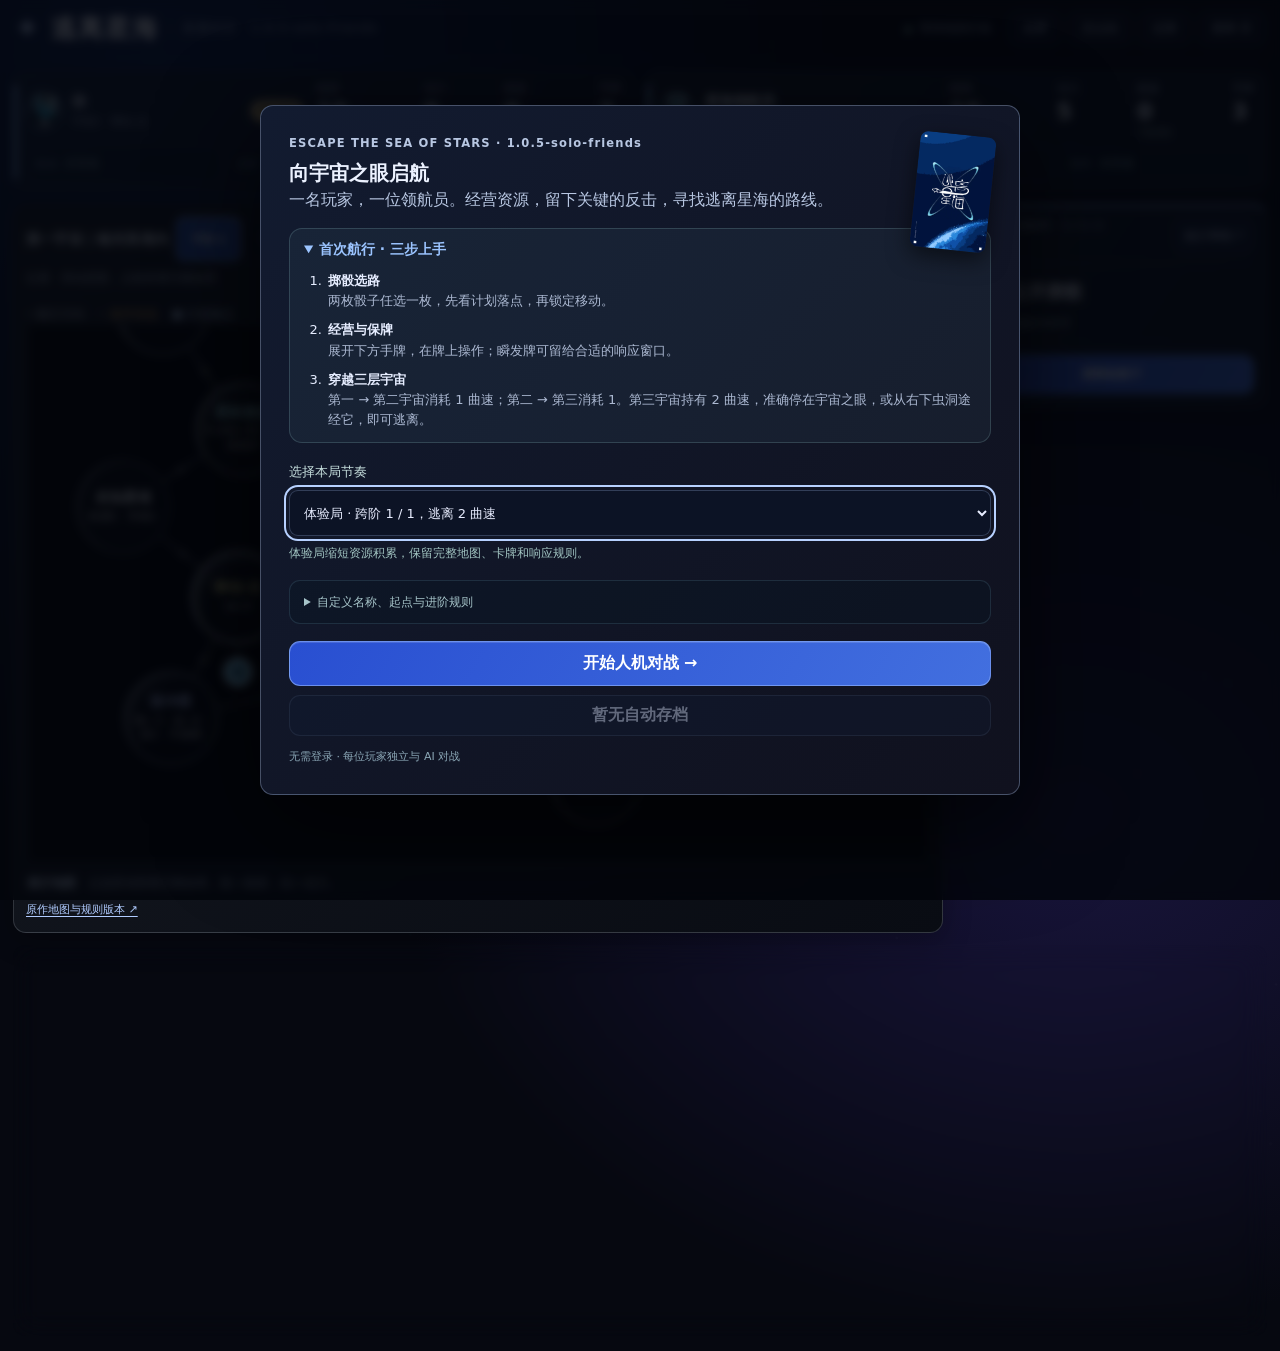
<file: index.html>
<!doctype html>
<html lang="zh-CN">
  <head>
    <meta charset="UTF-8" />
    <meta name="viewport" content="width=device-width, initial-scale=1.0, viewport-fit=cover" />
    <meta name="theme-color" content="#06111f" />
    <title>逃离星海 · 人机对战试玩</title>
    <meta name="description" content="与星海领航员进行一对一桌游对战。掷骰航行、经营装备、把握反击时机，穿越三层宇宙。打开即玩，无需登录。">
    <link rel="icon" href="favicon.svg" type="image/svg+xml" />
    <link rel="stylesheet" href="styles.css?v=1.0.5-solo-friends" />
    <link rel="stylesheet" href="responsive.css?v=1.0.5-solo-friends" />
    <link rel="stylesheet" href="map-art.css?v=1.0.5-solo-friends" />
  <link rel="stylesheet" href="product-ui.css?v=1.0.5-solo-friends"><link rel="stylesheet" href="flight-guide.css?v=1.0.5-solo-friends">
  </head>
  <body>
    <div class="starfield" aria-hidden="true"></div>
    <main class="app-shell">
      <header class="topbar"><div class="brand"><span class="brand-mark">✦</span><h1>逃离星海</h1><span class="duel-label">星图对决 · 1.0.5-solo-friends</span></div><span id="opponentActivity" class="opponent-activity" role="status">等待启航</span><nav class="top-actions"><button class="ghost-button" id="fullscreenButton" type="button" hidden>全屏</button><button class="ghost-button" id="rulesButton" type="button">怎么玩</button><button class="ghost-button" id="logButton" type="button">记录</button><button class="ghost-button" id="menuButton" type="button">菜单 ☰</button></nav></header>
      <section class="status-strip" id="playerList" aria-label="双方资源与装备"></section>
      <nav class="mobile-view-tabs" aria-label="切换对战视图"><button type="button" data-mobile-view="action" class="active">当前操作</button><button type="button" data-mobile-view="map">查看地图</button></nav>
      <section class="play-area">
        <section class="map-panel panel"><div class="map-header"><h2 id="mapTitle">第一宇宙</h2><div id="mapTabs" class="map-tabs"></div><div class="map-tools"><button class="ghost-button" id="mapZoomButton" type="button" aria-pressed="false">放大</button><button class="ghost-button" id="mapFocusButton" type="button">定位</button><button class="ghost-button" id="mapExpandButton" type="button" aria-expanded="false">专注星图</button></div></div><p class="map-scroll-hint" id="mapScaleHint">近看 · 滑动星图，点格查看完整效果</p><div class="map-legend"><span>─ 航行方向</span><span class="transport-key">┄ 条件传送</span><span class="planned-key">● 计划落点</span></div><div class="map-viewport" tabindex="0" aria-label="星图，可滚动查看"><div class="map-stage" id="mapStage"></div></div><div class="node-detail" id="nodeDetail" aria-live="polite"><strong>航行地图</strong><span>点选星域查看完整效果。能＝能源，动＝动力。</span></div><p class="map-art-note"><a href="map-source.html" target="_blank" rel="noopener">原作地图与规则版本 ↗</a></p></section>
        <aside class="round-card panel"><div class="round-meta"><span>第 <strong id="roundValue">1</strong> 轮</span><span id="modeValue">快速</span><span id="rollerValue" hidden></span></div><div class="phase-title-wrap"><span class="phase-number" id="phaseNumber">01</span><h2 id="phaseTitle">公开掷骰</h2></div><details class="phase-explanation"><summary>本阶段规则与时序</summary><p class="phase-help" id="phaseHelp"></p></details><div id="phaseControls"></div></aside>
      </section>
      <section class="hand-panel panel"><div class="hand-toolbar"><h2 id="handTitle">你的手牌</h2><span class="hand-count" id="handCount">0张</span><button id="toggleHandButton" class="ghost-button" type="button" aria-expanded="true" aria-controls="hand">收起手牌 ↓</button><div class="turn-actions" id="turnActions"></div></div><div class="hand" id="hand"></div></section>
    </main>
    <div id="phaseRail" hidden></div><div id="rankingList" hidden></div>
    <dialog id="menuDialog" class="modal utility-modal"><div class="rules-content"><div class="dialog-heading"><h2>对局菜单</h2><button data-close="menuDialog" class="ghost-button" type="button">返回对局 ×</button></div><div class="menu-actions"><button class="ghost-button" id="saveButton" type="button">保存局面</button><button class="ghost-button" id="loadButton" type="button">读取局面</button><button class="ghost-button" id="exportButton" type="button">导出存档</button><button class="ghost-button" id="importButton" type="button">导入存档</button><input id="importInput" type="file" accept="application/json,.json" hidden><button class="ghost-button" id="newButton" type="button">新对局</button><button class="danger-button" id="concedeButton" type="button">认输结束</button></div><p><a class="ghost-button library-link" href="library.html" target="_blank" rel="noopener">原作牌库与领航者路书 ↗</a></p><p class="menu-note">对手：星海领航员 · 本地策略 AI</p><p id="aiStatus" role="status">本地策略已就绪</p><p class="meta-label" id="lastAiAction">等待启航</p><p class="menu-note">每次操作自动保存到当前浏览器。AI只使用自己的手牌和公开局面。对局可从菜单导出备份。</p><p class="meta-label">剩余牌库：<span id="deckCount"></span> · 版本 1.0.5-solo-friends</p></div></dialog>
    <dialog id="logDialog" class="modal utility-modal"><div class="rules-content"><div class="dialog-heading"><h2>本局记录</h2><button data-close="logDialog" class="ghost-button" type="button">返回对局 ×</button></div><details id="aiReview" class="ai-review" hidden><summary>赛后 AI 复盘</summary><ol id="aiReviewList"></ol></details><ol id="eventLog" class="event-log"></ol></div></dialog>
    <dialog id="equipmentDialog" class="modal utility-modal"><div class="rules-content"><div class="dialog-heading"><h2 id="equipmentTitle">装备</h2><button data-close="equipmentDialog" class="ghost-button" type="button">返回 ×</button></div><div id="equipmentBody"></div></div></dialog>
    <dialog id="cardInfoDialog" class="modal utility-modal"><div class="rules-content"><div class="dialog-heading"><h2 id="cardInfoTitle">牌面</h2><button data-close="cardInfoDialog" class="ghost-button" type="button">返回 ×</button></div><p id="cardInfoBody"></p><p class="menu-note" id="cardInfoHint"></p></div></dialog>

    <dialog class="modal" id="setupDialog">
      <form method="dialog" id="setupForm">
        <img class="setup-card-back" src="assets/card-back.webp" alt="逃离星海原作牌背"><p class="eyebrow">ESCAPE THE SEA OF STARS · 1.0.5-solo-friends</p>
        <h2>向宇宙之眼启航</h2>
        <p>一名玩家，一位领航员。经营资源，留下关键的反击，寻找逃离星海的路线。</p>
        <input type="hidden" id="playerCount" value="2"><input type="hidden" id="privacyMode" value="off">
        <label class="setup-mode">选择本局节奏<select id="gameMode"><option value="experience" selected>体验局 · 跨阶 1 / 1，逃离 2 曲速</option><option value="quick">快速局 · 跨阶 1 / 2，逃离 3 曲速</option><option value="immersive">沉浸局 · 跨阶 2 / 3，逃离 4 曲速</option></select></label>
        <p class="mode-caption" id="setupModeHint">体验局缩短资源积累，保留完整地图、卡牌和响应规则。</p>
        <details class="setup-advanced"><summary>自定义名称、起点与进阶规则</summary>
          <div class="participant-setup" id="participantSetup"></div>
          <div class="form-grid"><label>停滞口径<select id="skipMode"><option value="loose" selected>宽松不叠加（默认）</option><option value="strict">严格叠加</option></select></label><label>随机种子<input id="seedInput" value="" placeholder="留空，每局不同" inputmode="numeric"></label></div>
        </details>
        <button class="primary-button full" value="default" type="submit">开始人机对战 →</button>
        <div class="button-row setup-secondary"><button class="secondary-button" id="restoreAutoButton" type="button">恢复最近自动存档</button><button class="ghost-button" id="cancelSetupButton" type="button">返回当前局</button></div>
        <p class="setup-footnote">无需登录 · 每位玩家独立与 AI 对战</p>
      </form>
    </dialog>

    <dialog class="modal rules-modal" id="rulesDialog">
      <div class="rules-content">
        <p class="eyebrow">IMPLEMENTED RULES & BOUNDARIES</p>
        <h2>怎么玩《逃离星海》</h2><p><a class="guide-link" href="rules.html" target="_blank" rel="noopener">打开完整规则指南 · 资源 / 回合 / 卡牌 / 地图 ↗</a></p>
        <section class="quick-guide">
          <h3>第一次玩：按这 7 步即可</h3>
          <ol class="rule-list">
            <li>标记“你”的一栏是你的资源与装备，标记“AI”的一栏是对手。建议首局用“体验局＋宽松”；AI会自动选点、出牌、响应和购买曲速。</li>
            <li>掷骰玩家公开投两枚D6；所有可行动玩家各自任选一枚，同点可重复选。</li>
            <li>看“计划落点”确认路径与沿途跃迁点，再锁定同步移动。</li>
            <li>计格移动经过，或机遇牌【自选跃迁】传至跃迁点时，可用30动力买1曲速（折扣装备为25）；体验局跨阶为1/1，快速局为1/2，沉浸局为2/3。可一次购买多点，多余曲速跨阶后保留。</li>
            <li>系统按掷骰玩家起顺时针结算落点，再统一摸牌和处理立即机遇牌。</li>
            <li>个人回合可连续打合法牌、装备或卸装；结束时手牌必须弃至3张。</li>
            <li>第三宇宙持有体验2/快速3/沉浸4曲速后，准确停在或由右下虫洞途经宇宙之眼即可逃离。</li>
          </ol>
          <div class="guide-grid">
            <details><summary>三种资源</summary><p>能源上限10；归零会跳过下一完整轮并在再下一轮恢复至至少5。动力无通用上限，用于交易和购买曲速。曲速用于跨阶及最终逃离。</p></details>
            <details><summary>响应链 · 电子裁定</summary><p>最新纸面写按出牌顺序依次结算；此电子版为保留反制窗口，采用以下明确裁定：瞬发牌按实际打出顺序入链，连续一圈无人继续响应后从最后一张逆序结算。绝对湮灭可取消链中未完成牌，也可弃置场上装备。</p></details>
            <details><summary>公平对战与胜负</summary><p>你始终能查看自己的手牌，不能操作AI手牌。AI只使用自己的手牌、公开装备和局面。有人逃离后完成当前轮，同轮逃离算平局，否则先逃离者获胜。</p></details>
            <details><summary>保存与认输</summary><p>每次操作都会自动存档，在菜单中也可手动保存或导出。在公开掷骰、选点、自己的响应机会或个人回合，可以从菜单认输并结束本局。</p></details>
          </div>
        </section>
        <div class="rules-columns">
          <section>
            <h3>当前电子规则</h3>
            <ul class="rule-list">
              <li>轮换先手投掷两枚公开D6；全员公开任选其一。</li>
              <li>同步确定路径；从掷骰玩家开始结算落点；统一摸牌后进入个人回合。</li>
              <li>三层宇宙全部格子、普通航线、虫洞、奇异隧道、跨阶与宇宙之眼。</li>
              <li>128张常规牌与16张机遇牌；三类装备槽与换装弃旧。</li>
              <li>掠夺、强制交易、装备加减与累乘、明确标注电子裁定的瞬发响应链。</li>
              <li>能源耗尽、停滞、跳轮恢复、手牌上限、逃离移除与同轮并列。</li>
              <li>固定一名玩家对战AI，自动存档，以及安全检查点认输。</li>
              <li>两种雷达的私密选牌与牌堆顶排序；多张立即牌由获得者本人决定结算顺序。</li>
              <li>【戴森球】与【空间探针】的每一次经过型收益都拥有独立响应窗口，装备被湮灭后会取消本次触发。</li>
              <li>机遇牌【自选跃迁】完整结算目标格：传至跃迁点可购买曲速，传至未知星域可摸1机遇＋1常规，传至宇宙之眼可检查逃离。</li>
              <li>常规牌【定向跃迁】是向前移动1—6格的另一张牌；会结算终点格，不摸基础常规牌；终点印刷的额外摸牌仍结算。</li>
            </ul>
          </section>
          <section>
            <h3>本版本补充裁定</h3>
            <ul class="rule-list" id="prototypeRulings"></ul>
          </section>
        </div>
        <div class="boundary-note">
          <strong>仍未包含</strong>
          <p>本试玩版使用本地策略AI，保留完整地图、卡牌和响应规则。尚未包含真人联机、账号系统与完整音乐音效。</p>
        </div>
        <button class="primary-button full" id="closeRulesButton" type="button">返回游戏</button>
      </div>
    </dialog>

    <button id="handBackdrop" type="button" aria-label="收起手牌" hidden></button><dialog id="nodeDialog" class="modal utility-modal"><div class="rules-content"><div class="dialog-heading"><h2 id="nodeDialogTitle">星域详情</h2><button class="ghost-button" data-close="nodeDialog" type="button">关闭 ×</button></div><p id="nodeDialogText"></p></div></dialog><div id="equipmentPopover" class="equipment-popover" role="dialog" aria-label="装备槽操作" hidden></div>
    <div id="hoverDetail" class="hover-detail" role="tooltip" hidden></div>
    <div class="feedback-layer" id="feedbackLayer" aria-hidden="true"></div>
    <div class="toast" id="toast" role="status" aria-live="polite"></div>
    <script src="card-art.js?v=1.0.5-solo-friends"></script><script src="game-data.js?v=1.0.5-solo-friends"></script>
    <script src="game-core.js?v=1.0.5-solo-friends"></script>
    <script src="game-ai.js?v=1.0.5-solo-friends"></script>
    <script src="duel-session.js"></script>
    <script src="map-art.js?v=1.0.5-solo-friends"></script>
    <script src="encounter-view.js?v=1.0.5-solo-friends"></script><script src="save-validation.js?v=1.0.5-solo-friends"></script><script src="card-availability.js?v=1.0.5-solo-friends"></script><script src="app.js?v=1.0.5-solo-friends"></script>
  <script src="flight-guide.js?v=1.0.5-solo-friends"></script>
  </body>
</html>
</file>
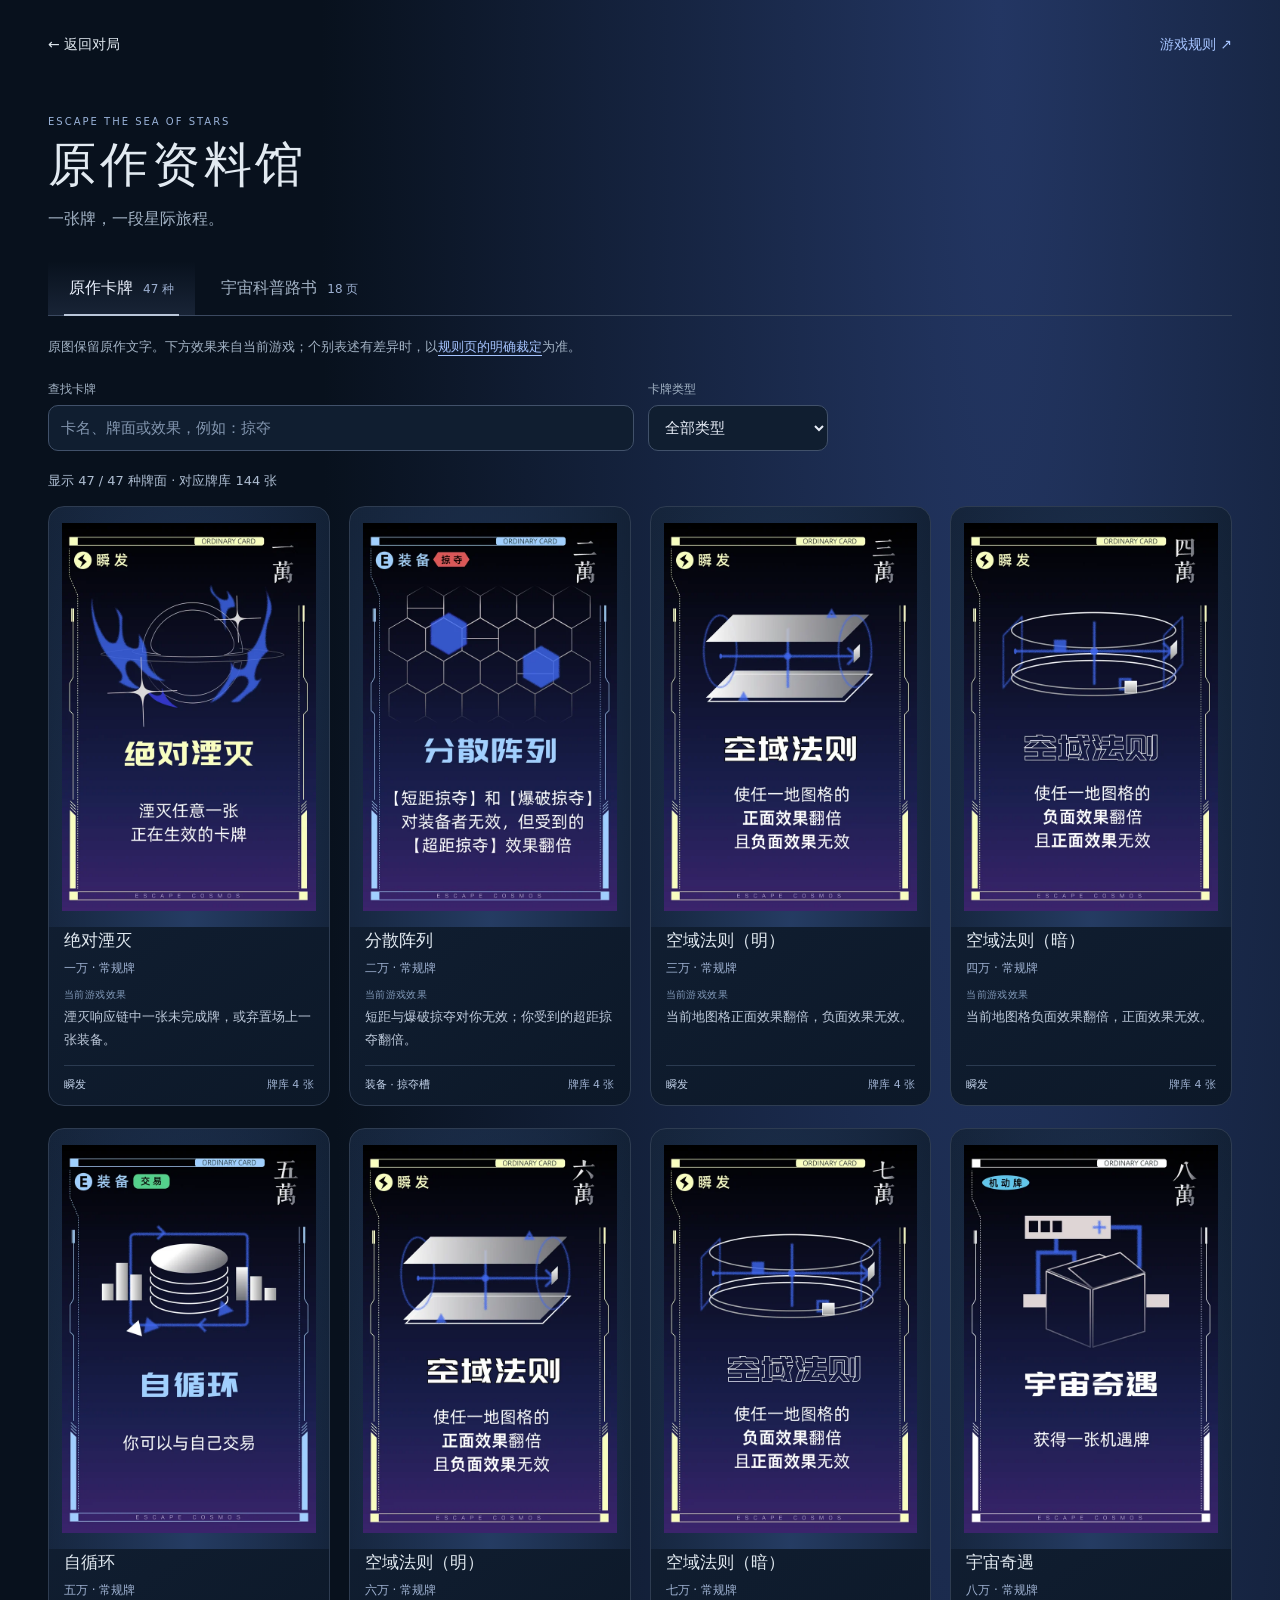
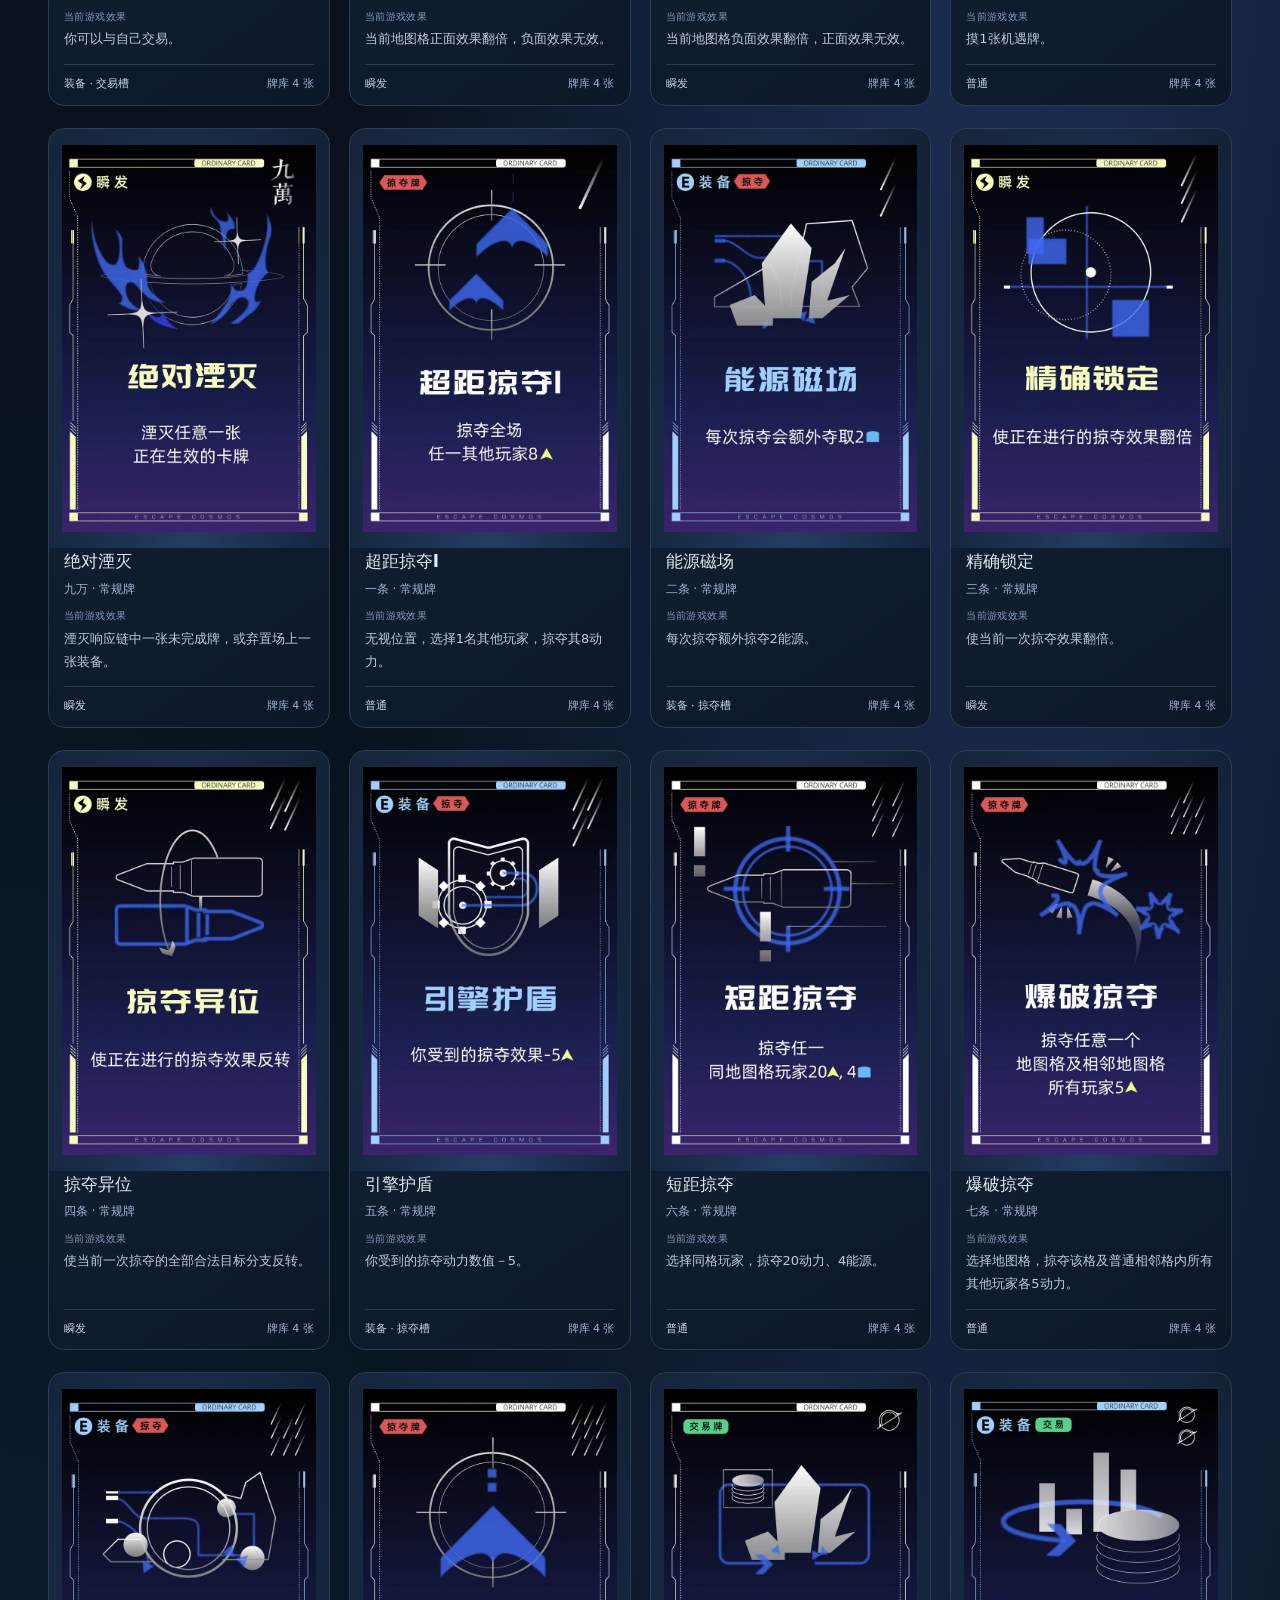
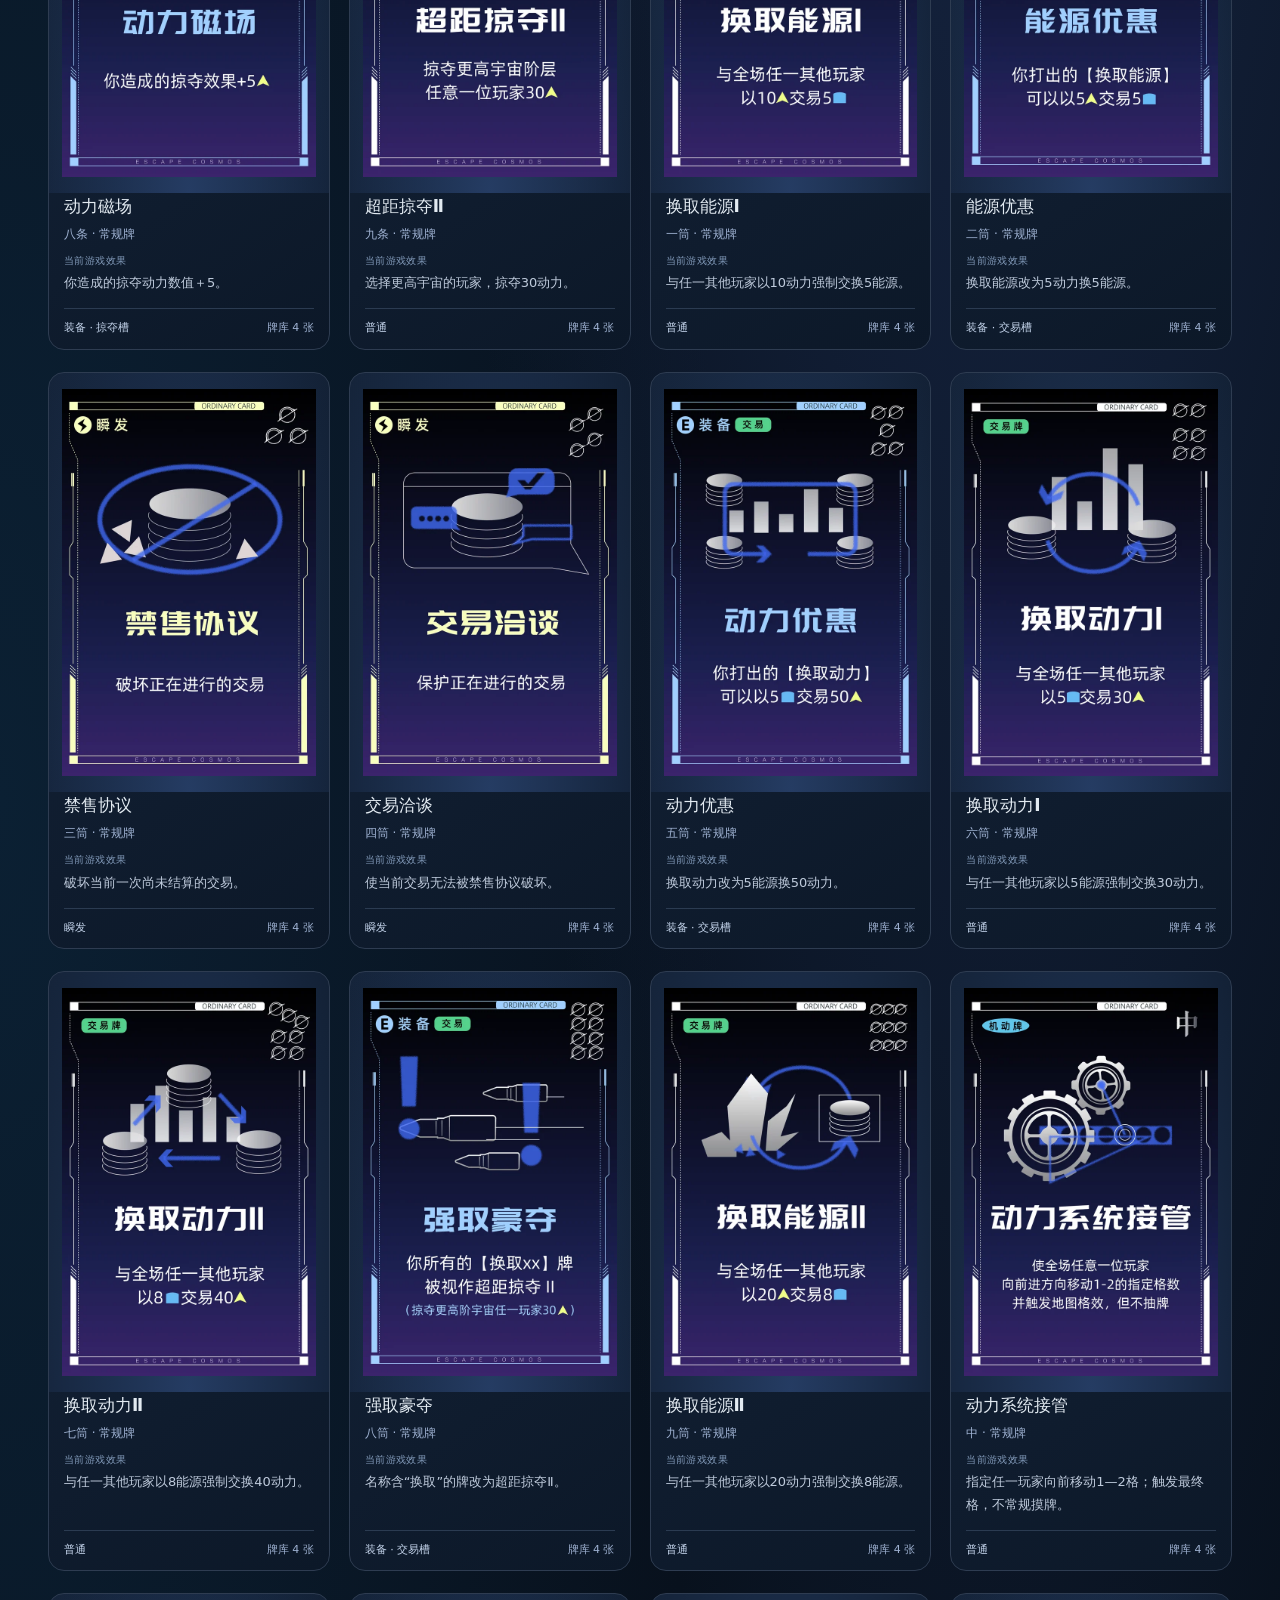
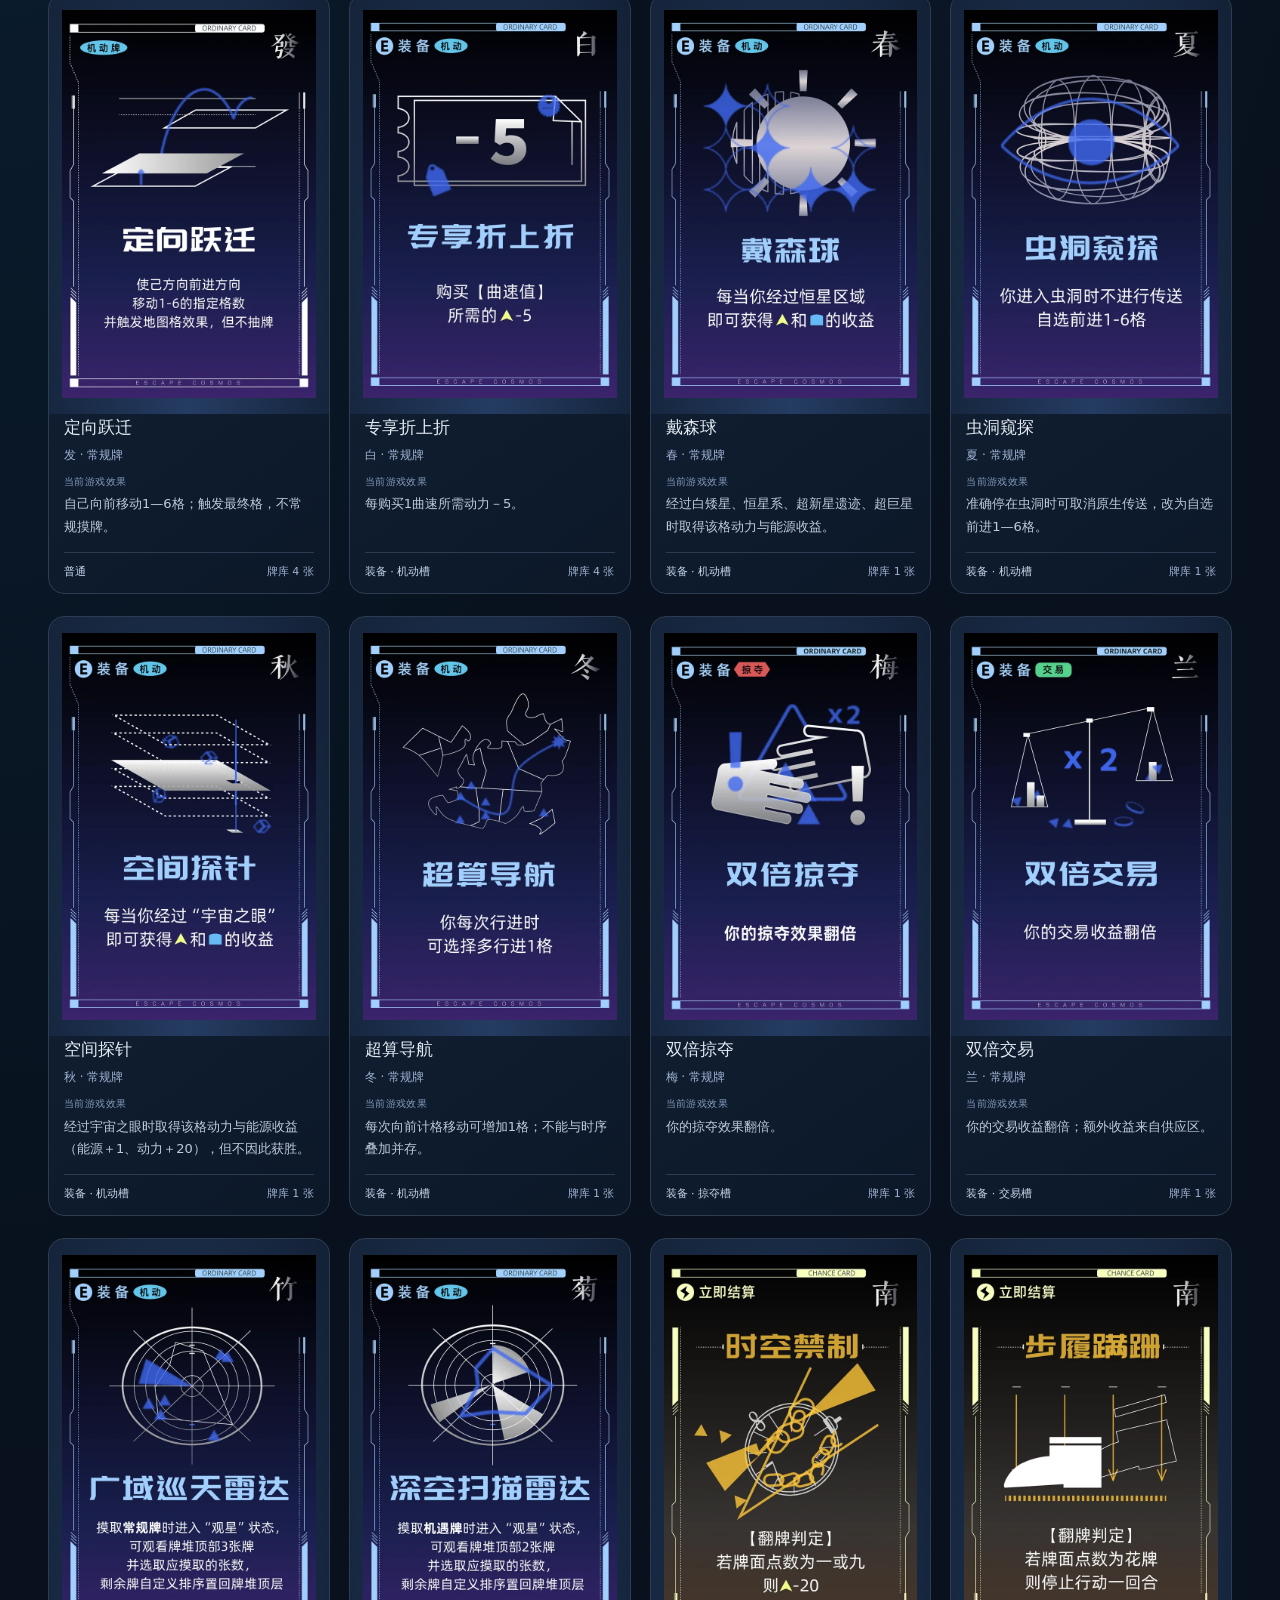
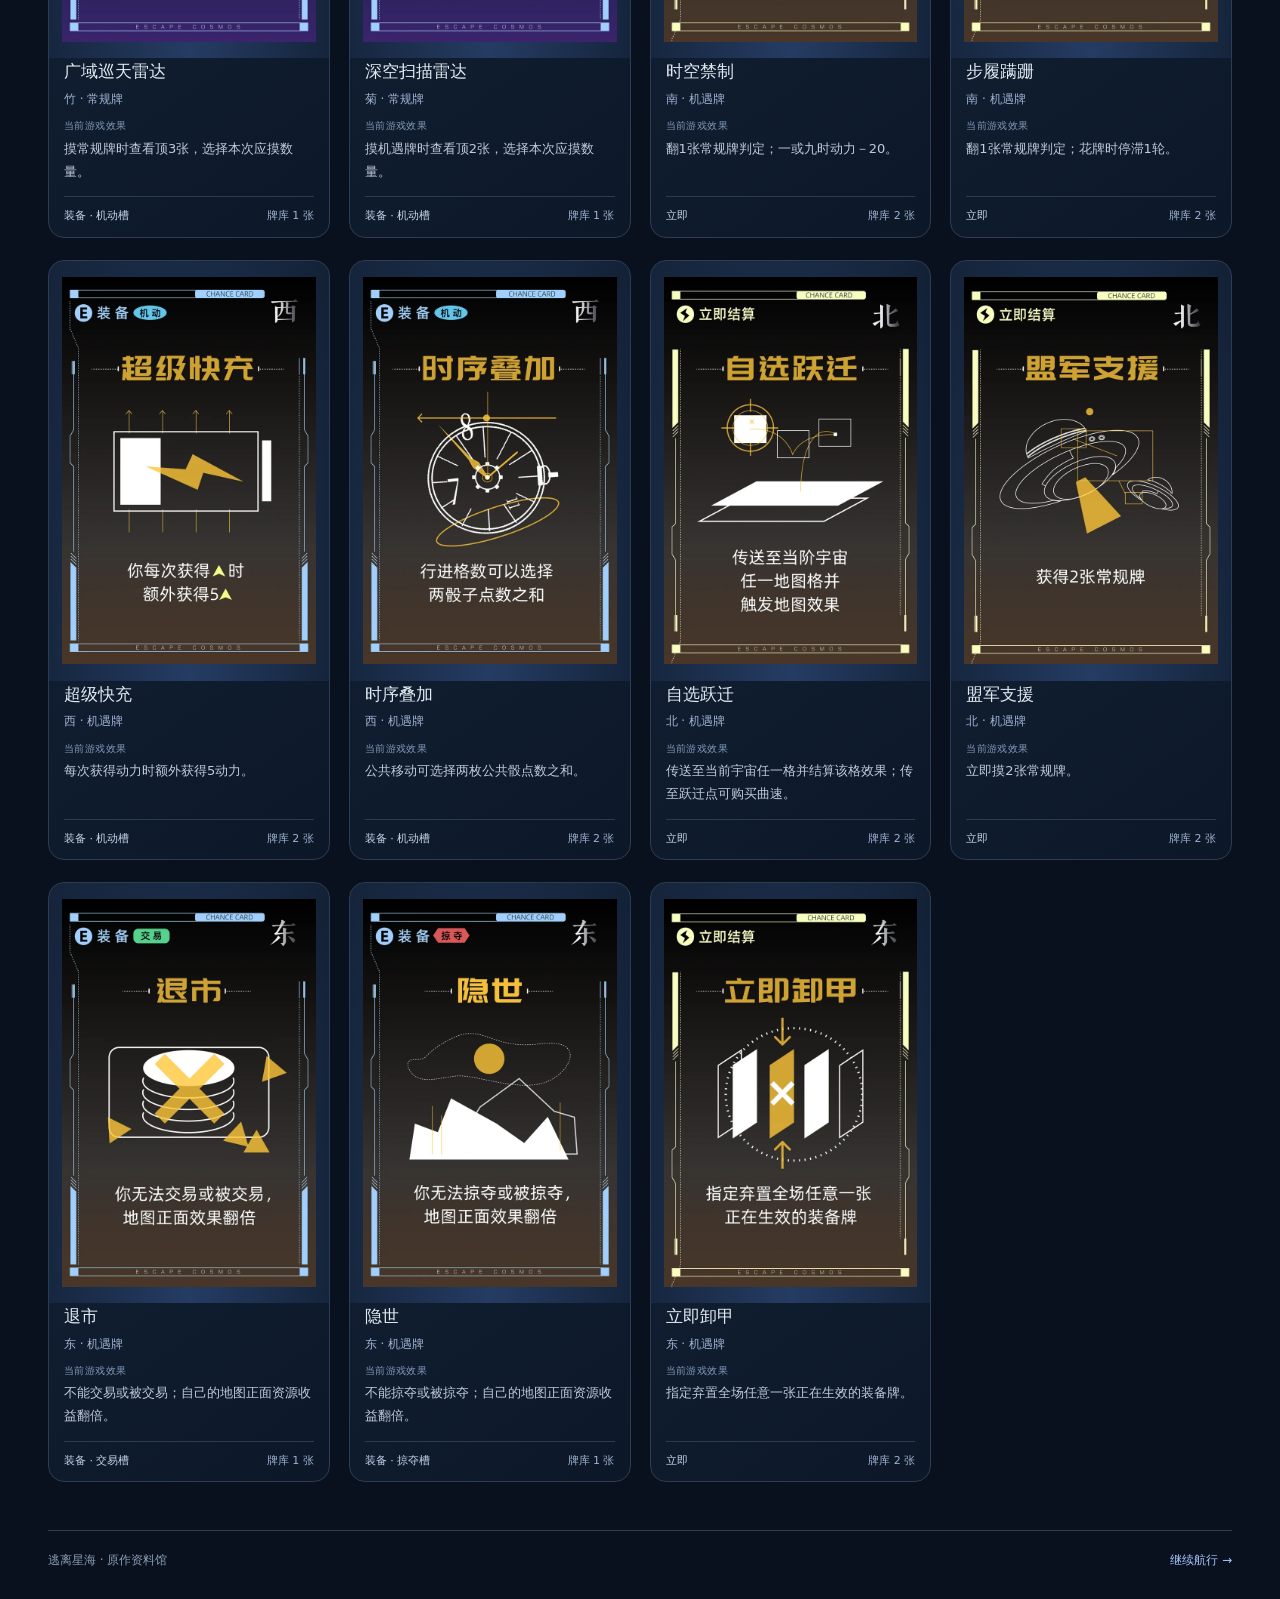
<file: library.html>
<!doctype html>
<html lang="zh-CN">
<head>
  <meta charset="UTF-8">
  <meta name="viewport" content="width=device-width, initial-scale=1, viewport-fit=cover">
  <meta name="theme-color" content="#08111d">
  <title>原作资料馆 · 逃离星海</title>
  <meta name="description" content="阅读逃离星海原始牌面、当前游戏效果与宇宙科普路书。">
  <link rel="icon" href="favicon.svg" type="image/svg+xml">
  <link rel="stylesheet" href="library.css?v=1.0.4">
</head>
<body>
  <a class="skip-link" href="#libraryContent">跳到资料内容</a>
  <header class="library-header">
    <a class="back-link" href="index.html">← 返回对局</a>
    <a class="rule-link" href="rules.html">游戏规则 ↗</a>
  </header>
  <main class="library-shell">
    <div class="library-heading"><p class="eyebrow">ESCAPE THE SEA OF STARS</p><h1>原作资料馆</h1><p class="lead">一张牌，一段星际旅程。</p></div>
    <div class="library-tabs" role="tablist" aria-label="资料类别">
      <button id="cardsTab" role="tab" type="button" aria-selected="true" aria-controls="cardsPanel">原作卡牌 <span id="cardsTotal"></span></button>
      <button id="fieldbookTab" role="tab" type="button" aria-selected="false" aria-controls="fieldbookPanel" tabindex="-1">宇宙科普路书 <span id="fieldbookTotal"></span></button>
    </div>
    <div id="libraryContent" tabindex="-1">
      <section id="cardsPanel" role="tabpanel" aria-labelledby="cardsTab">
        <p class="library-note">原图保留原作文字。下方效果来自当前游戏；个别表述有差异时，以<a href="rules.html">规则页的明确裁定</a>为准。</p>
        <form class="card-filters" role="search" id="cardSearchForm">
          <label class="search-label" for="cardSearch"><span>查找卡牌</span><input id="cardSearch" type="search" placeholder="卡名、牌面或效果，例如：掠夺" autocomplete="off"></label>
          <label class="type-label" for="cardType"><span>卡牌类型</span><select id="cardType"><option value="all">全部类型</option><option value="equipment">装备</option><option value="instant">瞬发</option><option value="normal">普通</option><option value="immediate">立即</option></select></label>
        </form>
        <p id="cardResults" class="result-count" role="status" aria-live="polite"></p>
        <div id="cardGrid" class="card-grid"></div>
        <p id="cardEmpty" class="empty-message" hidden>没有找到这张牌。试试更短的关键词，或切换到“全部类型”。</p>
      </section>
      <section id="fieldbookPanel" role="tabpanel" aria-labelledby="fieldbookTab" hidden>
        <p class="library-note">原作科普资料，带你认识星图里的宇宙。这些内容不作为游戏结算规则；点击任一页可展开、滚动和放大阅读。</p>
        <div id="fieldbookGrid" class="fieldbook-grid"></div>
      </section>
    </div>
    <noscript><p class="empty-message">此资料馆需要启用 JavaScript 来读取卡牌与图片。你也可以返回<a href="index.html">对局</a>或阅读<a href="rules.html">规则说明</a>。</p></noscript>
    <footer class="library-footer"><span>逃离星海 · 原作资料馆</span><a href="index.html">继续航行 →</a></footer>
  </main>
  <dialog id="artReader" class="art-reader" aria-labelledby="readerTitle">
    <div class="reader-header"><div><p id="readerKind" class="eyebrow"></p><h2 id="readerTitle"></h2></div><button id="closeReader" type="button" class="reader-close">返回 ×</button></div>
    <div class="reader-toolbar"><div class="reader-zoom" role="group" aria-label="调整图片大小"><button id="zoomOut" type="button" aria-label="缩小图片">−</button><span id="zoomValue" aria-live="polite">100%</span><button id="zoomIn" type="button" aria-label="放大图片">＋</button><button id="zoomFit" type="button">适合宽度</button></div><span class="reader-hint">放大后可横向、纵向滚动</span></div>
    <div class="reader-body"><div id="readerViewport" class="reader-image-viewport" tabindex="0" aria-label="原图阅读区，可滚动"><img id="readerImage" alt=""></div><aside class="reader-description"><p id="readerMeta" class="reader-meta"></p><h3 id="readerEffectTitle">当前游戏效果</h3><p id="readerEffect"></p><p class="reader-note" id="readerNote"></p><a id="readerRules" href="rules.html">查看完整游戏规则 ↗</a></aside></div>
    <div class="reader-navigation"><button id="previousArt" type="button">← 上一张</button><span id="readerPosition"></span><button id="nextArt" type="button">下一张 →</button></div>
  </dialog>
  <script src="game-data.js?v=1.0.4"></script>
  <script src="card-art.js?v=1.0.4"></script>
  <script src="library.js?v=1.0.4"></script>
</body>
</html>
</file>
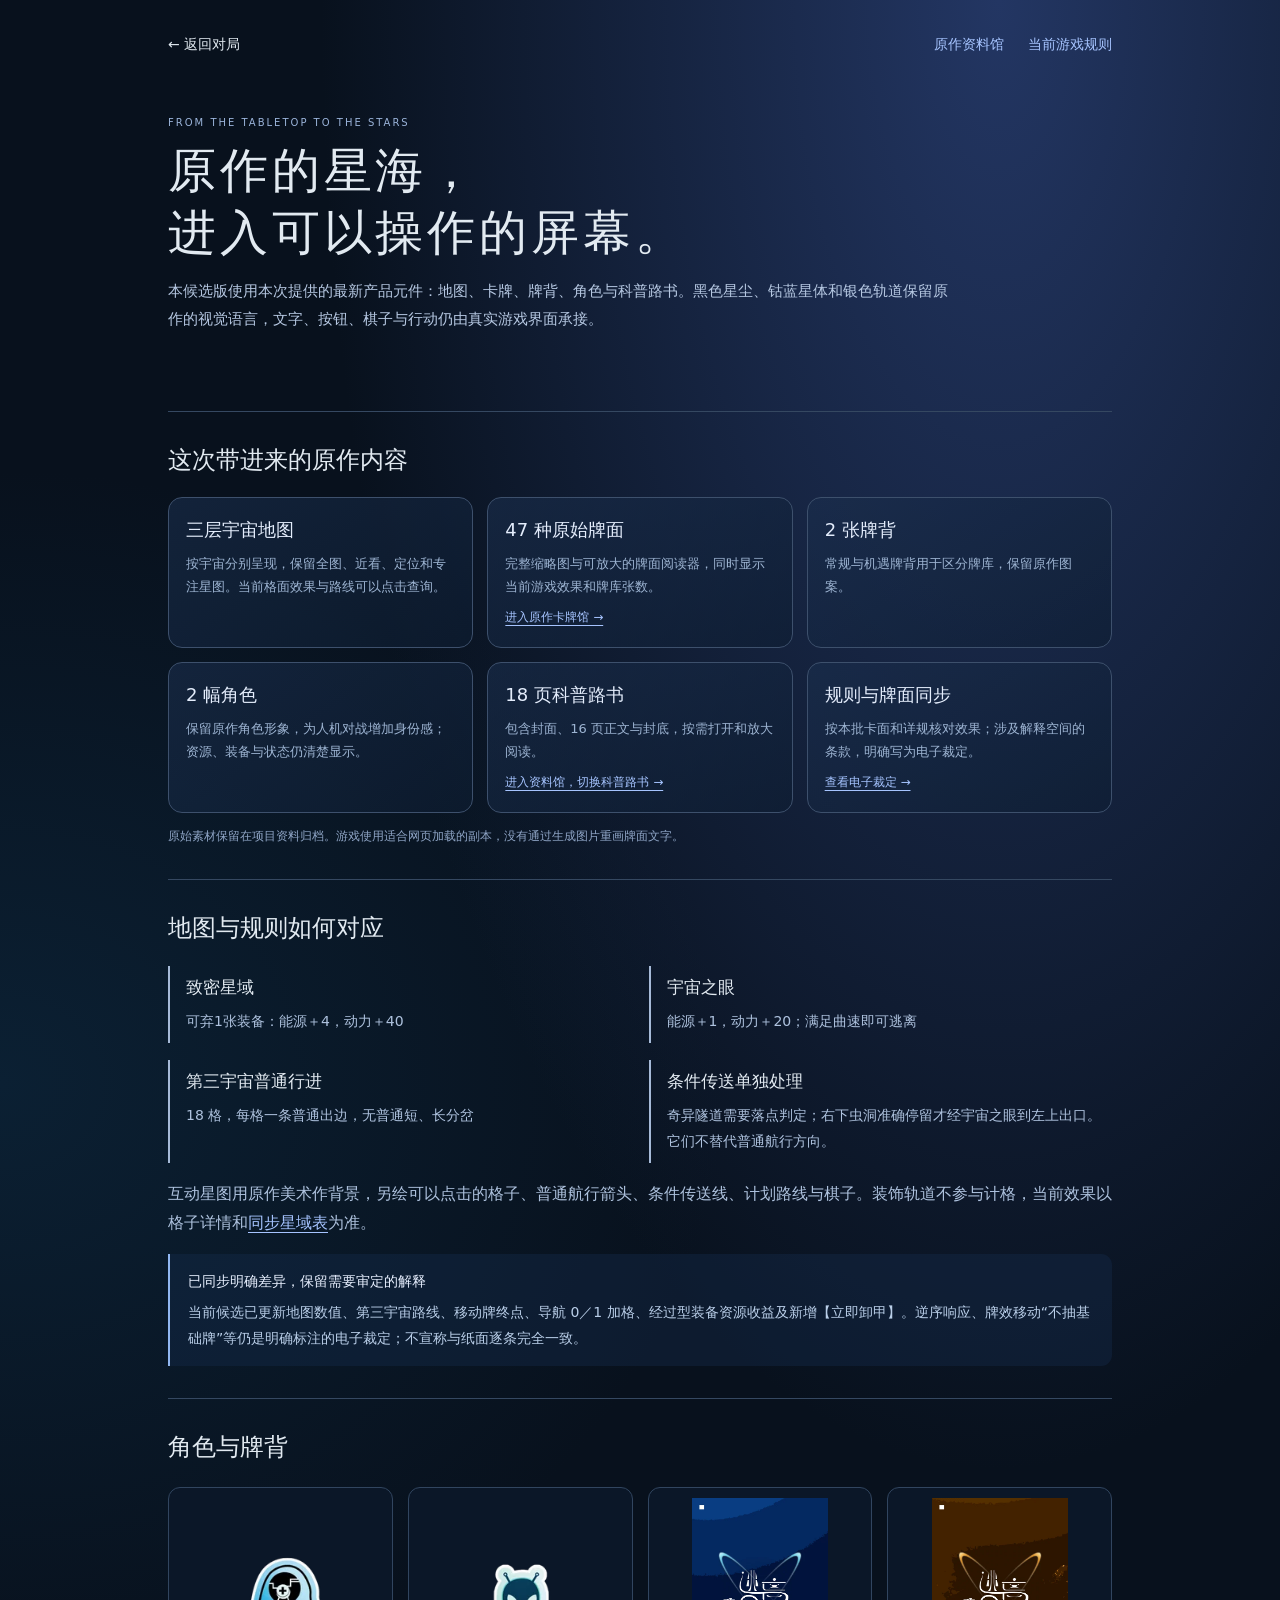
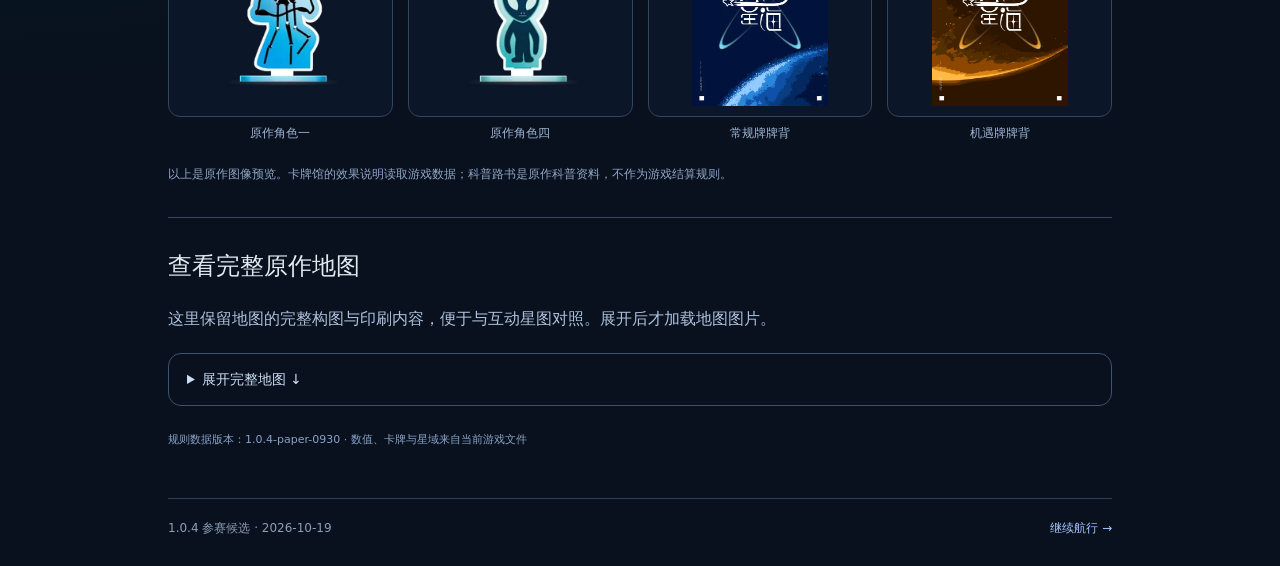
<file: map-source.html>
<!doctype html>
<html lang="zh-CN"><head><meta charset="UTF-8"><meta name="viewport" content="width=device-width,initial-scale=1,viewport-fit=cover"><meta name="theme-color" content="#08111d"><title>原作进入星海 · 美术与规则来源</title><link rel="icon" href="favicon.svg" type="image/svg+xml"><link rel="stylesheet" href="library.css?v=1.0.4"><style>
.library-header,.library-shell{max-width:1000px}.library-header{flex-wrap:wrap;gap:10px 24px}.library-header a:first-child{margin-right:auto}.library-heading h1{line-height:1.3}.intro{max-width:780px;font-size:15px;line-height:1.85;color:#b6c8e2}section{margin-top:32px;padding-top:29px;border-top:1px solid #354861}h2{font-size:24px;font-weight:600;margin:0 0 18px}h3{font-size:17px;margin:0 0 8px;font-weight:600}p{line-height:1.85;color:#aec2de}.assets{display:grid;grid-template-columns:repeat(3,minmax(0,1fr));gap:14px}.asset-item{padding:18px 17px;border:1px solid #3d506c;border-radius:14px;background:linear-gradient(145deg,#1a2e4d99,#0d1d3299)}.asset-item strong{display:block;font-size:18px;color:#e4edfc;font-weight:500}.asset-item p{font-size:13px;line-height:1.75;margin:8px 0 0;color:#9db4d2}.asset-item a{display:inline-block;margin-top:10px;font-size:12px}.consistency{display:grid;grid-template-columns:repeat(2,minmax(0,1fr));gap:17px}.consistency article{border-left:2px solid #a6bad8;padding:8px 0 8px 16px}.consistency p{font-size:14px;margin:0}.note{font-size:14px;background:#152b4b66;border-left:2px solid #91b7f1;border-radius:0 11px 11px 0;padding:15px 18px;color:#b9cee8;line-height:1.85}.note strong{display:block;color:#e8f0ff;font-weight:500;margin-bottom:5px}.small{font-size:12px;color:#8fa5c6}.source-art-grid{display:grid;grid-template-columns:repeat(4,minmax(0,1fr));gap:15px;margin:20px 0}.source-art-grid figure{margin:0;min-width:0}.source-art-grid img{width:100%;height:230px;object-fit:contain;display:block;background:#0b1728;border:1px solid #31455f;border-radius:12px;padding:10px}.source-art-grid figcaption{font-size:12px;color:#9fb5d4;text-align:center;margin-top:7px}details{margin-top:20px;border:1px solid #3c5270;border-radius:13px;overflow:hidden}summary{cursor:pointer;padding:14px 18px;color:#ccddf6;min-height:50px;font-size:14px}details[open] summary{border-bottom:1px solid #344b69}.map-copy{padding:16px;background:#050a12}.map-copy img{width:100%;height:auto;display:block}.map-copy p{font-size:12px;margin:12px 0 0;color:#92aacb}.version-text{font-size:11px;color:#8ba3c8;margin-top:24px}@media(max-width:700px){.library-header{gap:8px 17px}.library-header a{font-size:12px}.assets{grid-template-columns:repeat(2,minmax(0,1fr));gap:11px}.asset-item{padding:14px 12px}.asset-item strong{font-size:16px}.asset-item p{font-size:12px}.consistency{grid-template-columns:1fr}.source-art-grid{grid-template-columns:repeat(2,minmax(0,1fr));gap:13px}.source-art-grid img{height:220px}.note{font-size:13px;padding:13px 15px}h2{font-size:22px}section{margin-top:27px;padding-top:24px}.map-copy{padding:7px}}@media(max-width:360px){.assets{grid-template-columns:1fr}.source-art-grid img{height:190px}}
</style></head><body>
<nav class="library-header" aria-label="页面导航"><a class="back-link" href="index.html">← 返回对局</a><a href="library.html">原作资料馆</a><a href="rules.html">当前游戏规则</a></nav>
<main class="library-shell"><header class="library-heading"><p class="eyebrow">FROM THE TABLETOP TO THE STARS</p><h1>原作的星海，<br>进入可以操作的屏幕。</h1><p class="intro">本候选版使用本次提供的最新产品元件：地图、卡牌、牌背、角色与科普路书。黑色星尘、钴蓝星体和银色轨道保留原作的视觉语言，文字、按钮、棋子与行动仍由真实游戏界面承接。</p></header>
<section><h2>这次带进来的原作内容</h2><div class="assets"><article class="asset-item"><strong>三层宇宙地图</strong><p>按宇宙分别呈现，保留全图、近看、定位和专注星图。当前格面效果与路线可以点击查询。</p></article><article class="asset-item"><strong id="sourceCardCount">47 种原始牌面</strong><p>完整缩略图与可放大的牌面阅读器，同时显示当前游戏效果和牌库张数。</p><a href="library.html">进入原作卡牌馆 →</a></article><article class="asset-item"><strong>2 张牌背</strong><p>常规与机遇牌背用于区分牌库，保留原作图案。</p></article><article class="asset-item"><strong>2 幅角色</strong><p>保留原作角色形象，为人机对战增加身份感；资源、装备与状态仍清楚显示。</p></article><article class="asset-item"><strong>18 页科普路书</strong><p>包含封面、16 页正文与封底，按需打开和放大阅读。</p><a href="library.html">进入资料馆，切换科普路书 →</a></article><article class="asset-item"><strong>规则与牌面同步</strong><p>按本批卡面和详规核对效果；涉及解释空间的条款，明确写为电子裁定。</p><a href="rules.html#responses">查看电子裁定 →</a></article></div><p class="small">原始素材保留在项目资料归档。游戏使用适合网页加载的副本，没有通过生成图片重画牌面文字。</p></section>
<section><h2>地图与规则如何对应</h2><div class="consistency"><article><h3>致密星域</h3><p id="sourceDense">正在读取当前地图效果…</p></article><article><h3>宇宙之眼</h3><p id="sourceEye">正在读取当前地图效果…</p></article><article><h3>第三宇宙普通行进</h3><p id="sourceStage3">正在读取当前地图路线…</p></article><article><h3>条件传送单独处理</h3><p>奇异隧道需要落点判定；右下虫洞准确停留才经宇宙之眼到左上出口。它们不替代普通航行方向。</p></article></div><p>互动星图用原作美术作背景，另绘可以点击的格子、普通航行箭头、条件传送线、计划路线与棋子。装饰轨道不参与计格，当前效果以格子详情和<a href="rules.html#map">同步星域表</a>为准。</p><div class="note"><strong>已同步明确差异，保留需要审定的解释</strong>当前候选已更新地图数值、第三宇宙路线、移动牌终点、导航 0／1 加格、经过型装备资源收益及新增【立即卸甲】。逆序响应、牌效移动“不抽基础牌”等仍是明确标注的电子裁定；不宣称与纸面逐条完全一致。</div></section>
<section><h2>角色与牌背</h2><div class="source-art-grid"><figure><img src="assets/pilot-1.webp" loading="lazy" decoding="async" alt="原作角色一，完整图像预览"><figcaption>原作角色一</figcaption></figure><figure><img src="assets/pilot-4.webp" loading="lazy" decoding="async" alt="原作角色四，完整图像预览"><figcaption>原作角色四</figcaption></figure><figure><img src="assets/card-back.webp" loading="lazy" decoding="async" alt="常规牌原作牌背"><figcaption>常规牌牌背</figcaption></figure><figure><img src="assets/opportunity-back.webp" loading="lazy" decoding="async" alt="机遇牌原作牌背"><figcaption>机遇牌牌背</figcaption></figure></div><p class="small">以上是原作图像预览。卡牌馆的效果说明读取游戏数据；科普路书是原作科普资料，不作为游戏结算规则。</p></section>
<section><h2>查看完整原作地图</h2><p>这里保留地图的完整构图与印刷内容，便于与互动星图对照。展开后才加载地图图片。</p><details id="originalMap"><summary>展开完整地图 ↓</summary><div class="map-copy"><img id="originalMapImage" data-src="assets/original-map.webp" loading="lazy" decoding="async" width="1822" height="4098" alt="逃离星海原作三宇宙地图的网页副本，保留原始构图与文字"><p><a href="assets/original-map.webp" target="_blank" rel="noopener">单独打开地图图片 ↗</a></p></div></details><noscript><p><a href="assets/original-map.webp">打开原作地图图片</a></p></noscript></section>
<p id="dataStatus" class="version-text" role="status"></p><footer class="library-footer"><span>1.0.4 参赛候选 · 2026-10-19</span><a href="index.html">继续航行 →</a></footer></main><script src="game-data.js?v=1.0.4"></script><script src="game-core.js?v=1.0.4"></script><script src="rules-current.js?v=1.0.4"></script></body></html>
</file>
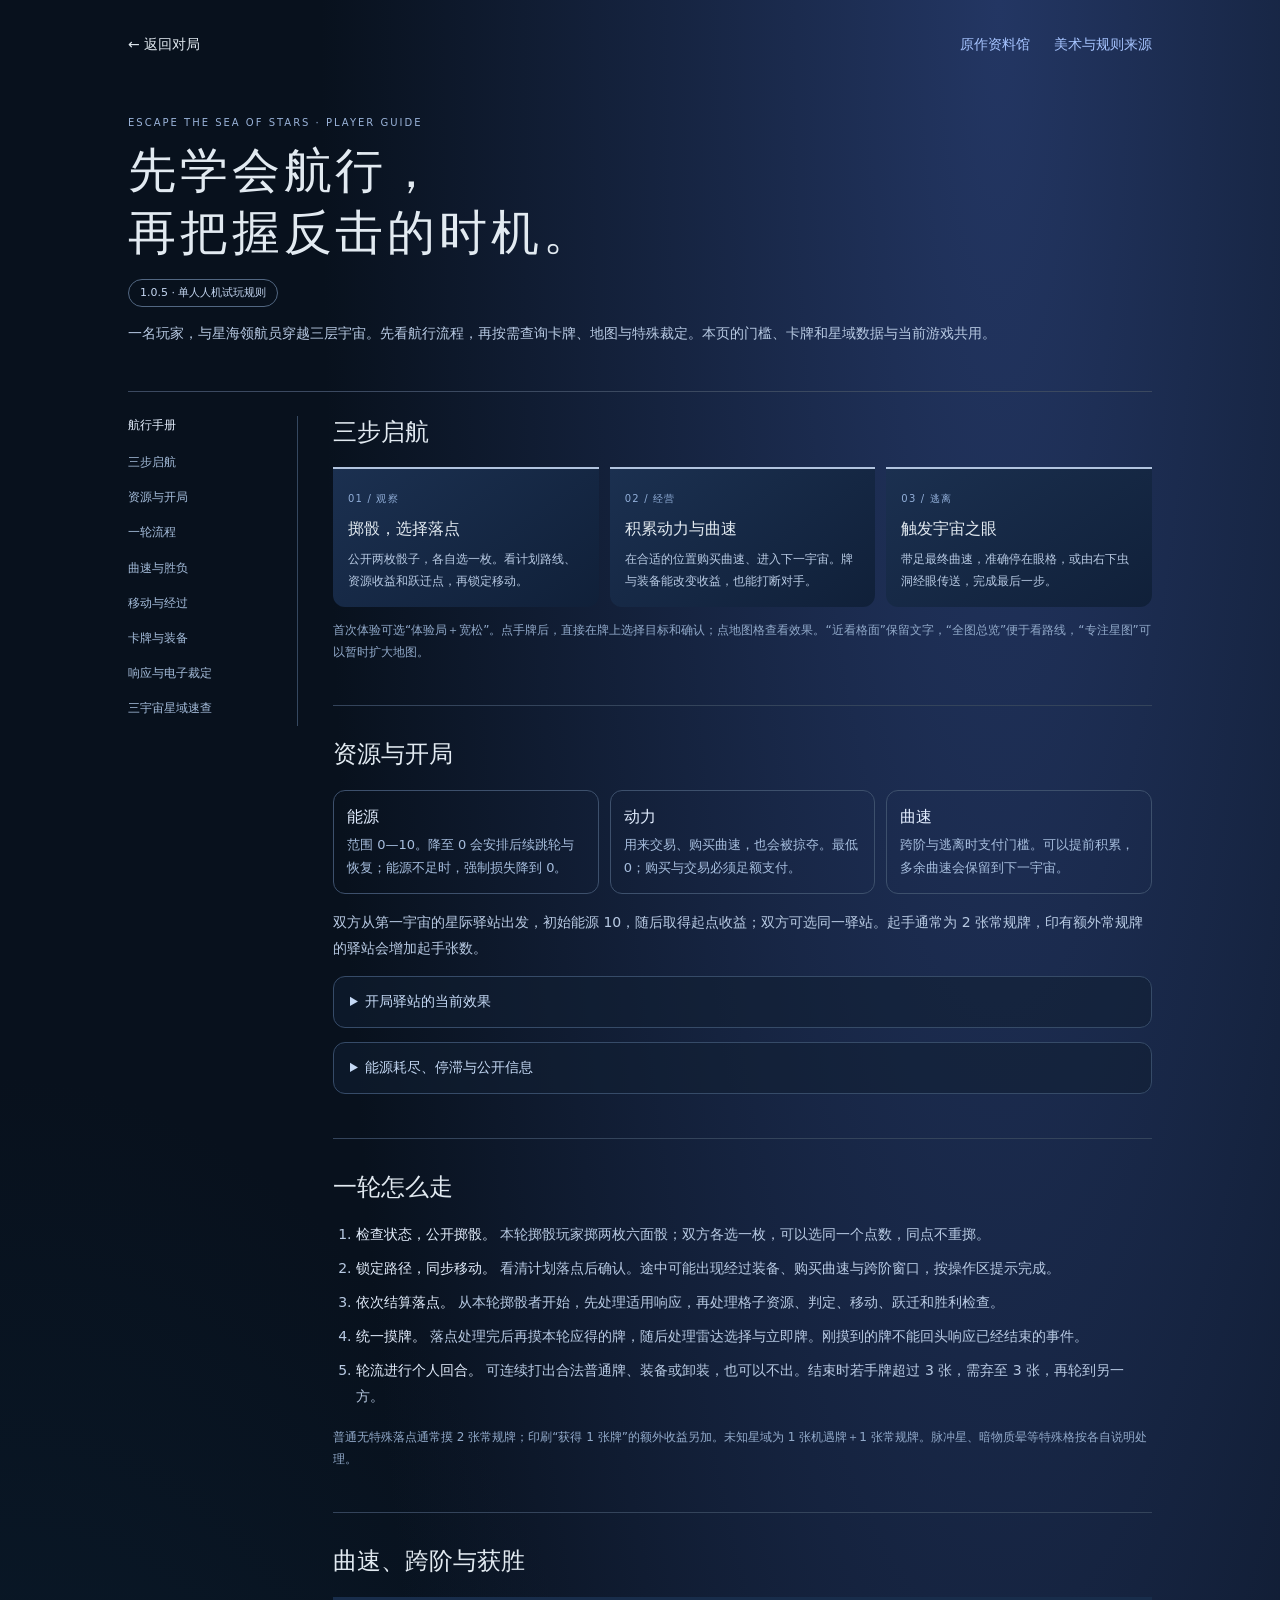
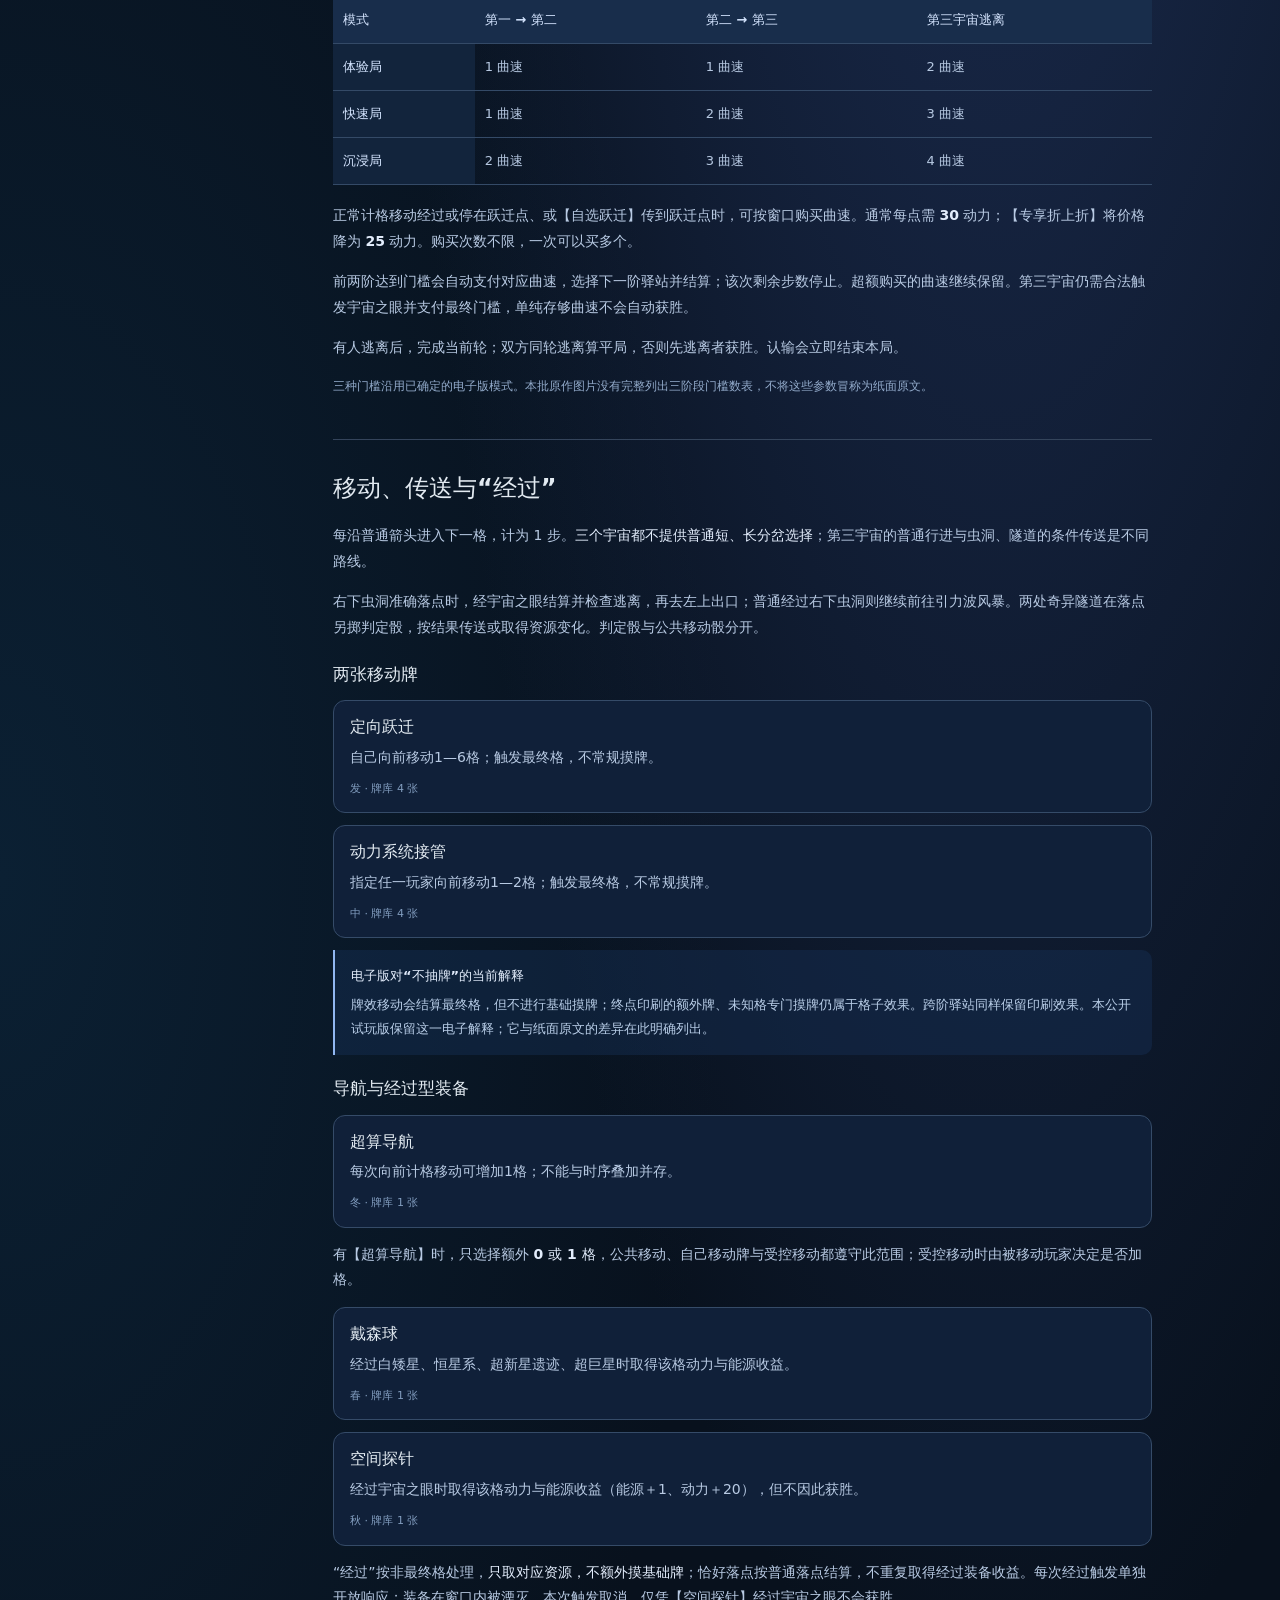
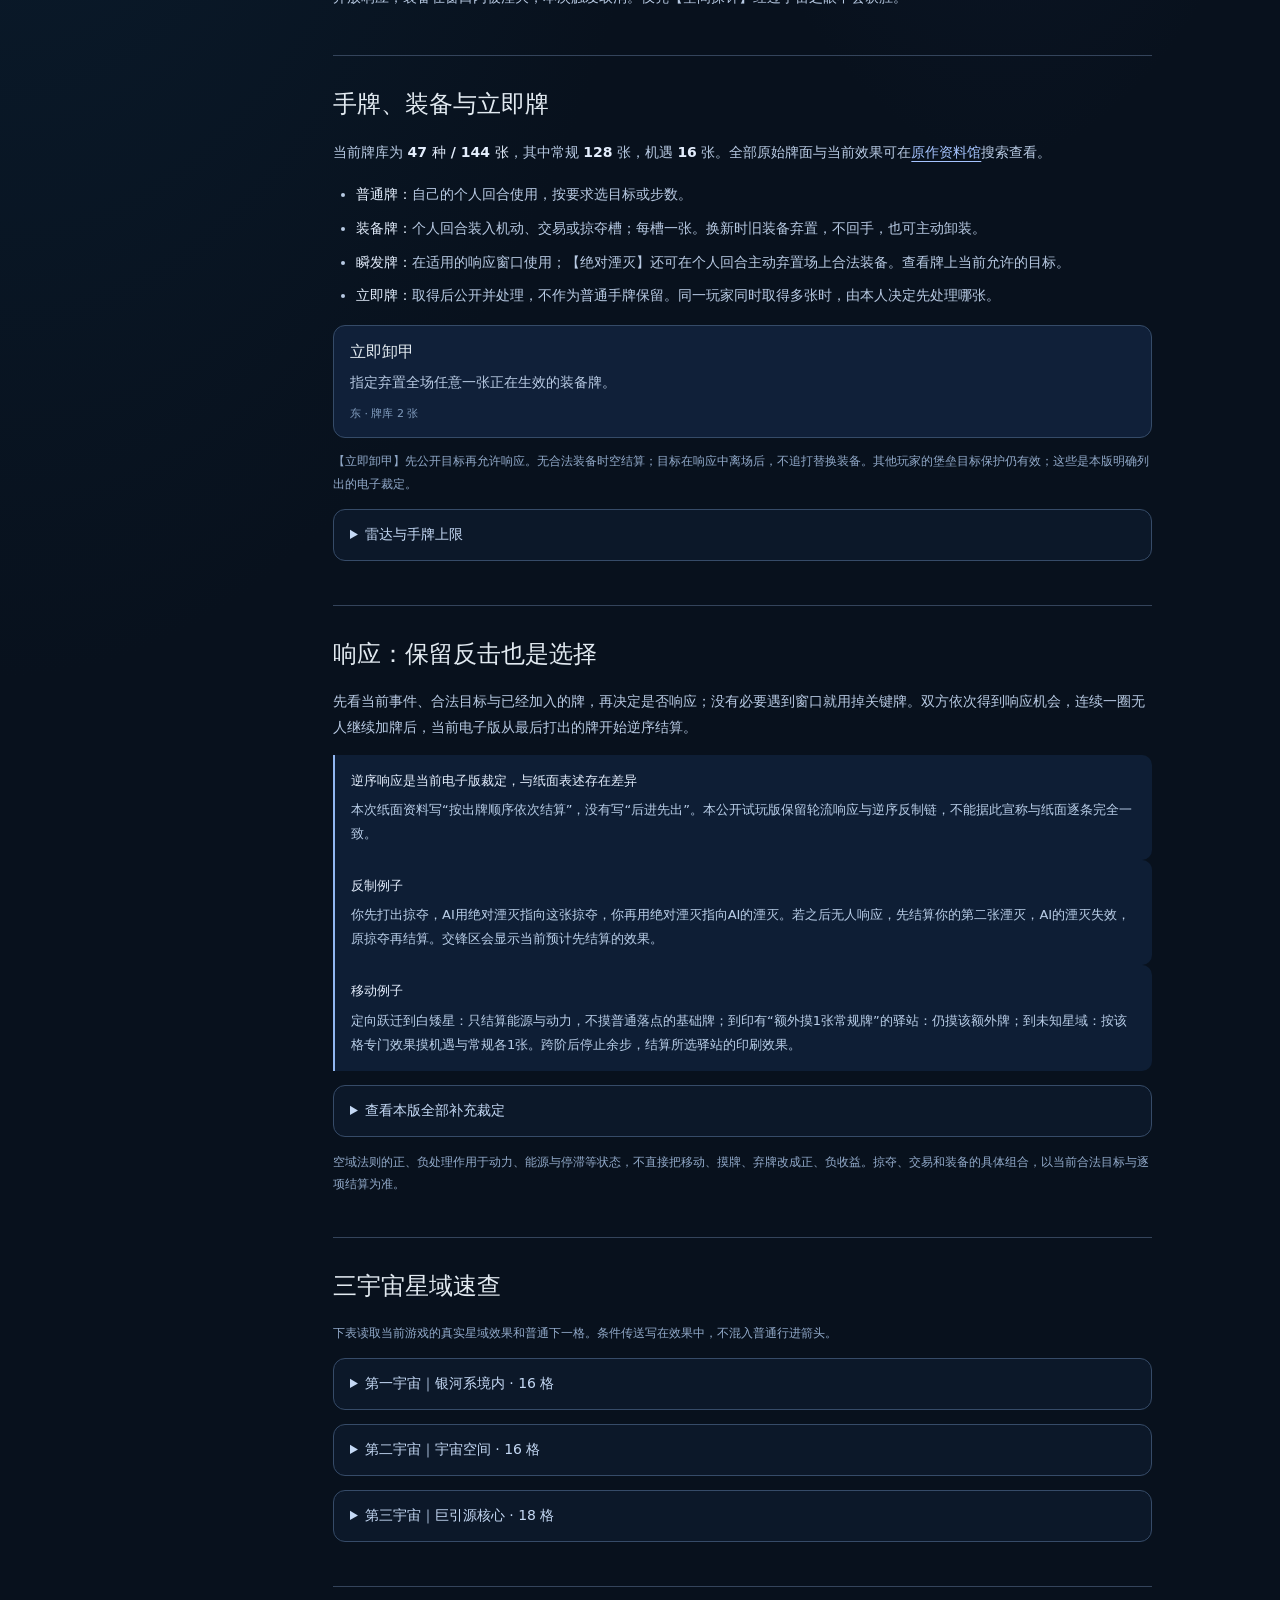
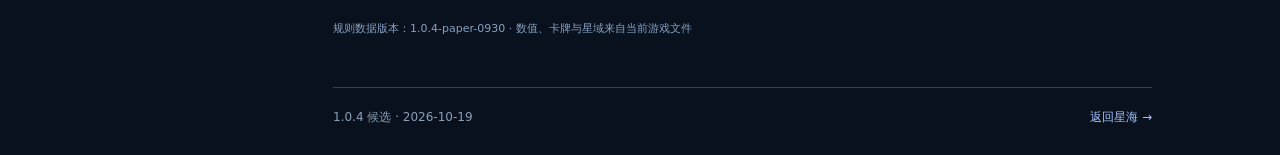
<file: rules.html>
<!doctype html>
<html lang="zh-CN"><head><meta charset="UTF-8"><meta name="viewport" content="width=device-width,initial-scale=1,viewport-fit=cover"><meta name="theme-color" content="#08111d"><title>航行规则 · 逃离星海 1.0.4</title><link rel="icon" href="favicon.svg" type="image/svg+xml"><link rel="stylesheet" href="library.css?v=1.0.4"><style>
html{scroll-behavior:smooth;scroll-padding-top:24px}.library-shell{max-width:1080px}.library-header{max-width:1080px;flex-wrap:wrap;gap:10px 24px}.library-header a:first-child{margin-right:auto}.library-heading h1{line-height:1.3}.library-heading>p:last-child{max-width:780px;color:#a7bcd9;font-size:14px}.version-chip{display:inline-block;margin-top:16px;padding:4px 11px;border:1px solid #526782;border-radius:20px;font-size:11px;color:#c4d6f1}.rule-layout{display:grid;grid-template-columns:170px minmax(0,1fr);gap:35px;padding-top:24px;border-top:1px solid #3b4960}.toc{position:sticky;top:22px;align-self:start;border-right:1px solid #354860;padding-right:14px}.toc strong{display:block;font-size:12px;margin-bottom:10px}.toc a{display:block;font-size:12px;text-decoration:none;color:#a5bddb;padding:8px 0}.rule-main{min-width:0}section{margin-bottom:32px;padding-bottom:30px;border-bottom:1px solid #34445b}h2{font-size:24px;line-height:1.4;font-weight:600;margin:0 0 18px}h3{font-size:17px;margin:20px 0 9px;font-weight:600}p,li{font-size:14px;line-height:1.85;color:#b8cae3}li{margin:8px 0}ol,ul{padding-left:23px}strong{color:#e3edfc;font-weight:600}.intro-steps{display:grid;grid-template-columns:repeat(3,minmax(0,1fr));gap:11px}.intro-steps article{padding:15px;background:linear-gradient(145deg,#1b3050,#102039);border-top:2px solid #b2c4df;border-radius:0 0 12px 12px}.intro-steps span{font-size:10px;letter-spacing:.12em;color:#91aed8}.intro-steps h3{font-size:16px;margin:6px 0}.intro-steps p{font-size:12px;margin:0}.note{padding:14px 16px;background:#18335a66;border-left:2px solid #91b7f1;border-radius:0 10px 10px 0;font-size:13px;line-height:1.85;color:#b9cee8}.note strong{display:block;margin-bottom:5px}.resource-list{display:grid;grid-template-columns:repeat(3,minmax(0,1fr));gap:11px}.resource-list>div{border:1px solid #3d506c;border-radius:12px;padding:13px}.resource-list dt{font-size:16px;color:#e2edff}.resource-list dd{font-size:13px;line-height:1.75;color:#a6bddd;margin:5px 0 0}.table-wrap{overflow:auto;margin:18px 0}table{border-collapse:collapse;width:100%;font-size:13px;line-height:1.7}th,td{text-align:left;border-bottom:1px solid #344a67;padding:12px 10px}th{background:#182d4b;color:#d5e5ff}td{color:#b7c9e2}tbody th{background:#12243c}.rule-card{margin:12px 0;padding:13px 16px;background:#102039;border:1px solid #354b68;border-radius:12px}.rule-card h3{margin:0 0 5px;font-size:16px}.rule-card p{margin:3px 0}.rule-card small{color:#829dbf;font-size:11px}details{margin:14px 0;border:1px solid #364b68;border-radius:12px;background:#101f3390;overflow:hidden}summary{cursor:pointer;padding:13px 16px;min-height:50px;color:#c5d9f5;font-size:14px}details[open]>summary{border-bottom:1px solid #334860}.detail-body{padding:5px 16px 14px}.map-rule-list{padding:3px 16px 12px}.map-rule{padding:12px 0;border-bottom:1px solid #2c405b}.map-rule:last-child{border:0}.map-rule h3{font-size:15px;margin:0 0 4px}.map-rule p{font-size:13px;margin:0}.map-rule small{display:block;font-size:11px;color:#849fbe;margin-top:6px}.rulings li{font-size:13px;color:#b9cbe3}.muted{font-size:12px;color:#92aaca}.version-text{font-size:11px;color:#88a0c3}.mobile-toc{display:none}@media(max-width:760px){.rule-layout{display:block;padding-top:23px}.toc{display:none}.library-header{gap:8px 17px}.library-header a{font-size:12px}.mobile-toc{display:block;margin:20px 0 0}.mobile-toc div{display:grid;grid-template-columns:1fr 1fr;gap:6px 12px;padding:8px 15px 12px}.mobile-toc a{font-size:12px;padding:6px 0}.intro-steps{grid-template-columns:1fr;gap:9px}.intro-steps article{padding:12px 15px}.intro-steps span{float:right}.intro-steps h3{margin:0 0 5px}.resource-list{grid-template-columns:1fr;gap:8px}.resource-list>div{display:grid;grid-template-columns:55px 1fr;gap:10px}.resource-list dd{margin:0}h2{font-size:22px}.mode-table thead{display:none}.mode-table tr{display:grid;grid-template-columns:repeat(3,minmax(0,1fr));gap:9px;padding:12px 9px;border-bottom:1px solid #354760}.mode-table tbody th{grid-column:1/-1;border:0;background:none;padding:0;font-size:15px}.mode-table td{display:block;padding:0;border:0;font-size:11px}.mode-table td::before{content:attr(data-label);display:block;font-size:10px;color:#88a3c6}.mode-table td span{font-size:17px;color:#e6f0ff}}@media(prefers-reduced-motion:reduce){html{scroll-behavior:auto}}
</style></head><body>
<nav class="library-header" aria-label="页面导航"><a class="back-link" href="index.html">← 返回对局</a><a href="library.html">原作资料馆</a><a href="map-source.html">美术与规则来源</a></nav>
<div class="library-shell"><header class="library-heading"><p class="eyebrow">ESCAPE THE SEA OF STARS · PLAYER GUIDE</p><h1>先学会航行，<br>再把握反击的时机。</h1><span class="version-chip">1.0.5 · 单人人机试玩规则</span><p>一名玩家，与星海领航员穿越三层宇宙。先看航行流程，再按需查询卡牌、地图与特殊裁定。本页的门槛、卡牌和星域数据与当前游戏共用。</p><details class="mobile-toc"><summary>跳到需要的规则</summary><div><a href="#start">三步启航</a><a href="#resources">资源与开局</a><a href="#round">一轮流程</a><a href="#warp">曲速与胜负</a><a href="#movement">移动与经过</a><a href="#cards">卡牌与装备</a><a href="#responses">响应与裁定</a><a href="#map">三宇宙星域</a></div></details></header>
<div class="rule-layout"><aside class="toc"><strong>航行手册</strong><a href="#start">三步启航</a><a href="#resources">资源与开局</a><a href="#round">一轮流程</a><a href="#warp">曲速与胜负</a><a href="#movement">移动与经过</a><a href="#cards">卡牌与装备</a><a href="#responses">响应与电子裁定</a><a href="#map">三宇宙星域速查</a></aside><main class="rule-main">
<section id="start"><h2>三步启航</h2><div class="intro-steps"><article><span>01 / 观察</span><h3>掷骰，选择落点</h3><p>公开两枚骰子，各自选一枚。看计划路线、资源收益和跃迁点，再锁定移动。</p></article><article><span>02 / 经营</span><h3>积累动力与曲速</h3><p>在合适的位置购买曲速、进入下一宇宙。牌与装备能改变收益，也能打断对手。</p></article><article><span>03 / 逃离</span><h3>触发宇宙之眼</h3><p>带足最终曲速，准确停在眼格，或由右下虫洞经眼传送，完成最后一步。</p></article></div><p class="muted">首次体验可选“体验局＋宽松”。点手牌后，直接在牌上选择目标和确认；点地图格查看效果。“近看格面”保留文字，“全图总览”便于看路线，“专注星图”可以暂时扩大地图。</p></section>
<section id="resources"><h2>资源与开局</h2><dl class="resource-list"><div><dt>能源</dt><dd>范围 0—10。降至 0 会安排后续跳轮与恢复；能源不足时，强制损失降到 0。</dd></div><div><dt>动力</dt><dd>用来交易、购买曲速，也会被掠夺。最低 0；购买与交易必须足额支付。</dd></div><div><dt>曲速</dt><dd>跨阶与逃离时支付门槛。可以提前积累，多余曲速会保留到下一宇宙。</dd></div></dl><p>双方从第一宇宙的星际驿站出发，初始能源 10，随后取得起点收益；双方可选同一驿站。起手通常为 2 张常规牌，印有额外常规牌的驿站会增加起手张数。</p><details><summary>开局驿站的当前效果</summary><div id="startStations" class="map-rule-list"><p>正在读取星域数据…</p></div></details><details><summary>能源耗尽、停滞与公开信息</summary><div class="detail-body"><p>能源耗尽通常跳过下一完整轮，随后恢复至至少 5 能源。宽松模式不重复增加已有的同长度待跳轮；严格模式会按来源追加。实际待跳轮以资源栏和记录为准。</p><p>跳轮不参与该轮移动、落点、摸牌和个人回合，仍可在适用窗口进行瞬发响应。能源恢复不自动取消其他停滞安排。</p><p>位置、资源、装备、手牌数量与公共骰公开。你可以查看自己的手牌，AI 只使用自己的手牌和公开局势；对手手牌内容与实际牌堆顺序不公开。</p></div></details></section>
<section id="round"><h2>一轮怎么走</h2><ol><li><strong>检查状态，公开掷骰。</strong> 本轮掷骰玩家掷两枚六面骰；双方各选一枚，可以选同一个点数，同点不重掷。</li><li><strong>锁定路径，同步移动。</strong> 看清计划落点后确认。途中可能出现经过装备、购买曲速与跨阶窗口，按操作区提示完成。</li><li><strong>依次结算落点。</strong> 从本轮掷骰者开始，先处理适用响应，再处理格子资源、判定、移动、跃迁和胜利检查。</li><li><strong>统一摸牌。</strong> 落点处理完后再摸本轮应得的牌，随后处理雷达选择与立即牌。刚摸到的牌不能回头响应已经结束的事件。</li><li><strong>轮流进行个人回合。</strong> 可连续打出合法普通牌、装备或卸装，也可以不出。结束时若手牌超过 3 张，需弃至 3 张，再轮到另一方。</li></ol><p class="muted">普通无特殊落点通常摸 2 张常规牌；印刷“获得 1 张牌”的额外收益另加。未知星域为 1 张机遇牌＋1 张常规牌。脉冲星、暗物质晕等特殊格按各自说明处理。</p></section>
<section id="warp"><h2>曲速、跨阶与获胜</h2><div class="table-wrap"><table class="mode-table"><thead><tr><th>模式</th><th>第一 → 第二</th><th>第二 → 第三</th><th>第三宇宙逃离</th></tr></thead><tbody id="modeRows"></tbody></table></div><p>正常计格移动经过或停在跃迁点、或【自选跃迁】传到跃迁点时，可按窗口购买曲速。通常每点需 <strong id="warpBasePrice">—</strong> 动力；【专享折上折】将价格降为 <strong id="warpDiscountPrice">—</strong> 动力。购买次数不限，一次可以买多个。</p><p>前两阶达到门槛会自动支付对应曲速，选择下一阶驿站并结算；该次剩余步数停止。超额购买的曲速继续保留。第三宇宙仍需合法触发宇宙之眼并支付最终门槛，单纯存够曲速不会自动获胜。</p><p>有人逃离后，完成当前轮；双方同轮逃离算平局，否则先逃离者获胜。认输会立即结束本局。</p><p class="muted">三种门槛沿用已确定的电子版模式。本批原作图片没有完整列出三阶段门槛数表，不将这些参数冒称为纸面原文。</p></section>
<section id="movement"><h2>移动、传送与“经过”</h2><p>每沿普通箭头进入下一格，计为 1 步。<strong>三个宇宙都不提供普通短、长分岔选择</strong>；第三宇宙的普通行进与虫洞、隧道的条件传送是不同路线。</p><p>右下虫洞准确落点时，经宇宙之眼结算并检查逃离，再去左上出口；普通经过右下虫洞则继续前往引力波风暴。两处奇异隧道在落点另掷判定骰，按结果传送或取得资源变化。判定骰与公共移动骰分开。</p><h3>两张移动牌</h3><div data-card-rule="directed_jump" class="rule-card"></div><div data-card-rule="system_takeover" class="rule-card"></div><div class="note"><strong>电子版对“不抽牌”的当前解释</strong>牌效移动会结算最终格，但不进行基础摸牌；终点印刷的额外牌、未知格专门摸牌仍属于格子效果。跨阶驿站同样保留印刷效果。本公开试玩版保留这一电子解释；它与纸面原文的差异在此明确列出。</div><h3>导航与经过型装备</h3><div data-card-rule="supernav" class="rule-card"></div><p>有【超算导航】时，只选择额外 <strong>0 或 1 格</strong>，公共移动、自己移动牌与受控移动都遵守此范围；受控移动时由被移动玩家决定是否加格。</p><div data-card-rule="dyson_sphere" class="rule-card"></div><div data-card-rule="space_probe" class="rule-card"></div><p>“经过”按非最终格处理，<strong>只取对应资源，不额外摸基础牌</strong>；恰好落点按普通落点结算，不重复取得经过装备收益。每次经过触发单独开放响应；装备在窗口内被湮灭，本次触发取消。仅凭【空间探针】经过宇宙之眼不会获胜。</p></section>
<section id="cards"><h2>手牌、装备与立即牌</h2><p>当前牌库为 <strong id="deckCount">正在读取…</strong>，其中常规 <strong id="regularCount">—</strong> 张，机遇 <strong id="opportunityCount">—</strong> 张。全部原始牌面与当前效果可在<a href="library.html">原作资料馆</a>搜索查看。</p><ul><li><strong>普通牌：</strong>自己的个人回合使用，按要求选目标或步数。</li><li><strong>装备牌：</strong>个人回合装入机动、交易或掠夺槽；每槽一张。换新时旧装备弃置，不回手，也可主动卸装。</li><li><strong>瞬发牌：</strong>在适用的响应窗口使用；【绝对湮灭】还可在个人回合主动弃置场上合法装备。查看牌上当前允许的目标。</li><li><strong>立即牌：</strong>取得后公开并处理，不作为普通手牌保留。同一玩家同时取得多张时，由本人决定先处理哪张。</li></ul><div data-card-rule="immediate_unequip" class="rule-card"></div><p class="muted">【立即卸甲】先公开目标再允许响应。无合法装备时空结算；目标在响应中离场后，不追打替换装备。其他玩家的堡垒目标保护仍有效；这些是本版明确列出的电子裁定。</p><details><summary>雷达与手牌上限</summary><div class="detail-body"><p>广域巡天雷达查看常规牌顶 3 张，深空扫描雷达查看机遇牌顶 2 张，选出本次应摸的数量；未选牌按持有者决定的顺序放回牌堆顶层。界面按“下一张最先摸到”提示排序。</p><p>个人回合结束时弃至最多 3 张；不超过 3 张时不能以结束回合为由额外自由弃牌。支付牌或地图格要求的弃牌代价，是另一类动作。</p></div></details></section>
<section id="responses"><h2>响应：保留反击也是选择</h2><p>先看当前事件、合法目标与已经加入的牌，再决定是否响应；没有必要遇到窗口就用掉关键牌。双方依次得到响应机会，连续一圈无人继续加牌后，当前电子版从最后打出的牌开始逆序结算。</p><div class="note"><strong>逆序响应是当前电子版裁定，与纸面表述存在差异</strong>本次纸面资料写“按出牌顺序依次结算”，没有写“后进先出”。本公开试玩版保留轮流响应与逆序反制链，不能据此宣称与纸面逐条完全一致。</div><div class="note"><strong>反制例子</strong>你先打出掠夺，AI用绝对湮灭指向这张掠夺，你再用绝对湮灭指向AI的湮灭。若之后无人响应，先结算你的第二张湮灭，AI的湮灭失效，原掠夺再结算。交锋区会显示当前预计先结算的效果。</div><div class="note"><strong>移动例子</strong>定向跃迁到白矮星：只结算能源与动力，不摸普通落点的基础牌；到印有“额外摸1张常规牌”的驿站：仍摸该额外牌；到未知星域：按该格专门效果摸机遇与常规各1张。跨阶后停止余步，结算所选驿站的印刷效果。</div><details><summary>查看本版全部补充裁定</summary><div class="detail-body"><ol id="rulings" class="rulings"></ol></div></details><p class="muted">空域法则的正、负处理作用于动力、能源与停滞等状态，不直接把移动、摸牌、弃牌改成正、负收益。掠夺、交易和装备的具体组合，以当前合法目标与逐项结算为准。</p></section>
<section id="map"><h2>三宇宙星域速查</h2><p class="muted">下表读取当前游戏的真实星域效果和普通下一格。条件传送写在效果中，不混入普通行进箭头。</p><div id="mapRules"><p>正在读取星图…</p></div></section>
<p id="dataStatus" class="version-text" role="status"></p><noscript><p class="note">本页需要 JavaScript 显示与游戏同步的模式、牌库和地图数据。静态说明仍可阅读。</p></noscript><footer class="library-footer"><span>1.0.4 候选 · 2026-10-19</span><a href="index.html">返回星海 →</a></footer>
</main></div></div><script src="game-data.js?v=1.0.4"></script><script src="game-core.js?v=1.0.4"></script><script src="rules-current.js?v=1.0.4"></script></body></html>
</file>
<file: styles.css>
:root {
  color-scheme: dark;
  --bg: #06111f;
  --panel: rgba(10, 28, 45, 0.94);
  --panel-2: rgba(5, 17, 30, 0.94);
  --text: #edf8ff;
  --muted: #8fa9ba;
  --cyan: #63f0d2;
  --blue: #73d5ff;
  --purple: #bc92ff;
  --amber: #ffbf67;
  --red: #ff7f88;
  --line: rgba(133, 200, 230, 0.16);
  --line-strong: rgba(118, 219, 255, 0.38);
  --shadow: 0 24px 60px rgba(0, 0, 0, 0.34);
  --radius: 20px;
  --motion-fast: 180ms;
  --motion-main: 360ms;
}

* { box-sizing: border-box; }
body {
  margin: 0;
  min-height: 100vh;
  font-family: Inter, "Microsoft YaHei UI", "Microsoft YaHei", system-ui, sans-serif;
  color: var(--text);
  background:
    radial-gradient(circle at 12% 8%, rgba(54, 137, 190, 0.2), transparent 28%),
    radial-gradient(circle at 84% 10%, rgba(91, 45, 145, 0.18), transparent 24%),
    linear-gradient(145deg, #050b14, #07111f 48%, #04101b);
  overflow-x: hidden;
}
button, select, input { font: inherit; }
button { color: inherit; }

.starfield, .starfield::before, .starfield::after {
  position: fixed;
  inset: 0;
  z-index: -1;
  pointer-events: none;
  content: "";
  background-image:
    radial-gradient(circle, rgba(255,255,255,.48) 0 1px, transparent 1.2px),
    radial-gradient(circle, rgba(116,215,255,.38) 0 1px, transparent 1.3px);
  background-position: 0 0, 40px 60px;
  background-size: 91px 91px, 137px 137px;
  opacity: .32;
}
.starfield::before { transform: scale(1.4) rotate(7deg); opacity: .18; }
.starfield::after { transform: scale(1.8) rotate(-5deg); opacity: .1; }

.app-shell { width: min(1580px, calc(100% - 36px)); margin: 0 auto; padding: 30px 0 54px; }
.topbar { display: flex; align-items: flex-end; justify-content: space-between; gap: 24px; padding: 0 4px 22px; }
.eyebrow, .panel-kicker { margin: 0 0 7px; color: var(--cyan); font-size: .72rem; font-weight: 800; letter-spacing: .16em; }
h1, h2, h3, p { margin-top: 0; }
h1 { margin-bottom: 8px; font-size: clamp(2rem, 4vw, 3.35rem); line-height: 1.03; letter-spacing: -.04em; }
.subtitle { margin-bottom: 0; color: var(--muted); }
.top-actions { display: flex; flex-wrap: wrap; justify-content: flex-end; gap: 8px; }

.panel {
  border: 1px solid var(--line);
  border-radius: var(--radius);
  background: linear-gradient(150deg, var(--panel), var(--panel-2));
  box-shadow: var(--shadow);
  backdrop-filter: blur(14px);
  transition: border-color var(--motion-fast) ease, box-shadow var(--motion-fast) ease;
}
.phase-rail {
  display: grid;
  grid-template-columns: repeat(7, minmax(0,1fr));
  gap: 6px;
  margin-bottom: 14px;
  padding: 8px;
  border: 1px solid var(--line);
  border-radius: 16px;
  background: rgba(4,14,24,.72);
}
.phase-chip { padding: 10px 7px; border-radius: 10px; color: #70899a; font-size: .75rem; text-align: center; }
.phase-chip.active { color: #04151d; background: linear-gradient(135deg,var(--cyan),var(--blue)); box-shadow: 0 0 24px rgba(99,240,210,.2); font-weight: 900; animation: phase-arrive var(--motion-main) cubic-bezier(.2,.8,.2,1); }
.phase-chip.past { color: #a9c5d4; background: rgba(78,142,172,.13); }

.game-grid { display: grid; grid-template-columns: minmax(0,1.65fr) minmax(365px,.75fr); gap: 14px; }
.map-panel, .hand-panel { align-self: start; }
.control-column { display: grid; gap: 14px; align-content: start; }
.map-panel, .round-card, .player-panel, .ranking-panel, .hand-panel, .log-panel { padding: 20px; }
.panel-heading { display: flex; align-items: flex-start; justify-content: space-between; gap: 16px; margin-bottom: 10px; }
.panel-heading.compact { align-items: center; margin-bottom: 14px; }
.panel-heading h2, .phase-title-wrap h2, .modal h2 { margin: 0; font-size: 1.25rem; }

.prototype-badge, .hand-count, .live-indicator {
  flex: 0 0 auto;
  padding: 6px 10px;
  border: 1px solid rgba(99,240,210,.28);
  border-radius: 999px;
  color: var(--cyan);
  background: rgba(99,240,210,.08);
  font-size: .7rem;
  font-weight: 800;
}
.map-tabs { display: flex; gap: 7px; margin: 8px 0 12px; }
.map-tab {
  flex: 1;
  padding: 9px 8px;
  border: 1px solid var(--line);
  border-radius: 10px;
  color: var(--muted);
  background: rgba(5,17,30,.7);
  cursor: pointer;
}
.map-tab.active { color: #06111f; border-color: var(--cyan); background: var(--cyan); font-weight: 900; }

.map-stage {
  position: relative;
  min-height: 670px;
  overflow: hidden;
  border: 1px solid rgba(117,202,235,.14);
  border-radius: 18px;
  background:
    radial-gradient(circle at center, rgba(34,120,158,.18), transparent 33%),
    radial-gradient(circle at 48% 51%, rgba(115,213,255,.08), transparent 55%),
    #040c16;
}
.map-stage.stage-2 { background: radial-gradient(circle at center, rgba(83,58,145,.2), transparent 38%), #070c18; }
.map-stage.stage-3 { background: radial-gradient(circle at 38% 40%, rgba(135,63,190,.24), transparent 24%), radial-gradient(circle at 72% 70%, rgba(18,123,145,.19), transparent 28%), #080a16; }
.map-stage::before {
  position: absolute;
  left: 36%;
  top: 35%;
  width: 28%;
  aspect-ratio: 1;
  content: "";
  border: 1px solid rgba(115,213,255,.12);
  border-radius: 50%;
  box-shadow: 0 0 45px rgba(115,213,255,.08), inset 0 0 35px rgba(115,213,255,.05);
}
.orbit-svg, .node-layer, .token-layer { position: absolute; inset: 0; width: 100%; height: 100%; }
.orbit-line { fill: none; stroke: rgba(114,197,226,.34); stroke-width: 1.15; stroke-dasharray: 3 2; }
.orbit-line.special { stroke: rgba(188,146,255,.55); stroke-dasharray: 2 3; }
.map-center { position: absolute; left: 50%; top: 50%; width: 190px; transform: translate(-50%,-50%); text-align: center; pointer-events: none; }
.map-center strong { display: block; font-size: 1rem; }
.map-center span { display: block; margin-top: 7px; color: var(--muted); font-size: .74rem; line-height: 1.45; }

.map-node {
  position: absolute;
  z-index: 2;
  width: 92px;
  min-height: 54px;
  transform: translate(-50%,-50%);
  padding: 8px 6px;
  border: 1px solid rgba(137,193,219,.24);
  border-radius: 13px;
  background: rgba(7,20,33,.96);
  box-shadow: 0 8px 24px rgba(0,0,0,.3);
  text-align: center;
  transition: 160ms ease;
}
.map-node:hover { z-index: 9; transform: translate(-50%,-50%) scale(1.08); border-color: var(--line-strong); }
.map-node strong { display: block; font-size: .7rem; line-height: 1.18; }
.map-node small { display: block; margin-top: 4px; color: var(--muted); font-size: .59rem; line-height: 1.22; }
.map-node.positive, .map-node.eye { border-color: rgba(99,240,210,.52); }
.map-node.station { border-color: rgba(115,213,255,.58); background: rgba(14,49,68,.96); }
.map-node.unknown { border-color: rgba(188,146,255,.62); background: rgba(42,26,62,.95); }
.map-node.hazard { border-color: rgba(255,127,136,.54); background: rgba(58,21,31,.95); }
.map-node.judgement, .map-node.choice { border-color: rgba(255,191,103,.58); }
.map-node.warp, .map-node.eye {
  border-color: var(--cyan);
  background: linear-gradient(135deg,rgba(19,86,95,.96),rgba(30,55,82,.96));
  box-shadow: 0 0 26px rgba(99,240,210,.15);
}
.map-node.wormhole, .map-node.tunnel { border-color: rgba(188,146,255,.68); }
.map-node.planned { border-color: var(--amber); box-shadow: 0 0 20px rgba(255,191,103,.18); }
.map-node.planned-end { outline: 2px solid var(--cyan); outline-offset: 2px; }

.player-token {
  position: absolute;
  z-index: 10;
  display: grid;
  width: 28px;
  height: 28px;
  place-items: center;
  transform: translate(-50%,-50%);
  border: 2px solid rgba(255,255,255,.86);
  border-radius: 50%;
  color: #07111f;
  font-size: .65rem;
  font-weight: 900;
  box-shadow: 0 0 18px currentColor;
  transition: left var(--motion-main) cubic-bezier(.2,.8,.2,1), top var(--motion-main) cubic-bezier(.2,.8,.2,1), transform var(--motion-fast) ease;
}
.map-legend { display: flex; flex-wrap: wrap; gap: 14px; margin-top: 13px; color: var(--muted); font-size: .7rem; }
.legend-dot { display: inline-block; width: 8px; height: 8px; margin-right: 5px; border-radius: 50%; background: var(--blue); }
.legend-dot.positive { background: var(--cyan); }
.legend-dot.station { background: var(--blue); }
.legend-dot.unknown { background: var(--purple); }
.legend-dot.hazard { background: var(--red); }
.legend-dot.warp { background: white; box-shadow: 0 0 8px var(--cyan); }

.round-meta { display: grid; grid-template-columns: repeat(3,1fr); gap: 8px; padding-bottom: 16px; border-bottom: 1px solid var(--line); }
.round-meta strong { display: block; overflow: hidden; margin-top: 3px; text-overflow: ellipsis; white-space: nowrap; }
.meta-label { color: var(--muted); font-size: .66rem; font-weight: 700; }
.phase-title-wrap { display: flex; align-items: center; gap: 13px; margin: 17px 0 9px; }
.phase-number { display: grid; width: 46px; height: 46px; place-items: center; border: 1px solid rgba(99,240,210,.28); border-radius: 14px; color: var(--cyan); background: rgba(99,240,210,.08); font-weight: 900; }
.phase-help { min-height: 42px; margin-bottom: 14px; color: #b8ccda; font-size: .86rem; line-height: 1.55; }

.primary-button, .secondary-button, .ghost-button, .choice-button, .card-action, .danger-button {
  border-radius: 11px;
  cursor: pointer;
  transition: 150ms ease;
}
.primary-button { border: 0; padding: 11px 15px; color: #03161c; background: linear-gradient(135deg,var(--cyan),var(--blue)); font-weight: 900; }
.secondary-button, .choice-button { padding: 9px 11px; border: 1px solid var(--line-strong); background: rgba(25,58,78,.62); font-weight: 800; }
.ghost-button { padding: 9px 12px; border: 1px solid var(--line); background: rgba(9,24,39,.7); }
.danger-button { padding: 9px 11px; border: 1px solid rgba(255,127,136,.45); background: rgba(90,28,39,.7); }
button:hover:not(:disabled) { transform: translateY(-1px); filter: brightness(1.08); }
button:disabled { cursor: not-allowed; opacity: .4; }
.full { width: 100%; }
.button-row { display: flex; flex-wrap: wrap; gap: 8px; }
.button-row > * { flex: 1; }

.dice-row { display: flex; align-items: center; justify-content: center; gap: 12px; margin: 8px 0 17px; }
.die { display: grid; width: 72px; height: 72px; place-items: center; border: 1px solid rgba(115,213,255,.45); border-radius: 18px; background: linear-gradient(145deg,rgba(28,73,98,.95),rgba(10,28,45,.96)); box-shadow: inset 0 0 22px rgba(115,213,255,.05); font-size: 2.05rem; font-weight: 900; animation: dice-arrive 320ms cubic-bezier(.18,.9,.3,1.25); }
.dice-divider { color: var(--muted); font-weight: 900; }
.choice-stack { display: grid; gap: 9px; }
.choice-player, .action-box, .response-stack {
  padding: 11px;
  border: 1px solid var(--line);
  border-radius: 13px;
  background: rgba(3,12,21,.38);
}
.choice-player-head { display: flex; align-items: center; justify-content: space-between; gap: 10px; margin-bottom: 8px; font-size: .78rem; }
.choice-buttons { display: flex; flex-wrap: wrap; gap: 7px; }
.choice-button.selected { color: #04151d; border-color: var(--cyan); background: var(--cyan); }
.route-row { display: flex; align-items: center; gap: 6px; margin-top: 7px; color: var(--muted); font-size: .68rem; }
.route-preview { display: grid; gap: 3px; margin-top: 8px; padding: 8px; border-radius: 9px; color: #b9d6e4; background: rgba(115,213,255,.07); font-size: .65rem; line-height: 1.4; }
.route-preview strong { color: var(--cyan); }
.action-box p { margin-bottom: 10px; color: #c4dbe7; font-size: .83rem; line-height: 1.5; }
.action-box { animation: panel-arrive 240ms ease-out; }
.compact-select, select, input { min-height: 40px; padding: 8px 10px; border: 1px solid var(--line-strong); border-radius: 9px; color: var(--text); background: #091927; }
.response-stack { margin-bottom: 10px; }
.stack-item { display: flex; justify-content: space-between; gap: 8px; padding: 6px 0; border-top: 1px solid var(--line); font-size: .72rem; }
.stack-item small { display: block; margin-top: 3px; color: var(--muted); line-height: 1.4; }
.stack-item:first-child { border-top: 0; }
.stack-item.cancelled { color: var(--red); text-decoration: line-through; }
.response-progress { display: flex; justify-content: space-between; gap: 8px; margin-bottom: 8px; color: var(--muted); font-size: .66rem; }
.response-option { display: grid; flex: 1 1 100%; gap: 6px; }
.response-option .choice-button { display: grid; gap: 3px; width: 100%; text-align: left; }
.response-option small { color: var(--muted); font-weight: 500; line-height: 1.35; }
.radar-grid { display: grid; grid-template-columns: repeat(auto-fit,minmax(150px,1fr)); margin: 10px 0; }
.radar-card { display: grid; min-height: 94px; align-content: start; gap: 6px; text-align: left; }
.radar-card strong { color: var(--text); }
.radar-card small { color: var(--muted); font-size: .67rem; font-weight: 500; line-height: 1.42; }
.decision-summary { display: flex; flex-wrap: wrap; align-items: center; gap: 6px; margin: 8px 0; padding: 8px; border: 1px solid var(--line); border-radius: 10px; background: rgba(115,213,255,.055); font-size: .68rem; }
.decision-summary span { color: var(--cyan); font-weight: 900; }
.decision-summary b { padding: 4px 7px; border-radius: 999px; color: #dff8ff; background: rgba(115,213,255,.11); }
.decision-summary em { color: var(--muted); font-style: normal; }

.player-list { display: grid; gap: 8px; }
.player-row { position: relative; overflow: hidden; padding: 10px 11px 10px 15px; border: 1px solid var(--line); border-radius: 13px; background: rgba(4,14,24,.48); }
.player-row::before { position: absolute; inset: 0 auto 0 0; width: 4px; content: ""; background: var(--player-color); }
.player-row.active { border-color: rgba(99,240,210,.5); background: rgba(24,72,78,.22); }
.player-row.skipped { opacity: .62; }
.player-row.escaped { border-color: rgba(99,240,210,.45); opacity: .75; }
.player-row-head { display: flex; align-items: center; justify-content: space-between; gap: 8px; margin-bottom: 7px; }
.player-row-head strong { font-size: .84rem; }
.status-badges { display: flex; flex-wrap: wrap; justify-content: flex-end; gap: 4px; }
.mini-badge { padding: 3px 6px; border-radius: 999px; color: #07111f; background: var(--amber); font-size: .58rem; font-weight: 900; }
.mini-badge.skip { color: white; background: #8f3e51; }
.mini-badge.escape { background: var(--cyan); }
.mini-badge.withdrawn { color: white; background: #667687; }
.resource-row { display: grid; grid-template-columns: repeat(5,1fr); gap: 4px; }
.resource-cell { min-width: 0; padding: 5px; border-radius: 7px; color: var(--muted); background: rgba(255,255,255,.035); font-size: .58rem; text-align: center; }
.resource-cell strong { display: block; margin-top: 2px; color: var(--text); font-size: .75rem; }
.player-detail { margin-top: 6px; color: #a9becb; font-size: .64rem; line-height: 1.42; }
.equipment-line { color: #82d8cb; }
.player-card-actions { display: flex; justify-content: flex-end; margin-top: 7px; }
.withdraw-button { padding: 5px 8px; border: 1px solid rgba(255,127,136,.34); border-radius: 8px; color: #ffb3b8; background: rgba(91,31,41,.42); cursor: pointer; font-size: .62rem; }
.ranking-list { display: grid; gap: 7px; color: var(--muted); font-size: .75rem; }
.ranking-item { padding: 8px 10px; border: 1px solid var(--line); border-radius: 10px; background: rgba(255,255,255,.025); }

.bottom-grid { display: grid; grid-template-columns: minmax(0,1.45fr) minmax(350px,.65fr); gap: 14px; margin-top: 14px; }
.hand { display: grid; grid-template-columns: repeat(auto-fill,minmax(175px,1fr)); gap: 10px; min-height: 155px; }
.game-card { display: flex; min-height: 188px; flex-direction: column; padding: 13px; border: 1px solid rgba(115,213,255,.25); border-radius: 15px; background: linear-gradient(160deg,rgba(21,55,76,.96),rgba(9,22,36,.98)); box-shadow: 0 12px 26px rgba(0,0,0,.24); }
.game-card.equipment { border-color: rgba(99,240,210,.36); background: linear-gradient(160deg,rgba(20,70,72,.92),rgba(8,25,37,.98)); }
.game-card.instant { border-color: rgba(188,146,255,.45); background: linear-gradient(160deg,rgba(55,37,79,.94),rgba(16,20,38,.98)); }
.card-meta { display: flex; justify-content: space-between; gap: 8px; color: var(--muted); font-size: .62rem; }
.game-card h3 { margin: 9px 0 6px; font-size: .92rem; }
.game-card p { flex: 1; margin-bottom: 9px; color: #a9becb; font-size: .7rem; line-height: 1.42; }
.card-params { display: grid; gap: 6px; margin-bottom: 7px; }
.card-params select { min-height: 34px; width: 100%; padding: 5px 7px; font-size: .66rem; }
.card-action { width: 100%; padding: 8px 9px; border: 0; color: var(--text); background: rgba(115,213,255,.13); font-size: .7rem; font-weight: 800; }
.discard-mode .card-action { color: #260910; background: var(--red); }
.empty-state { display: grid; min-height: 145px; place-items: center; padding: 20px; border: 1px dashed var(--line); border-radius: 15px; color: var(--muted); text-align: center; }
.turn-actions { margin-top: 12px; }
.unequip-row { margin-bottom: 8px; }
.unequip-row .ghost-button { font-size: .68rem; }

.event-log { max-height: 390px; overflow: auto; margin: 0; padding: 0; list-style: none; scrollbar-color: rgba(115,213,255,.25) transparent; }
.event-log li { display: grid; grid-template-columns: 34px 1fr; gap: 8px; padding: 8px 0; border-top: 1px solid rgba(129,190,222,.1); color: #b8cbd7; font-size: .71rem; line-height: 1.42; }
.event-log li:first-child { border-top: 0; }
.round-tag { color: var(--muted); font-size: .63rem; }
.event-log li.positive { color: #9cedd3; }
.event-log li.negative { color: #ff9aa1; }
.event-log li.accent { color: #a9deff; }
.live-indicator i { display: inline-block; width: 6px; height: 6px; margin-right: 5px; border-radius: 50%; background: var(--cyan); box-shadow: 0 0 8px var(--cyan); }

.modal { width: min(760px,calc(100% - 32px)); padding: 0; border: 1px solid var(--line-strong); border-radius: 22px; color: var(--text); background: #091725; box-shadow: 0 30px 100px rgba(0,0,0,.62); }
.modal::backdrop { background: rgba(0,7,13,.78); backdrop-filter: blur(8px); }
.modal form, .rules-content { padding: 28px; }
.modal p { color: #a9becb; line-height: 1.6; }
.form-grid { display: grid; grid-template-columns: 1fr 1fr; gap: 12px; margin: 20px 0; }
.form-grid label { display: grid; gap: 7px; color: var(--muted); font-size: .76rem; }
.participant-setup { display: grid; gap: 8px; margin: 18px 0; }
.participant-setup > .meta-label { margin: 0 0 2px; }
.participant-row { display: grid; grid-template-columns: 38px minmax(120px,1fr) minmax(170px,1fr); gap: 8px; align-items: center; }
.participant-number { color: var(--cyan); font-size: .72rem; font-weight: 900; text-align: center; }
.setup-secondary { margin-top: 9px; }
.handoff-curtain { display: grid; gap: 9px; padding: 18px; border: 1px solid rgba(188,146,255,.38); border-radius: 15px; background: linear-gradient(145deg,rgba(55,36,77,.62),rgba(4,14,24,.72)); text-align: center; }
.handoff-curtain p { margin: 0; color: var(--text); }
.handoff-curtain small { color: var(--muted); line-height: 1.5; }
.handoff-icon { color: var(--purple); font-size: 1.5rem; }
.privacy-placeholder { border-color: rgba(188,146,255,.32); background: rgba(43,29,61,.2); }
.rules-columns { display: grid; grid-template-columns: 1fr 1fr; gap: 14px; margin: 18px 0; }
.quick-guide { margin-top: 18px; padding: 16px; border: 1px solid rgba(99,240,210,.2); border-radius: 14px; background: rgba(99,240,210,.035); }
.quick-guide h3 { margin-bottom: 10px; }
.guide-grid { display: grid; grid-template-columns: 1fr 1fr; gap: 8px; margin-top: 14px; }
.guide-grid details { padding: 10px 12px; border: 1px solid var(--line); border-radius: 10px; background: rgba(3,12,21,.35); }
.guide-grid summary { color: var(--cyan); cursor: pointer; font-size: .76rem; font-weight: 800; }
.guide-grid p { margin: 8px 0 0; font-size: .72rem; line-height: 1.55; }
.rules-columns section { padding: 15px; border: 1px solid var(--line); border-radius: 13px; background: rgba(255,255,255,.02); }
.rules-columns h3 { font-size: .9rem; }
.rule-list { margin: 0; padding-left: 18px; color: #adc2cf; font-size: .76rem; line-height: 1.55; }
.rule-list li + li { margin-top: 7px; }
.boundary-note { margin: 16px 0; padding: 14px; border-left: 3px solid var(--amber); border-radius: 0 12px 12px 0; background: rgba(255,191,103,.08); }
.boundary-note strong { color: var(--amber); }
.boundary-note p { margin: 6px 0 0; font-size: .78rem; }

.toast { position: fixed; z-index: 50; right: 22px; bottom: 22px; max-width: 360px; padding: 12px 16px; border: 1px solid var(--line-strong); border-radius: 12px; background: #10283a; box-shadow: var(--shadow); opacity: 0; pointer-events: none; transform: translateY(12px); transition: 180ms ease; }
.toast.show { opacity: 1; transform: translateY(0); }

.feedback-layer { position: fixed; z-index: 70; left: 75%; top: 23%; width: 1px; height: 1px; pointer-events: none; opacity: 0; }
.feedback-layer.show { opacity: 1; }
.feedback-layer i { position: absolute; width: 7px; height: 7px; border-radius: 2px; background: var(--blue); box-shadow: 0 0 10px currentColor; animation: feedback-burst 560ms cubic-bezier(.16,.84,.28,1) var(--delay) both; }
.feedback-layer.positive i { color: var(--cyan); background: var(--cyan); }
.feedback-layer.negative i { color: var(--red); background: var(--red); }
.feedback-layer.accent i { color: var(--blue); background: var(--blue); }
body.feedback-positive .round-card { animation: feedback-positive 500ms ease-out; }
body.feedback-negative .round-card { animation: feedback-negative 500ms ease-out; }
body.feedback-accent .round-card { animation: feedback-accent 420ms ease-out; }

@keyframes phase-arrive { from { opacity: .5; transform: translateY(4px) scale(.98); } to { opacity: 1; transform: none; } }
@keyframes panel-arrive { from { opacity: .5; transform: translateY(5px); } to { opacity: 1; transform: none; } }
@keyframes dice-arrive { from { opacity: .35; transform: rotate(-7deg) scale(.78); } to { opacity: 1; transform: none; } }
@keyframes feedback-burst { from { opacity: 1; transform: rotate(var(--angle)) translateX(3px) scale(1.2); } to { opacity: 0; transform: rotate(var(--angle)) translateX(var(--distance)) scale(.1); } }
@keyframes feedback-positive { 35% { border-color: rgba(99,240,210,.72); box-shadow: 0 0 36px rgba(99,240,210,.18); } }
@keyframes feedback-negative { 25% { transform: translateX(-2px); border-color: rgba(255,127,136,.72); } 50% { transform: translateX(2px); } }
@keyframes feedback-accent { 40% { border-color: rgba(115,213,255,.65); box-shadow: 0 0 30px rgba(115,213,255,.13); } }

@media (min-width: 1121px) {
  .round-card { position: sticky; z-index: 8; top: 12px; }
  .player-list { max-height: 420px; overflow: auto; padding-right: 3px; scrollbar-color: rgba(115,213,255,.25) transparent; }
  .ranking-list { max-height: 128px; overflow: auto; }
}

@media (max-width: 1120px) {
  .game-grid, .bottom-grid { grid-template-columns: 1fr; }
  .control-column { grid-template-columns: 1fr 1fr; }
  .round-card { grid-column: 1 / -1; }
}
@media (max-width: 760px) {
  .app-shell { width: min(100% - 18px,1580px); padding-top: 18px; }
  .topbar { align-items: flex-start; flex-direction: column; }
  .top-actions { justify-content: flex-start; }
  .phase-rail { display: flex; overflow-x: auto; }
  .phase-chip { min-width: 90px; }
  .control-column, .rules-columns, .form-grid, .guide-grid { grid-template-columns: 1fr; }
  .game-grid { display: flex; flex-direction: column; }
  .control-column { order: 1; }
  .map-panel { order: 2; }
  .map-stage { min-height: 550px; }
  .map-node { width: 72px; min-height: 46px; padding: 5px 3px; }
  .map-node strong { font-size: .6rem; }
  .map-node small { font-size: .51rem; }
  .map-tabs { overflow-x: auto; }
  .map-tab { min-width: 105px; }
  .participant-row { grid-template-columns: 34px minmax(0,1fr); }
  .participant-row select { grid-column: 2; }
  .feedback-layer { left: 50%; top: 28%; }
  .radar-grid { grid-template-columns: 1fr; }
}

@media (prefers-reduced-motion: reduce) {
  *, *::before, *::after { scroll-behavior: auto !important; animation-duration: .01ms !important; animation-iteration-count: 1 !important; transition-duration: .01ms !important; }
  .feedback-layer { display: none; }
}


/* 1.0: readable tabletop, permanent equipment racks and a folding hand. */
:root { --radius:16px; --shadow:0 12px 32px #0003; --cyan:#79dfcc; --blue:#8ac8e7; --amber:#dabc7b; --muted:#9bb4c3; }
[hidden] { display:none !important; }
body { height:auto; min-height:100dvh; overflow-x:hidden; overflow-y:auto; background:radial-gradient(ellipse at 18% 0%,#173d4e80,transparent 55%),radial-gradient(ellipse at 90% 70%,#12353970,transparent 50%),#07121d; }
button:focus-visible, summary:focus-visible, select:focus-visible { outline:2px solid var(--cyan); outline-offset:3px; }
.app-shell { display:grid; grid-template-rows:auto auto minmax(436px,1fr) auto; gap:12px; width:min(1680px,100%); min-height:100dvh; height:auto; padding:14px 20px 18px; margin:0 auto; }
.app-shell > *, .hand-panel, .hand, .round-card, .equipment-rack { min-width:0; }
.topbar { padding:0 2px 2px; margin:0; min-height:38px; gap:18px; align-items:center; }
.brand { display:flex; align-items:center; gap:12px; flex-shrink:0; }
.brand-mark { color:var(--amber); font-size:29px; line-height:1; }
h1 { margin:0; font-size:25px; letter-spacing:.09em; white-space:nowrap; }
.duel-label { color:var(--muted); font-size:12px; border-left:1px solid var(--line); padding-left:12px; letter-spacing:.1em; }
.top-actions { gap:7px; flex-wrap:nowrap; }
.top-actions .ghost-button { padding:8px 13px; font-size:12px; background:transparent; border-color:#8ac8e723; }
.opponent-activity { margin-left:auto; color:var(--muted); font-size:12px; white-space:nowrap; }
.opponent-activity::before { content:'●'; color:#83ad9e; margin-right:7px; font-size:9px; }
.opponent-activity.thinking::before { color:var(--amber); animation:ai-breathe 1.7s ease-in-out infinite; }
.panel { background:linear-gradient(145deg,#102735eb,#0b1b28f5); border-color:#8ac8e727; }
.status-strip { display:grid; grid-template-columns:1fr 1fr; gap:12px; min-width:0; }
.player-row { min-width:0; overflow:visible; padding:11px 14px 10px 16px; border-radius:13px; display:grid; grid-template-columns:minmax(155px,1fr) minmax(215px,1.1fr); gap:10px 18px; align-items:center; background:linear-gradient(120deg,#142e3d,#10212e); box-shadow:0 5px 18px #0002; }
.player-row::before { left:0; top:12px; bottom:12px; width:3px; border-radius:4px; }
.player-row.active { border-color:#79dfcc80; background:linear-gradient(120deg,#173a43,#112532); }
.pilot-heading { display:flex; align-items:center; gap:10px; min-width:0; }
.pilot-heading>div:first-of-type { min-width:0; }
.pilot-heading strong { display:block; font-size:14px; line-height:1.4; white-space:normal; overflow:visible; text-overflow:clip; overflow-wrap:anywhere; }
.pilot-heading small { display:block; color:var(--muted); font-size:11px; margin-top:2px; line-height:1.4; }
.pilot-emblem { display:grid; place-items:center; flex:0 0 33px; height:33px; border:1px solid var(--player-color); border-radius:50%; color:var(--player-color); background:#061923; font-weight:800; font-size:12px; }
.status-badges { margin-left:auto; }
.mini-badge { font-size:10px; padding:3px 6px; }
.hud-resources { display:flex; justify-content:space-between; align-items:flex-start; gap:14px; }
.hud-resources>span { color:var(--muted); font-size:11px; line-height:1.35; white-space:nowrap; }
.hud-resources b { display:block; color:#eef8f6; font-size:22px; line-height:1.05; margin-top:3px; font-variant-numeric:tabular-nums; }
.hud-resources b small { color:var(--muted); font-weight:400; font-size:10px; margin-left:2px; }
.hud-resources>span>small { display:block; margin-top:3px; color:#99b7bb; font-size:10px; }
.equipment-rack { grid-column:1 / -1; display:grid; grid-template-columns:repeat(3,minmax(0,1fr)); gap:7px; }
.equipment-slot { position:relative; display:grid; grid-template-columns:auto minmax(0,1fr); align-content:start; align-items:center; gap:4px 7px; min-width:0; min-height:48px; padding:7px 9px; border:1px solid #8ac8e72b; border-radius:8px; color:var(--text); background:linear-gradient(150deg,#07172390,#18364290); text-align:left; cursor:pointer; }
.equipment-slot:hover:not(:disabled),.equipment-slot:focus-visible { border-color:#dabc7b9c; background:#1a3a45; }
.equipment-slot .slot-label { color:#a8c2c8; font-size:10px; line-height:1.35; letter-spacing:.06em; }
.equipment-slot .slot-name { color:#e3efeb; font-size:12px; line-height:1.35; white-space:normal; overflow:visible; overflow-wrap:anywhere; text-overflow:clip; }
.equipment-slot .slot-effect { grid-column:1 / -1; color:#89a9b3; font-size:10px; line-height:1.4; white-space:normal; overflow-wrap:anywhere; }
.equipment-slot.empty { border-style:dashed; background:#0717234d; }
.equipment-slot.empty .slot-name { color:#829da9; font-weight:500; }
.play-area { display:grid; grid-template-columns:minmax(0,1fr) 316px; gap:12px; min-height:0; align-items:stretch; }
.map-panel { display:flex; flex-direction:column; min-width:0; min-height:436px; height:auto; padding:11px 12px 9px; align-self:stretch; }
.map-header { display:flex; justify-content:space-between; align-items:center; flex-shrink:0; gap:14px; min-height:31px; margin-bottom:8px; }
.map-header h2 { font-size:14px; line-height:1.3; margin:0; color:#d1e5e7; letter-spacing:.015em; }
.map-tabs { display:flex; gap:5px; margin:0; }
.map-tab { flex:none; padding:6px 11px; border-radius:7px; font-size:11px; min-width:65px; }
.map-tab.active { background:#a2dcca; border-color:#a2dcca; color:#082b31; }
.map-viewport { flex:1; min-height:360px; overflow:auto; border-radius:11px; scrollbar-width:thin; scrollbar-color:#56868d #06131f; }
.map-stage { flex:none; width:100%; height:100%; min-width:900px; min-height:420px; border-radius:11px; overflow:hidden; background:radial-gradient(ellipse at 50% 48%,#1e556d2b,transparent 58%),repeating-linear-gradient(0deg,#8ac8e704 0 1px,transparent 1px 35px),repeating-linear-gradient(90deg,#8ac8e704 0 1px,transparent 1px 35px),#071522; }
.map-stage.stage-2 { background:radial-gradient(ellipse at 45% 50%,#3c497537,transparent 60%),#0b1423; }
.map-stage.stage-3 { min-height:530px; background:radial-gradient(ellipse at 37% 40%,#4678672e,transparent 35%),radial-gradient(ellipse at 75% 74%,#75613817,transparent 40%),#0a1620; }
.orbit-line { stroke:#8ac8e762; stroke-width:.55; stroke-dasharray:1 1.3; }
.orbit-line.special { stroke:#dabc7b70; stroke-dasharray:1 1.7; }
.map-node { width:108px; min-height:46px; height:auto; padding:4px 5px; border-radius:8px; cursor:pointer; color:var(--text); border-color:#81a7b93f; background:linear-gradient(145deg,#173344,#0d2131); box-shadow:0 5px 10px #0005,inset 0 1px #d5f8ff0c; }
.map-node strong { display:block; font-size:12px; line-height:1.2; letter-spacing:.015em; font-weight:750; }
.map-node small,.map-node .node-effect { display:block; margin-top:2px; font-size:10px; line-height:1.2; color:#b8ced6; white-space:normal; overflow:visible; -webkit-line-clamp:unset; }
.map-node:hover:not(:disabled),.map-node:focus-visible { z-index:20; transform:translate(-50%,-50%) scale(1.045); border-color:#e5d5a1; filter:brightness(1.08); }
.map-node.positive { border-color:#79dfcc70; background:linear-gradient(145deg,#163d42,#102935); }
.map-node.station { border-color:#8ac8e79c; background:linear-gradient(145deg,#204758,#123041); }
.map-node.hazard { border-color:#bd747566; background:linear-gradient(145deg,#3b2b36,#2b2331); }
.map-node.unknown { border-color:#a297c77a; background:linear-gradient(145deg,#353349,#242839); }
.map-node.choice,.map-node.judgement { border-color:#dabc7b85; }
.map-node.warp,.map-node.eye { border-color:#b6ead3; background:linear-gradient(140deg,#2b665e,#194046); box-shadow:0 0 16px #79dfcc1a; }
.map-node.wormhole,.map-node.tunnel { border-color:#aba2c582; }
.map-node.planned { border-color:#e2be72; box-shadow:0 0 0 1px #e2be724a,0 0 16px #dabc7b20; }
.map-node.planned-end { outline:2px solid #93efd3; outline-offset:3px; }
.node-layer { pointer-events:none; }.node-layer button { pointer-events:auto; }
.token-layer { pointer-events:none; }
.token-connectors { position:absolute; inset:0; width:100%; height:100%; pointer-events:none; }
.token-connectors line { stroke:#b4cbd2; stroke-width:.7; stroke-dasharray:1 1; opacity:.7; }
.player-token { width:29px; height:29px; font-size:11px; line-height:1; border-width:2px; overflow:hidden; white-space:nowrap; box-shadow:0 3px 9px #0009,0 0 14px currentColor; }
.player-token span { display:block; max-width:100%; line-height:1; }
.map-center { width:188px; opacity:.66; }
.map-center strong { font-size:13px; letter-spacing:.12em; }.map-center span { font-size:10px; line-height:1.6; }
.node-detail { flex-shrink:0; display:flex; gap:12px; align-items:flex-start; min-height:31px; padding-top:8px; font-size:11px; line-height:1.5; }
.node-detail strong { color:var(--cyan); white-space:nowrap; }.node-detail span { color:#afc5cf; }
.round-card { position:static; grid-column:auto; padding:14px; min-height:0; height:auto; overflow:visible; align-self:stretch; }
.round-meta { display:flex; justify-content:space-between; gap:8px; padding-bottom:9px; font-size:11px; color:var(--muted); }
.round-meta strong { display:inline; margin:0; font-size:15px; color:var(--text); }
.phase-title-wrap { margin:13px 0 9px; gap:10px; }
.phase-number { width:30px; height:30px; font-size:12px; border-radius:9px; }
.phase-title-wrap h2 { font-size:18px; }
.phase-help { min-height:0; font-size:12px; margin-bottom:11px; line-height:1.7; }
.phase-explanation { margin:0 0 11px; padding:0 0 10px; border-bottom:1px solid #8ac8e717; }
.phase-explanation summary { color:#a6c2ca; font-size:11px; line-height:1.5; cursor:pointer; }
.phase-explanation p { margin:8px 0 0; color:#b7cfd6; font-size:12px; line-height:1.75; }
.dice-row { gap:12px; margin:10px 0 12px; }.die { width:53px; height:53px; border-radius:12px; font-size:28px; color:#ecf5e9; border-color:#b0cbbb65; background:linear-gradient(145deg,#385864,#173340); box-shadow:inset 0 1px #fff2,0 6px 12px #0003; }
.choice-player,.action-box,.response-stack { padding:10px; border-radius:10px; }
.choice-player p { font-size:12px; margin:6px 0; line-height:1.6; }
.choice-stack { gap:8px; }.choice-button { padding:9px 10px; font-size:12px; border-radius:8px; }
.choice-button small { display:block; font-size:10px; font-weight:400; margin-top:4px; line-height:1.5; }
.choice-buttons { gap:7px; }.choice-buttons>[data-choice] { flex:1; min-width:72px; }
.route-preview { margin-top:8px; padding:7px; font-size:11px; line-height:1.55; }.route-preview span { display:block; }
#moveButton { margin-top:9px; }
.round-card .primary-button,.round-card .secondary-button { padding:10px 13px; font-size:12px; }
.response-progress { font-size:10px; }.stack-item small { font-size:11px; }.stack-item { font-size:11px; }
.response-option small { font-size:11px; }.response-stack { margin-bottom:9px; }
.turn-instruction { text-align:center; padding:20px 10px; color:var(--muted); }
.turn-instruction h3 { color:var(--text); font-size:20px; margin:14px 0 10px; }
.turn-instruction p { font-size:13px; line-height:1.8; }.turn-instruction small { font-size:11px; }
.thinking-orbit { color:var(--amber); font-size:30px; display:inline-block; animation:ai-breathe 1.8s ease-in-out infinite; }
.ai-thinking { padding:22px 8px; text-align:center; }.ai-thinking strong { display:block; font-size:15px; margin:12px 0; }.ai-thinking p { font-size:12px; line-height:1.8; color:var(--muted); }
.selected-card { padding:13px; border-left:2px solid var(--blue); background:#173440; border-radius:10px; }
.selected-card.instant { border-color:#b7a6d6; }.selected-card.equipment { border-color:var(--cyan); }
.selected-card h3 { margin:12px 0 10px; font-size:19px; line-height:1.4; }.selected-card p { font-size:13px; line-height:1.7; color:#d5e3e6; }
.selected-card .card-params { margin:12px 0; }.selected-card .card-params select { font-size:12px; min-height:38px; }
.selected-card .card-params small { font-size:11px; color:var(--muted); line-height:1.6; }
.text-button { padding:0; border:0; color:var(--muted); background:none; font-size:12px; cursor:pointer; }
.card-hint { color:var(--amber) !important; }
.hand-panel { position:relative; padding:11px 13px 12px; min-height:0; height:auto; display:flex; flex-direction:column; width:100%; align-self:stretch; background:linear-gradient(175deg,#19383d,#0d2530 62%,#0c202c); border-top-color:#dabc7b45; box-shadow:inset 0 1px #dfecd509,0 10px 32px #0003; }
.hand-toolbar { display:flex; flex-wrap:wrap; gap:10px; align-items:center; min-height:31px; height:auto; flex-shrink:0; margin-bottom:9px; }
.hand-toolbar h2 { font-size:14px; margin:0; letter-spacing:.04em; }.hand-count { font-size:11px; padding:3px 8px; }
#toggleHandButton { padding:6px 10px; font-size:11px; border-color:#9bc5bc30; background:#0b243044; }
.turn-actions { margin:0 0 0 auto; }.turn-actions .primary-button { padding:9px 18px; font-size:12px; }
.hand { display:flex; align-items:stretch; flex:none; min-height:230px; height:auto; gap:12px; overflow-x:auto; overflow-y:visible; padding:4px 3px 7px; scrollbar-width:thin; scrollbar-color:#829f9670 transparent; scroll-snap-type:x proximity; }
.game-card { --card-accent:#2f6170; position:relative; display:flex; flex:0 0 198px; min-width:0; min-height:230px; height:auto; padding:12px 13px 11px; text-align:left; border:1px solid #d7ded2; border-radius:11px; cursor:pointer; background:linear-gradient(165deg,#f2f0e2,#dcded0); color:#1e3940; box-shadow:0 6px 10px #0004,inset 0 0 0 3px #ffffff39,inset 0 0 0 4px #6d8a7c21; overflow:visible; transition:transform 180ms ease,box-shadow 180ms ease,border-color 180ms ease; scroll-snap-align:start; }
.game-card::after { position:absolute; inset:5px; content:''; border:1px solid #647f7424; border-radius:7px; pointer-events:none; }
.game-card.equipment { --card-accent:#2b7565; border-color:#b5d2bf; background:linear-gradient(165deg,#e7eee0,#c6ded0); }
.game-card.instant { --card-accent:#755c7c; border-color:#ccbed2; background:linear-gradient(165deg,#f0e8ec,#d9d1e1); }
.game-card:hover:not(:disabled) { transform:translateY(-3px); filter:none; box-shadow:0 9px 14px #0006; }
.game-card.selected { outline:2px solid #e3c68c; outline-offset:2px; box-shadow:0 8px 20px #0006,0 0 16px #dabc7b35; }
.game-card .card-meta { color:#566e71; font-size:10px; line-height:1.3; letter-spacing:.035em; }
.card-emblem { display:grid; place-items:center; width:38px; height:38px; margin:8px 0 1px; border:1px solid color-mix(in srgb,var(--card-accent) 28%,transparent); border-radius:50%; color:var(--card-accent); background:#ffffff35; font-size:23px; line-height:1; }
.card-emblem svg { display:block; width:100%; height:100%; }
.card-title { display:block; color:#1b3d43; font-size:15px; font-weight:800; margin:7px 0 8px; line-height:1.35; white-space:normal; overflow:visible; overflow-wrap:anywhere; text-overflow:clip; }
.card-description { display:block; flex:1; color:#40595b; font-size:13px; font-weight:400; line-height:1.6; white-space:normal; overflow:visible; -webkit-box-orient:initial; -webkit-line-clamp:unset; text-overflow:clip; overflow-wrap:anywhere; }
.card-use-hint { display:block; margin-top:auto; padding-top:10px; color:#647776; font-size:11px; line-height:1.4; }
.game-card.playable .card-use-hint { color:#1a6659; font-weight:700; }.discard-mode .card-use-hint { color:#9a424e !important; }
.hand .empty-state { min-height:200px; flex:1; padding:18px; font-size:13px; border-color:#9bc5bc30; background:repeating-linear-gradient(45deg,#9bc5bc02 0 1px,transparent 1px 11px); }
.hand-note { color:var(--muted); font-size:11px; }.discard-counter { font-size:12px; color:var(--red); }
body.hand-folded .hand { min-height:65px; height:65px; padding:3px 3px 0; overflow-y:hidden; gap:9px; }
body.hand-folded .game-card { flex-basis:113px; min-height:113px; padding:9px 10px; border-color:#7d9c9166; background:repeating-linear-gradient(45deg,#87b5a808 0 1px,transparent 1px 7px),linear-gradient(155deg,#23494c,#0d2b36); color:#dbe9dc; box-shadow:0 3px 9px #0004; }
body.hand-folded .game-card::after { border-color:#a3cbb132; }
body.hand-folded .game-card .card-meta,body.hand-folded .card-description,body.hand-folded .card-use-hint { display:none; }
body.hand-folded .card-emblem { float:left; display:inline-grid; width:23px; height:23px; margin:0; font-size:17px; color:#d8c18d; border:0; background:none; }
body.hand-folded .card-title { margin:4px 0 0; font-size:11px; line-height:1.45; color:#cddfd6; }
body.hand-folded .hand .empty-state { min-height:58px; padding:8px; }
body.hand-reveal .game-card { transform-origin:50% 100%; animation:hand-reveal 250ms cubic-bezier(.2,.75,.3,1) both; }
@keyframes hand-reveal { from { opacity:.5; transform:perspective(600px) rotateX(14deg) translateY(12px); } to { opacity:1; transform:perspective(600px) rotateX(0) translateY(0); } }
.hover-detail { position:fixed; z-index:90; pointer-events:none; width:max-content; max-width:min(330px,calc(100vw - 24px)); padding:12px 15px; border:1px solid #b2d2c555; border-radius:11px; background:#102d38f5; color:#dceced; box-shadow:0 12px 30px #0007; backdrop-filter:blur(12px); }
.hover-detail strong { display:block; color:#d7c694; font-size:13px; line-height:1.5; }
.hover-detail p { margin:5px 0 0; color:#bdd4d8; font-size:12px; line-height:1.7; }
.utility-modal { max-width:660px; max-height:88dvh; }.dialog-heading { display:flex; align-items:center; justify-content:space-between; gap:12px; margin-bottom:20px; }.dialog-heading h2 { font-size:20px; }.dialog-heading button { font-size:12px; flex-shrink:0; }
.menu-actions { display:grid; grid-template-columns:1fr 1fr; gap:10px; margin-bottom:24px; }
.ai-mode-label { display:grid; gap:8px; font-size:13px; color:var(--muted); }.ai-mode-label select { width:100%; }
#aiStatus { font-size:12px; margin:12px 0; color:#bae5fa; }.menu-note { font-size:12px; line-height:1.8; }.utility-modal a,.guide-link { color:var(--cyan); font-size:13px; }
.equipment-entry { border-bottom:1px solid var(--line); padding:15px 0; }.equipment-entry p { font-size:13px; margin:8px 0; }
.event-log { max-height:60dvh; }.event-log li { font-size:12px; }.ai-review { font-size:12px; line-height:1.8; margin:15px 0; }.ai-review summary { cursor:pointer; color:var(--cyan); }
.setup-advanced { margin:17px 0; padding:12px 14px; border:1px solid #8ac8e723; border-radius:11px; background:#06172255; }
.setup-advanced summary { cursor:pointer; color:#a6c4c9; font-size:12px; line-height:1.5; }
.setup-advanced[open] summary { margin-bottom:12px; }
.setup-advanced .form-grid { margin:12px 0 4px; }
.setup-advanced p { font-size:12px; line-height:1.65; }
.setup-mode { display:grid; gap:9px; margin:20px 0 8px; color:#c5dddc; font-size:13px; }
.setup-mode select { width:100%; min-height:46px; }
.mode-caption { margin:8px 0 15px; color:#a2c5c2 !important; font-size:12px; line-height:1.7; }
.setup-footnote { margin:12px 0 0; font-size:11px; color:#8ca8b7 !important; }
.response-timing { margin:8px 0 11px; padding:9px 11px; border-left:2px solid #dabc7b88; border-radius:0 7px 7px 0; color:#d6cfb5; background:#dabc7b09; font-size:12px; line-height:1.65; }
.equipment-entry.equipment-focus { padding:14px; margin:0 -14px; border:1px solid #dabc7b66; border-radius:10px; background:#dabc7b0a; }
.warp-purchase h3 { margin:0 0 11px; font-size:15px; color:#dceee7; }
.warp-purchase label { display:grid; gap:7px; margin:12px 0; font-size:12px; color:#aac8ce; }
.warp-purchase input,.warp-purchase select { width:100%; min-width:0; font-size:13px; }
.warp-purchase #warpCount { min-height:44px; font-size:20px; font-weight:700; color:#def0d7; }
.warp-shortcuts { display:flex; flex-wrap:wrap; gap:6px; margin:8px 0; }
.warp-shortcuts button { flex:1; padding:8px 6px; font-size:11px; }
.warp-summary { margin:12px 0 !important; padding:10px; background:#79dfcc0c; border:1px solid #79dfcc25; border-radius:8px; color:#c8e4d8 !important; font-size:12px !important; line-height:1.6 !important; }
.purchase-note { margin:12px 0 !important; color:#94b0bc !important; font-size:11px !important; line-height:1.65 !important; }
.mobile-view-tabs { display:none; }
@keyframes ai-breathe { 50% { opacity:.35; transform:scale(.9); } }
@media(min-width:1441px) and (min-height:950px) { .app-shell { grid-template-rows:auto auto minmax(470px,1fr) auto; }.map-viewport,.map-stage { min-height:400px; }.map-stage.stage-3 { min-height:530px; }.game-card { flex-basis:205px; min-height:240px; } }
@media(max-width:1120px) and (min-width:761px) {
 .app-shell { padding:12px; gap:10px; }.player-row { grid-template-columns:1fr; gap:9px; padding:11px; }.pilot-heading { min-height:34px; }.hud-resources { gap:10px; }.hud-resources b { display:inline; margin-left:5px; font-size:19px; }.hud-resources>span>small { font-size:9px; }.equipment-slot { grid-template-columns:1fr; gap:2px; padding:7px; }.equipment-slot .slot-effect { display:none; }.equipment-slot .slot-name { font-size:11px; }.play-area { grid-template-columns:minmax(0,1fr) 294px; gap:10px; }.map-header { flex-wrap:wrap; }.map-viewport { min-height:400px; }.map-stage { min-height:420px; }.map-node { width:108px; }.map-header h2 { font-size:13px; }.map-tab { min-width:58px; padding:6px 8px; }.round-card { padding:12px; }
}
@media(max-width:760px) {
 body { height:auto; min-height:100dvh; overflow-y:auto; }
 .app-shell { display:flex; flex-direction:column; height:auto; min-height:100dvh; padding:9px; gap:10px; width:100%; }
 .topbar { flex-direction:row; flex-wrap:wrap; gap:8px; align-items:center; min-height:0; }.brand { gap:7px; }.brand-mark { font-size:23px; }h1{font-size:21px;}.duel-label{display:none;}.top-actions{margin-left:auto;gap:4px;}.top-actions .ghost-button{font-size:11px;padding:7px 9px;}.opponent-activity{order:3;width:100%;margin:0;font-size:11px;padding-left:2px;}
 .status-strip { gap:8px; }.player-row { display:flex; flex-direction:column; gap:9px; align-items:stretch; padding:10px 9px 9px; }.pilot-emblem { flex:0 0 26px; height:26px; font-size:10px; }.pilot-heading { gap:6px; align-items:flex-start; }.pilot-heading strong { font-size:12px; }.pilot-heading small { font-size:10px; }.status-badges { display:none; }.hud-resources { display:grid; grid-template-columns:repeat(4,minmax(0,1fr)); gap:4px; }.hud-resources>span { font-size:10px; white-space:normal; }.hud-resources b { font-size:18px; line-height:1.15; }.hud-resources b small { font-size:9px; }.hud-resources>span>small { font-size:9px; line-height:1.35; }
 .equipment-rack { display:flex; flex-direction:column; gap:4px; }.equipment-slot { grid-template-columns:28px minmax(0,1fr); min-height:29px; padding:5px 6px; gap:4px; border-radius:6px; }.equipment-slot .slot-label { font-size:9px; }.equipment-slot .slot-name { font-size:11px; line-height:1.4; }.equipment-slot .slot-effect { display:none; }
 .mobile-view-tabs { display:flex; gap:8px; }.mobile-view-tabs button { flex:1; min-height:36px; padding:8px; border:1px solid var(--line); border-radius:8px; color:#abc4cb; background:#102b3a; font-size:12px; cursor:pointer; }.mobile-view-tabs button.active { border-color:#8fd8c4; color:#9fe5ce; background:#1b403f; }
 .play-area { display:flex; flex-direction:column; gap:10px; min-height:0; }.round-card { order:0; width:100%; min-height:250px; max-height:none; height:auto; padding:15px; overflow:visible; }.map-panel { order:1; width:100%; min-height:0; height:auto; padding:10px; overflow:hidden; }.map-header { min-height:32px; gap:7px; flex-wrap:wrap; }.map-header h2 { font-size:12px; max-width:none; }.map-tab { min-width:56px; padding:7px 8px; font-size:10px; }.map-viewport { flex:none; width:100%; height:410px; min-height:400px; max-height:65dvh; overflow:auto; }.map-stage { width:900px; min-width:900px; height:420px; min-height:420px; }.map-stage.stage-3 { height:530px; min-height:530px; }.map-node { width:108px; min-height:46px; padding:4px 5px; }.map-node strong { font-size:12px; }.map-node small,.map-node .node-effect { font-size:10px; }.player-token { height:29px; width:29px; font-size:11px; }.map-center { width:180px; }.map-center strong { font-size:13px; }.map-center span { display:block; font-size:10px; }.node-detail { font-size:11px; min-height:38px; gap:9px; line-height:1.5; }
 body:not([data-mobile-view="map"]) .play-area .map-panel { display:none; }body[data-mobile-view="map"] .play-area .round-card { display:none; }
 .hand-panel { position:static; bottom:auto; z-index:auto; min-height:0; height:auto; padding:11px 10px 12px; box-shadow:0 6px 20px #0003; grid-row:auto; }.hand-toolbar { gap:7px; margin-bottom:8px; min-height:32px; }.hand-toolbar h2 { font-size:13px; }.hand-count { font-size:10px; }.hand-note { display:none; }#toggleHandButton { padding:6px 8px; font-size:11px; }.turn-actions .primary-button { padding:8px 11px; font-size:11px; }.hand { min-height:230px; gap:11px; padding:3px 2px 7px; }.game-card { flex-basis:195px; min-height:230px; padding:12px 13px; }.card-title { font-size:15px; }.card-description { font-size:13px; line-height:1.6; }.hand .empty-state { min-height:165px; }.modal form,.rules-content { padding:20px; }.participant-row { grid-template-columns:26px minmax(0,1fr); }.participant-row input,.participant-row select { min-width:0; width:100%; padding:8px; font-size:12px; }.participant-row select { grid-column:2; }.modal { width:calc(100% - 22px); max-height:90dvh; }.form-grid { gap:13px; }.toast { right:12px; bottom:12px; max-width:calc(100% - 24px); font-size:12px; }
}
@media(max-width:380px) { .app-shell { padding:7px; }.top-actions .ghost-button { padding:7px; }.brand-mark { display:none; }.pilot-emblem { flex-basis:22px;height:22px; }.pilot-heading { gap:4px; }.hud-resources { gap:2px; }.player-row { padding:9px 7px; }.hand-toolbar { gap:5px; } }
@media(prefers-reduced-motion:reduce) { .thinking-orbit,.opponent-activity.thinking::before,body.hand-reveal .game-card { animation:none; }.game-card { transition:none; } }

/* 1.0.1: actions stay with their card; layout follows available space. */
.app-shell { width:min(1840px,100%); grid-template-rows:auto auto auto auto; align-content:start; }
.play-area { grid-template-columns:minmax(0,1fr) 306px; align-items:start; }
.round-card { align-self:start; min-height:0; }
.map-panel { min-height:0; }
.map-viewport { flex:none; min-height:0; height:clamp(370px,43vh,460px); }
.map-stage { min-height:420px; height:100%; }
.map-stage.stage-3 { min-height:530px; }
.hand { align-items:flex-start; min-height:230px; }
.game-card { flex:0 0 198px; min-height:230px; align-self:flex-start; cursor:default; scroll-margin:10px; }
.game-card.selected { flex-basis:300px; min-height:230px; }
.card-face { display:flex; flex-direction:column; align-items:stretch; width:100%; min-width:0; min-height:205px; padding:0; border:0; border-radius:6px; background:transparent; color:inherit; text-align:left; cursor:pointer; font:inherit; }
.card-face:hover:not(:disabled) { transform:none; filter:none; }
.card-face .card-description { flex:1; }
.card-face:focus-visible { outline-color:var(--card-accent); outline-offset:5px; }
.card-inline-actions { position:relative; margin-top:12px; padding-top:12px; border-top:1px solid #68878055; color:#264d50; scroll-margin:10px; }
.card-action-heading { display:flex; align-items:center; justify-content:space-between; gap:10px; margin-bottom:10px; font-size:12px; font-weight:750; color:#345951; }
.card-action-heading button { padding:5px 7px; border:1px solid #738d854d; border-radius:6px; background:#ffffff4d; color:#49645e; font-size:11px; font-weight:500; cursor:pointer; }
.card-inline-actions .card-params { display:grid; gap:9px; margin:0 0 10px; }
.card-inline-actions select, .card-inline-actions input { width:100%; min-width:0; min-height:38px; padding:8px; border:1px solid #78918a6b; border-radius:7px; background:#fafcf3; color:#24464a; font-size:12px; }
.card-inline-actions option { color:#24464a; background:#fafcf3; }
.card-inline-actions .card-params small, .card-inline-actions label { color:#58706b; font-size:11px; line-height:1.6; }
.card-inline-actions .card-hint { margin:9px 0 11px; color:#6c5c36 !important; font-size:12px; line-height:1.65; }
.card-inline-actions .primary-button { min-height:39px; width:100%; padding:10px 12px; border:1px solid #356857; background:#326959; color:#f1f5e9; font-size:12px; font-weight:750; }
.card-inline-actions .primary-button:disabled { background:#c3ccc1; color:#758678; border-color:#a5b4a8; opacity:1; }
.card-inline-actions .response-target { width:100%; }
.game-card.selected .card-emblem { width:34px; height:34px; }
.game-card.selected .card-face { min-height:185px; }
.hand .empty-state { min-height:120px; }
body.hand-folded .game-card { flex-basis:113px; }
body.hand-folded .card-face { min-height:0; }
body.hand-folded .card-inline-actions { display:none; }
.equipment-popover { position:fixed; z-index:80; width:min(320px,calc(100vw - 24px)); max-height:calc(100dvh - 24px); overflow:auto; padding:15px; border:1px solid #aed0ba69; border-radius:12px; background:#12303cfb; color:#d8e9e6; box-shadow:0 14px 36px #0008; }
.equipment-popover-heading { display:flex; align-items:flex-start; justify-content:space-between; gap:12px; margin-bottom:10px; }
.equipment-popover-heading h3 { margin:0; color:#e0d4ad; font-size:15px; line-height:1.45; }
.equipment-popover-heading button { flex:none; min-width:28px; min-height:28px; padding:4px 7px; border:1px solid #b4d5cd30; border-radius:6px; background:#ffffff08; color:#c6dcd6; font-size:12px; cursor:pointer; }
.equipment-popover p { margin:8px 0 12px; color:#bed3d5; font-size:13px; line-height:1.7; }
.equipment-popover>.ghost-button,.equipment-popover>.danger-button,.equipment-popover>.primary-button { width:100%; min-height:39px; font-size:12px; }
.equipment-popover small { color:#9bb9bd; font-size:11px; line-height:1.6; }
.equipment-candidates { display:grid; gap:7px; margin-top:12px; padding-top:11px; border-top:1px solid #b4d5cd24; }
.equipment-candidates button { text-align:left; font-size:12px; }
.hud-resources { min-width:0; }
@media(min-width:1121px) {
 .hand .game-card.selected { display:grid; grid-template-columns:minmax(0,.92fr) minmax(0,1.08fr); gap:14px; flex-basis:470px; align-items:start; }
 .hand .game-card.selected .card-face { min-height:205px; }
 .hand .game-card.selected .card-inline-actions { margin:0; padding:0 0 0 14px; border-top:0; border-left:1px solid #68878055; align-self:stretch; }
 body.hand-folded .hand .game-card.selected { display:flex; flex-basis:113px; }
 body.hand-folded .hand .game-card.selected .card-face { min-height:0; }
}
@media(min-width:1441px) {
 .app-shell { grid-template-rows:auto auto auto auto; padding:16px 24px 20px; gap:12px; }
 .play-area { grid-template-columns:minmax(0,1fr) 310px; }
 .map-viewport { min-height:0; height:auto; max-height:none; }
 .game-card { flex-basis:205px; min-height:230px; }
 .game-card.selected { flex-basis:310px; }
 .map-stage { min-height:420px; height:420px; }
 .map-stage.stage-3 { min-height:530px; height:530px; }
}
@media(min-width:1121px) and (max-width:1440px) {
 .app-shell { padding:11px 13px 15px; gap:10px; }
 .play-area { grid-template-columns:minmax(0,1fr) 280px; gap:10px; }
 .map-viewport { height:auto; max-height:none; }
 .map-stage { height:420px; }
 .map-stage.stage-3 { height:530px; }
 .player-row { padding:10px 12px; gap:8px 14px; }
 .equipment-slot { min-height:34px; padding:7px 9px; }
 .equipment-slot .slot-effect { display:none; }
 .hand-panel { padding:9px 11px; }
 .hand-toolbar { margin-bottom:6px; }
 .round-card { padding:12px; }
}
@media(max-width:1120px) {
 .app-shell { display:flex; flex-direction:column; height:auto; min-height:100dvh; padding:10px; gap:10px; }
 .mobile-view-tabs { display:flex; gap:8px; }
 .mobile-view-tabs button { flex:1; min-height:37px; padding:8px 12px; border:1px solid var(--line); border-radius:8px; color:#abc4cb; background:#102b3a; font-size:12px; cursor:pointer; }
 .mobile-view-tabs button.active { border-color:#8fd8c4; color:#9fe5ce; background:#1b403f; }
 .play-area { display:flex; flex-direction:column; min-height:0; gap:10px; }
 .play-area .round-card { width:100%; min-height:0; padding:14px; }
 .play-area .map-panel { width:100%; min-height:0; }
 body:not([data-mobile-view="map"]) .play-area .map-panel { display:none; }
 body[data-mobile-view="map"] .play-area .round-card { display:none; }
 .map-viewport { height:420px; min-height:0; max-height:62dvh; }
 .map-stage { min-width:900px; min-height:420px; height:420px; width:100%; }
 .map-stage.stage-3 { min-height:530px; height:530px; }
 .hand { min-height:230px; }
 .turn-instruction { padding:5px 2px; text-align:left; }
 .turn-instruction .thinking-orbit { display:none; }
 .turn-instruction h3 { margin:0 0 5px; font-size:15px; }
 .turn-instruction p { margin:4px 0; font-size:12px; line-height:1.6; }
 .turn-instruction small { display:block; margin-top:4px; font-size:11px; }
 .equipment-slot .slot-effect { display:none; }
}
@media(min-width:761px) and (max-width:1120px) {
 .player-row { display:grid; grid-template-columns:minmax(135px,1fr) minmax(178px,1.2fr); padding:11px 12px; gap:9px 10px; }
 .pilot-heading { gap:7px; }
 .hud-resources { gap:8px; }
 .hud-resources b { display:block; margin-left:0; font-size:20px; }
 .equipment-rack { grid-template-columns:repeat(3,minmax(0,1fr)); }
 .equipment-slot { grid-template-columns:auto minmax(0,1fr); min-height:35px; gap:5px; padding:7px; }
 .equipment-slot .slot-name { font-size:11px; }
 .round-card .phase-title-wrap { margin-top:10px; }
 .round-card .phase-explanation { padding-bottom:8px; margin-bottom:8px; }
 .choice-stack { grid-template-columns:repeat(auto-fit,minmax(280px,1fr)); }
 #phaseControls>.primary-button.full { width:auto; min-width:230px; }
 .round-card .ai-thinking { padding:14px; }
 .round-card .dice-row { justify-content:flex-start; }
}
@media(max-width:760px) {
 .app-shell { padding:8px; gap:9px; }
 .player-row { padding:9px 8px; gap:7px; }
 .equipment-slot { min-height:37px; padding:7px 6px; }
 .map-panel { padding:9px; }
 .map-viewport { height:min(400px,54dvh); max-height:54dvh; }
 .map-stage { width:900px; }
 .hand-panel { padding:9px; }
 .hand-toolbar { min-height:29px; margin-bottom:6px; gap:6px; }
 .game-card { flex-basis:195px; min-height:230px; padding:11px 12px; }
 .game-card.selected { flex-basis:min(300px,calc(100vw - 54px)); }
 .card-face { min-height:205px; }
 .game-card.selected .card-face { min-height:180px; }
 .card-inline-actions { margin-top:10px; padding-top:10px; }
 .card-inline-actions .card-hint { font-size:12px; }
 .hand .empty-state { min-height:110px; }
 .round-card .turn-instruction { padding:4px 1px; }
 .card-inline-actions select { min-height:40px; }
 .equipment-popover { max-height:75dvh; }
}
@media(min-width:761px) and (max-width:900px) {
 .player-row { grid-template-columns:minmax(0,1fr); gap:9px; }
 .hud-resources { width:100%; gap:12px; }
 .hud-resources b { display:inline; margin-left:5px; }
 .hud-resources .warp-resource small { display:block; }
}
@media(max-width:380px) { .app-shell { padding:7px; }.hud-resources { gap:3px; }.game-card.selected { flex-basis:calc(100vw - 54px); } }
/* Public mobile trial: larger touch controls without changing the game layout. */
.map-scroll-hint { display:none; }
@media(max-width:1120px) {
 .map-scroll-hint { display:block; margin:0 0 7px; color:#a9c9c8; font-size:11px; line-height:1.5; }
 .map-viewport { touch-action:pan-x pan-y; overscroll-behavior:contain; -webkit-overflow-scrolling:touch; }
 .hand { touch-action:pan-x pan-y; overscroll-behavior-x:contain; -webkit-overflow-scrolling:touch; }
}
@media(max-width:1120px) {
 .app-shell { padding-left:max(8px,env(safe-area-inset-left)); padding-right:max(8px,env(safe-area-inset-right)); padding-bottom:max(16px,env(safe-area-inset-bottom)); }
 .top-actions .ghost-button,.mobile-view-tabs button,.map-tab,.equipment-slot,#toggleHandButton,.turn-actions .primary-button,.card-action-heading button,.equipment-popover-heading button { min-height:44px; }
 .top-actions .ghost-button,.card-action-heading button,.equipment-popover-heading button { min-width:44px; }
 .equipment-popover button,.menu-actions button,.dialog-heading button,.setup-secondary button,.round-card .primary-button,.round-card .secondary-button,.choice-button { min-height:44px; }
 .card-inline-actions select,.card-inline-actions input,.warp-purchase select,.warp-purchase input,.modal select,.modal input { min-height:44px; font-size:16px; }
 .card-inline-actions .primary-button { min-height:44px; font-size:13px; }
 .card-inline-actions { scroll-margin-block:16px; }
 .game-card:hover:not(:disabled) { transform:none; }
 .toast { top:max(8px,env(safe-area-inset-top)); bottom:auto; left:50%; right:auto; width:max-content; max-width:calc(100vw - 24px); padding:10px 13px; font-size:12px; line-height:1.5; pointer-events:none; transform:translate(-50%,-12px); }
 .toast.show { transform:translate(-50%,0); }
}
@media(max-width:380px) {
 .hud-resources b small { display:block; margin:1px 0 0; font-size:9px; line-height:1.2; }
 .hud-resources>span { min-width:0; }
}
</file>
<file: responsive.css>
/* 1.0.2: reserve map space before placing compact controls. */
.map-tools{display:flex;gap:4px}.map-tools button{min-height:36px;padding:6px 9px;font-size:12px}.map-header{flex-wrap:wrap}.opponent-equipment-button{display:none}.opponent-equipment-detail{border-top:1px solid #86b0ac40;padding-top:12px}.opponent-equipment-detail h3{font-size:15px}.opponent-equipment-detail p,#nodeDialogText{font-size:15px;line-height:1.8}.orbit-line{vector-effect:non-scaling-stroke;stroke-width:1.6;stroke-dasharray:none}.orbit-line.special{stroke-dasharray:5 4}#handBackdrop[hidden]{display:none}#handBackdrop{display:none}.map-stage.overview .player-token{width:23px;height:23px;font-size:10px;border-width:1px;box-shadow:0 1px 3px #0008}.map-stage.overview .map-node:hover:not(:disabled),.map-stage.overview .map-node:focus-visible{transform:translate(-50%,-50%);filter:brightness(1.15)}button{-webkit-tap-highlight-color:transparent}
@media(max-width:1120px){
 html,body{height:auto;min-height:100%;overflow-x:hidden;overflow-y:auto}
 .app-shell{display:grid;grid-template-columns:minmax(0,1fr);grid-template-rows:auto auto auto auto auto;width:100%;height:auto;min-height:100dvh;gap:8px;padding:8px max(8px,env(safe-area-inset-right)) max(8px,env(safe-area-inset-bottom)) max(8px,env(safe-area-inset-left));align-content:start}
 .topbar{grid-row:1;display:flex;flex-direction:row;flex-wrap:nowrap;align-items:center;gap:7px;min-height:44px;padding:0}.brand{gap:4px}.brand-mark{display:none}h1{font-size:19px;letter-spacing:.025em;white-space:nowrap}.duel-label{display:none}.opponent-activity{display:none}.top-actions{margin-left:auto;gap:4px;flex-wrap:nowrap}.top-actions button{min-height:44px;font-size:11px;padding:5px 8px}#fullscreenButton{display:none}
 .status-strip{grid-row:2;display:flex;flex-direction:column;gap:4px}
 .player-row{display:grid;grid-template-columns:37px minmax(0,1fr);gap:2px 5px;padding:3px 6px;border-radius:8px;box-shadow:none;min-height:44px;align-items:center;overflow:hidden}.player-row::before{top:5px;bottom:5px}.opponent-row{order:-1;grid-template-columns:37px minmax(0,1fr) 44px}.pilot-heading{gap:0;min-width:0}.pilot-emblem{width:28px;height:28px;flex:0 0 28px;font-size:11px}.pilot-heading>div{display:none}.hud-resources{display:grid;grid-template-columns:repeat(4,minmax(0,1fr));gap:4px;width:100%;min-width:0;align-items:center}.hud-resources>span{font-size:10px;white-space:nowrap;line-height:1.4}.hud-resources b{display:inline;font-size:16px;line-height:1.2;margin:0 0 0 3px}.hud-resources b small,.hud-resources>span>small{display:none}.status-badges{display:none}
 .equipment-rack{grid-column:1/-1;display:grid;grid-template-columns:repeat(3,minmax(0,1fr));gap:4px;flex-direction:row;min-height:44px}.equipment-slot{grid-template-columns:auto minmax(0,1fr);min-height:44px;padding:4px 6px;gap:4px;align-content:center;border-radius:6px}.equipment-slot .slot-label{font-size:9px;letter-spacing:0}.equipment-slot .slot-name{font-size:11px;line-height:1.3}.equipment-slot .slot-effect{display:none}.opponent-row .equipment-rack{display:none}.opponent-equipment-button{display:block;grid-column:3;grid-row:1;min-height:44px;padding:3px;font-size:11px}
 .mobile-view-tabs{display:none}.play-area{display:contents}
 body:not([data-mobile-view="map"]) .play-area .map-panel,body[data-mobile-view="map"] .play-area .map-panel{display:flex}
 body:not([data-mobile-view="map"]) .play-area .round-card,body[data-mobile-view="map"] .play-area .round-card{display:block}
 .play-area .map-panel{grid-row:3;position:relative;order:0;min-height:0;height:auto;padding:4px;border-radius:10px;overflow:hidden;gap:0}
 .map-header{display:flex;flex-wrap:nowrap;min-height:44px;gap:4px;margin:0 0 4px}.map-header h2{display:none}.map-tabs{margin:0;gap:3px;flex:1}.map-tab{flex:1;min-width:0;min-height:44px;padding:5px;font-size:11px}.map-tools{gap:3px;flex:none}.map-tools button{min-width:44px;min-height:44px;font-size:11px;padding:4px}
 .map-scroll-hint{display:none}.map-viewport{flex:none;width:100%;height:clamp(330px,46dvh,470px);min-height:330px;max-height:none;overflow:auto;touch-action:pan-x pan-y;overscroll-behavior:contain;border-radius:6px}
 .map-stage,.map-stage.stage-3{min-width:0;min-height:0;max-width:none;max-height:none;width:100%;height:100%;overflow:hidden}.map-node{width:108px;min-height:46px}.map-node strong{font-size:12px}.map-node .node-effect{font-size:11px}
 .map-stage.overview .map-node{width:calc(86% / var(--map-cols,4));height:44px;min-height:44px;max-height:44px;padding:3px;box-shadow:0 2px 5px #0004;overflow:hidden;display:flex;flex-direction:column;align-items:center;justify-content:center;gap:2px;border-radius:6px}
 .map-stage.overview .map-node strong{font-size:11px;line-height:1.1;letter-spacing:0;font-weight:650;flex:none}.map-stage.overview .map-node .node-effect{font-size:10px;line-height:1.1;margin:0;white-space:normal;flex:none}
 .node-detail{display:none}
 .play-area .round-card{grid-row:4;order:1;width:100%;height:auto;min-height:0;max-height:none;overflow:visible;padding:12px;border-radius:10px}.round-meta{padding:0;font-size:11px}.phase-title-wrap{margin:5px 0;gap:7px}.phase-title-wrap h2{font-size:17px}.phase-number{width:27px;height:27px;font-size:11px}.phase-explanation{margin:5px 0;padding-bottom:6px}.phase-explanation summary{font-size:11px}.phase-help{font-size:12px}.choice-stack{display:flex;flex-direction:column;gap:7px}.choice-player{padding:8px}.choice-player p{margin:4px 0}.choice-row{gap:6px}.choice-button{min-height:44px;font-size:14px}.dice-row{margin:6px 0}.die{width:40px;height:40px;font-size:23px}#phaseControls>.primary-button.full{width:100%;min-width:0;min-height:44px}.action-box{padding:8px}.turn-instruction h3{font-size:14px}.turn-instruction p{font-size:12px}.thinking-orbit{display:none!important}
 .hand-panel{grid-row:5;position:sticky;bottom:max(4px,env(safe-area-inset-bottom));z-index:40;display:grid;grid-template-columns:76px minmax(0,1fr) auto;gap:5px;align-items:center;min-height:54px;height:54px;padding:4px 6px;overflow:hidden;border-radius:9px}.hand-toolbar{display:contents}.hand-toolbar h2,.hand-toolbar .hand-count,.hand-note{display:none}#toggleHandButton{grid-column:1;grid-row:1;min-height:44px;padding:4px;font-size:11px}.turn-actions{grid-column:3;grid-row:1;min-width:0}.turn-actions:has(.hand-note){display:none}.turn-actions button{min-height:44px;font-size:11px;padding:5px 7px}.discard-counter{font-size:12px}.hand-panel .hand,body.hand-folded .hand-panel .hand{grid-column:2;grid-row:1;display:flex;align-items:flex-start;height:44px;min-height:0;padding:0;gap:5px;overflow:auto;scroll-snap-type:none;touch-action:pan-x pan-y}
 body.hand-folded .hand-panel .game-card{flex:0 0 108px;min-height:44px;height:44px;padding:5px 6px;border-radius:5px;background:#e1e4d2;color:#163943;box-shadow:none}.hand-folded .game-card:after{display:none}body.hand-folded .game-card .card-emblem{display:none}body.hand-folded .game-card .card-title{color:#163943;margin:0;font-size:11px;line-height:1.4}body.hand-folded .game-card .card-face{min-height:32px;height:32px;justify-content:center}.hand-panel .empty-state{height:40px;min-height:40px!important;padding:5px;font-size:11px}
 body:not(.hand-folded) .hand-panel{position:fixed;inset:auto max(8px,env(safe-area-inset-right)) max(8px,env(safe-area-inset-bottom)) max(8px,env(safe-area-inset-left));height:min(690px,calc(100dvh - 60px));max-height:calc(100dvh - 60px);z-index:60;display:flex;flex-direction:column;align-items:stretch;padding:9px;gap:5px;background:linear-gradient(155deg,#254a4d,#092331 70%);box-shadow:0 -8px 40px #0009}
 body:not(.hand-folded) .hand-toolbar{display:flex;flex-wrap:nowrap;align-items:center;gap:6px;height:44px;min-height:44px;margin:0}body:not(.hand-folded) .hand-toolbar .hand-count{display:block}body:not(.hand-folded) .hand-toolbar #toggleHandButton{margin-right:auto}body:not(.hand-folded) .hand-panel .hand{display:flex;flex:1;min-height:0;height:auto;overflow:auto;gap:10px;padding:7px 3px 12px;align-items:flex-start;scroll-padding:8px}
 body:not(.hand-folded) .hand .game-card{flex:0 0 220px;min-height:260px;padding:13px}.hand .game-card.selected{flex-basis:min(320px,calc(100vw - 54px));display:block}.game-card.selected .card-face{min-height:205px}.card-face{min-height:220px}.card-title{font-size:17px}.card-description{font-size:14px;line-height:1.7}.card-inline-actions{padding-top:10px;margin-top:10px}.card-inline-actions select{min-height:44px;font-size:16px}.card-inline-actions .primary-button{min-height:44px;font-size:13px}.card-action-heading button{min-height:40px}
 body:not(.hand-folded) #handBackdrop:not([hidden]){display:block;position:fixed;z-index:55;inset:0;border:0;border-radius:0;background:#021018b3;backdrop-filter:blur(2px)}
 .equipment-popover{z-index:80;max-height:calc(100dvh - 24px)}.equipment-popover button{min-height:44px}.modal{max-height:calc(100dvh - 24px);width:min(560px,calc(100% - 24px))}.modal input,.modal select{font-size:16px}.modal button{min-height:44px}.toast{top:max(5px,env(safe-area-inset-top));bottom:auto;right:8px;font-size:12px;max-width:calc(100vw - 16px);pointer-events:none;z-index:90}
}
@media(max-width:1120px) and (min-aspect-ratio:3/2){
 html,body{height:100%;min-height:0;overflow:hidden}
 .app-shell{grid-template-columns:minmax(0,1fr) 230px;grid-template-rows:132px minmax(0,1fr) 48px;gap:4px;width:100%;height:100dvh;min-height:280px;padding:max(4px,env(safe-area-inset-top)) max(6px,env(safe-area-inset-right)) max(4px,env(safe-area-inset-bottom)) max(6px,env(safe-area-inset-left));overflow:hidden;align-content:stretch}
 .topbar{grid-column:2;grid-row:3;height:48px;min-height:0;gap:0;overflow:hidden}.topbar .brand{display:none}.top-actions{width:100%;justify-content:space-between;gap:3px}.top-actions button{min-width:0;min-height:44px;padding:4px 5px;font-size:11px}#fullscreenButton:not([hidden]){display:block}
 .status-strip{grid-column:2;grid-row:1;gap:3px;min-height:0}.player-row{grid-template-columns:26px minmax(0,1fr);gap:1px 3px;padding:1px 3px;min-height:0;border-radius:6px}.opponent-row{grid-template-columns:26px minmax(0,1fr) 33px;height:43px;min-height:43px}.human-row{height:86px}.pilot-emblem{width:23px;height:23px;flex-basis:23px;font-size:10px}.hud-resources{gap:2px}.hud-resources>span{font-size:9px}.hud-resources b{font-size:14px;margin-left:2px}.opponent-equipment-button{font-size:10px;min-height:40px;padding:1px}.equipment-rack{gap:3px;min-height:44px}.equipment-slot{grid-template-columns:1fr;gap:1px;min-height:44px;padding:2px 4px}.equipment-slot .slot-label{font-size:9px}.equipment-slot .slot-name{font-size:11px}
 .play-area .map-panel{grid-column:1;grid-row:1 / 3;min-height:0;height:100%;padding:0 3px 2px;overflow:hidden;background:#071b27}.map-header{height:44px;min-height:44px;margin:0 0 2px}.map-tabs{flex:initial;gap:3px}.map-tab{min-width:49px;font-size:11px}.map-tools{margin-left:auto}.map-viewport{flex:1;min-height:0;height:0;max-height:none;border-radius:5px}.map-stage.overview .map-node{padding:2px;min-height:44px;height:44px}
 .play-area .round-card{grid-column:2;grid-row:2;height:100%;max-height:none;min-height:0;padding:7px;overflow:auto;overscroll-behavior:contain}.round-meta{font-size:9px;gap:4px}.round-meta strong{font-size:11px}.phase-title-wrap{margin:4px 0 5px;gap:5px}.phase-title-wrap h2{font-size:14px}.phase-number{width:22px;height:22px;font-size:10px}.phase-explanation{margin:0 0 5px;padding:0 0 5px}.phase-explanation summary{font-size:10px}.phase-help{font-size:12px}.round-card .ai-thinking{padding:4px}.round-card .ai-thinking p{font-size:11px}.round-card .turn-instruction{padding:0}.round-card .turn-instruction h3{font-size:13px}.round-card .turn-instruction p{font-size:11px}.round-card .choice-player{padding:6px}.round-card .choice-player p{font-size:11px}.round-card .dice-row{gap:5px}.round-card .die{width:34px;height:34px;font-size:20px}
 .hand-panel{grid-column:1;grid-row:3;position:relative;bottom:auto;height:48px;min-height:0;padding:2px 3px;gap:4px;grid-template-columns:65px minmax(0,1fr) auto}.turn-actions button{font-size:10px;padding:4px 6px}
 body:not(.hand-folded) .hand-panel{display:flex;position:fixed;inset:max(8px,env(safe-area-inset-top)) max(8px,env(safe-area-inset-right)) max(8px,env(safe-area-inset-bottom)) max(8px,env(safe-area-inset-left));height:auto;max-height:none;padding:7px 9px}
 body:not(.hand-folded) .hand .game-card{flex-basis:205px;min-height:220px;padding:11px 12px}.hand .game-card.selected{display:grid;grid-template-columns:minmax(0,1fr) minmax(0,1fr);flex:0 0 470px!important;gap:12px;min-height:220px}.hand .game-card.selected .card-face{min-height:190px}.hand .game-card.selected .card-inline-actions{padding:0 0 0 12px;border-top:0;border-left:1px solid #68878055;margin:0;align-self:stretch}.card-description{font-size:13px;line-height:1.6}.card-title{font-size:16px}.game-card.selected .card-emblem{height:28px;width:28px}.card-inline-actions .card-params{gap:6px;margin-bottom:7px}.card-action-heading{margin-bottom:5px}.card-inline-actions .card-hint{margin:5px 0;font-size:11px}
}
@media(max-width:700px) and (min-aspect-ratio:3/2){.app-shell{grid-template-columns:minmax(0,1fr) 214px}.map-node .node-effect{font-size:10px}.hud-resources>span{font-size:9px}.hud-resources b{font-size:13px}.map-tab{min-width:44px;padding:3px}.top-actions button{font-size:10px}}
@media(max-width:1120px) and (min-aspect-ratio:3/2){
 body:not(.hand-folded) .hand .game-card.selected{height:100%;max-height:100%;min-height:0;align-self:stretch}
 .hand .game-card.selected .card-face{min-height:0;height:100%;overflow:auto;justify-content:flex-start}
 .hand .game-card.selected .card-inline-actions{display:flex;flex-direction:column;min-height:0;height:100%;overflow:hidden;gap:5px}
 .hand .game-card.selected .card-action-heading{flex:none;min-height:40px;margin:0}
 .hand .game-card.selected .card-params{flex:1;min-height:44px;overflow:auto;margin:0;padding-right:3px;align-content:start}
 .hand .game-card.selected .card-hint{flex:0 1 auto;overflow:auto;min-height:0}
 .hand .game-card.selected .card-inline-actions>.primary-button{flex:none;min-height:44px;margin:0}
}
@media(max-width:1120px){body:not(.hand-folded) .hand-panel{width:auto}.hud-resources .resource-label{display:inline;font-size:0}.hud-resources .resource-label:after{content:attr(data-short);font-size:11px}.hud-resources .warp-resource>small{display:none}.topbar .top-actions .ghost-button{white-space:nowrap;word-break:keep-all;flex:1;padding:4px 5px}.round-card .phase-title-wrap{margin:3px 0}.round-card .phase-explanation{margin:3px 0;padding:0 0 3px}}
@media(max-width:1120px) and (min-aspect-ratio:3/2){.round-card .round-meta{padding:0;line-height:1.2}.round-card #phaseControls>.primary-button{margin:0}.hud-resources>span>small{display:none!important}.topbar .top-actions .ghost-button{font-size:10px}}
@media(max-width:360px) and (max-aspect-ratio:3/2){.topbar h1{font-size:16px}.top-actions button{font-size:10px;padding:4px 6px}.hud-resources b{font-size:14px}.map-tab{padding:2px;font-size:10px}.map-tools button{padding:2px}.equipment-slot{padding:3px}.hand-panel{grid-template-columns:65px minmax(0,1fr) auto}}
</file>
<file: map-art.css>
/* 1.0.3 map artwork. Load after responsive.css; JS owns square canvas dimensions. */
:root {
  --atlas-silver: #ced3dc;
  --atlas-ink: #080a10;
  --atlas-gold: #eee78e;
  --atlas-cyan: #a4e5ee;
}

/* The page can grow; a short screen must never flatten the star map. */
html, body { height: auto; min-height: 100%; overflow-x: hidden; overflow-y: auto; }
body .app-shell {
  display: grid;
  grid-template-columns: minmax(0, 1fr);
  grid-template-rows: auto auto auto auto;
  height: auto;
  min-height: 100dvh;
  overflow: visible;
  align-content: start;
  gap: 12px;
}
.app-shell > .topbar { grid-column: 1; grid-row: 1; height: auto; min-height: 44px; overflow: visible; }
.app-shell > .status-strip { grid-column: 1; grid-row: 2; min-height: 0; }
.app-shell > .play-area { grid-column: 1; grid-row: 3; }
.app-shell > .hand-panel { grid-column: 1; grid-row: 4; }
.app-shell > .mobile-view-tabs { display: none; }
body .topbar .brand { display: flex; }
body .play-area {
  display: grid;
  grid-template-columns: minmax(0, 1fr) 310px;
  align-items: start;
  gap: 14px;
  min-height: 440px;
}
body:not([data-mobile-view="map"]) .play-area .map-panel,
body[data-mobile-view="map"] .play-area .map-panel { display: flex; }
body:not([data-mobile-view="map"]) .play-area .round-card,
body[data-mobile-view="map"] .play-area .round-card { display: block; }
.play-area .map-panel {
  grid-column: 1;
  grid-row: 1;
  order: 0;
  width: 100%;
  height: auto;
  min-height: 0;
  padding: 12px;
  overflow: hidden;
  background: linear-gradient(145deg, #171b24, #0a0d14);
  border-color: #b0bac338;
}
.play-area .round-card {
  grid-column: 2;
  grid-row: 1;
  order: 1;
  align-self: start;
  position: static;
  width: 100%;
  height: auto;
  min-height: 0;
  max-height: none;
  overflow: visible;
}
.map-panel .map-header { height: auto; min-height: 44px; flex-wrap: wrap; gap: 8px; }
.map-panel .map-header h2 { display: block; font-size: 14px; color: #dce3ed; }
.map-panel .map-tabs { flex: 0 1 auto; }
.map-panel .map-tools { margin-left: auto; }
.map-panel .map-tools button, .map-panel .map-tab { min-height: 44px; }
.map-panel .map-scroll-hint { display: block; margin: 0 0 8px; font-size: 12px; line-height: 1.6; color: #a7b4c5; }
.map-panel .map-viewport {
  flex: none;
  width: 100%;
  height: clamp(480px, 60vh, 780px);
  min-height: 480px;
  max-height: none;
  overflow: auto;
  background: #05060a;
  border: 1px solid #a6afbb40;
  border-radius: 8px;
  touch-action: pan-x pan-y;
  overscroll-behavior: contain;
  scrollbar-color: #8c95a8 #090b11;
  scrollbar-width: thin;
  scroll-padding: 20px;
}
.map-stage.art-map {
  position: relative;
  flex: none;
  min-width: 0;
  min-height: 0;
  max-width: none;
  max-height: none;
  aspect-ratio: 1;
  margin-inline: auto;
  border-radius: 0;
  overflow: hidden;
  background: #020203;
}
.map-panel .map-viewport.is-overview {height:auto;min-height:0;}
.art-map .original-map-art { position: absolute; inset: 0; width: 100%; height: 100%; pointer-events: none; }
.map-stage.art-map::before {display:none;}
.art-map .map-node {transition:border-color 160ms ease,box-shadow 160ms ease,filter 160ms ease;}
.art-map .orbit-line { stroke: #d3d8e69c; stroke-width: 1.35; stroke-dasharray: none; }
.art-map .orbit-line.transport { stroke: #eca343; stroke-width: 1.8; stroke-dasharray: 7 5; }
.art-map .orbit-line.route-planned { stroke:#a4ffe1; stroke-width:3.5; filter:drop-shadow(0 0 3px #a4ffe1); }
.art-map .map-node.inspected { outline:2px solid #fff3bb; outline-offset:3px; }
.transport-key { color:#f4b759; }.planned-key {color:#a4ffe1;}
.art-map .token-connectors line { stroke: #e1e7f5; stroke-width: 1; opacity: .85; }
.art-map .map-node {
  display: flex;
  flex-direction: column;
  justify-content: center;
  align-items: center;
  gap: 3px;
  width: var(--node-size, 100px);
  height: var(--node-size, 100px);
  min-width: 44px;
  min-height: 44px;
  max-height: none;
  padding: 6px;
  border: 1.5px solid var(--atlas-silver);
  border-radius: 50%;
  background: radial-gradient(circle at 70% 72%, #06070a 56%, #404650 100%);
  color: #ecf0f5;
  box-shadow: inset 4px 1px 0 #edf1f12b, 0 0 0 3px #05060a70, 0 3px 10px #000b;
  text-align: center;
  text-shadow: 0 1px 3px #000;
  overflow: visible;
}
.art-map .map-node strong { font-size: 14px; line-height: 1.25; letter-spacing: .01em; font-weight: 750; overflow-wrap: anywhere; }
.art-map .map-node .node-effect { margin: 0; font-size: 11px; line-height: 1.35; color: #e1e3e9; white-space: normal; }
.art-map .map-node.station { color: var(--atlas-gold); border-style: double; border-width: 3px; }
.art-map .map-node.positive { color: #bbc9fa; }
.art-map .map-node.unknown { border-style: dashed; border-color: #b6bbc6; background: #080a0e; }
.art-map .map-node.hazard { color: #b9c8fb; border-color: #b5bed0; }
.art-map .map-node.choice, .art-map .map-node.judgement { color: var(--atlas-cyan); }
.art-map .map-node.wormhole { color: #c4c8ff; border-width: 3px; box-shadow: inset 0 0 0 3px #080a10, inset 0 0 0 4px #9498b5, 0 0 0 3px #05060a70; }
.art-map .map-node.tunnel { color: #a8f0f2; border-color: #c3d2df; }
.art-map .map-node.warp {
  color: #fff4a5;
  border: 3px double #f4edbc;
  box-shadow: 0 0 0 4px #11121a, 0 0 0 5px #e3d69380, 0 0 18px #ddca7533;
}
.art-map .map-node.eye { width:calc(var(--node-size) * 1.25);height:calc(var(--node-size) * 1.25);color: #f1f4fb; border-color: #f4f5f8; background: radial-gradient(circle, #343842, #12151d 70%); box-shadow: 0 0 22px #f3f0ff63, inset 0 0 12px #c3d5e370; }
.map-stage.art-map.stage-2 .map-node { width: calc(var(--node-size, 100px) * 1.12); height: calc(var(--node-size, 100px) * .76); }
.art-map .map-node.planned { border-color: #ffc566; box-shadow: 0 0 0 2px #ffc566b0, 0 0 20px #e7a43970; }
.art-map .map-node.planned-end { outline: 3px solid #a4ffe1; outline-offset: 5px; }
.art-map .map-node:hover:not(:disabled), .art-map .map-node:focus-visible { transform: translate(-50%, -50%); border-color: #fff1a2; filter: brightness(1.15); z-index: 20; }
.art-map .map-node:focus-visible { outline: 3px solid #a4ffe1; outline-offset: 4px; }
.art-map .player-token { width: 29px; height: 29px; border-color: #f3f6ff; box-shadow: 0 0 0 2px #080b13, 0 3px 10px #000; }
.map-stage.art-map.overview .map-node {
  width: clamp(44px, var(--node-size, 56px), 64px);
  height: clamp(44px, var(--node-size, 56px), 64px);
  min-height: 44px;
  max-height: none;
  padding: 3px;
  gap: 0;
  border-radius: 50%;
}
.map-stage.art-map.overview .map-node strong { font-size: 11px; line-height: 1.2; font-weight: 700; }
.map-stage.art-map.overview .map-node .node-effect { display: none; }
.map-stage.art-map.overview .player-token { width: 23px; height: 23px; font-size: 10px; }
.map-panel .node-detail { display: flex; flex-wrap: wrap; gap: 4px 12px; min-height: 0; padding: 10px 2px 0; font-size: 12px; line-height: 1.6; }
.map-legend { display: flex; flex-wrap: wrap; gap: 5px 14px; margin: 8px 0 0; color: #c3ccd9; font-size: 12px; line-height: 1.6; }
.map-legend > span { display: inline-flex; align-items: center; gap: 5px; }
.map-art-note, .map-art-credit { margin: 8px 0 0; color: #a7b4c5; font-size: 11px; line-height: 1.7; overflow-wrap: anywhere; }
.map-art-note a, .map-art-credit a { color: #e0dcb4; text-underline-offset: 3px; }
body.map-focused {overflow:hidden;}
body.map-focused .topbar,body.map-focused .status-strip,body.map-focused .hand-panel,body.map-focused .round-card {display:none!important;}
body.map-focused .play-area .map-panel {position:fixed;inset:0;z-index:70;width:100%;height:100dvh;display:flex;padding:10px;border-radius:0;background:#090b10;}
body.map-focused .map-panel .map-viewport {flex:1;height:0;min-height:0;}
body.map-focused .map-art-note,body.map-focused .map-scroll-hint {display:none;}
body.map-focused .map-panel .map-header {flex-wrap:wrap;min-height:44px;margin:0 0 4px;}
body.map-focused .map-panel .map-header h2 {flex-basis:auto;}
body.map-focused .map-panel .node-detail {max-height:60px;overflow:auto;}
body.map-focused .map-panel .map-legend {margin:0 0 4px;}
body.map-focused .map-viewport.is-overview {display:flex;align-items:center;justify-content:center;}
body.map-focused .map-tab {min-width:44px;white-space:nowrap;}
@media(max-width:580px){body.map-focused .map-panel .map-header h2{flex-basis:100%;}body.map-focused .map-panel .map-header{gap:4px;}}

@media (max-width: 1120px) {
  body .app-shell { gap: 10px; padding: 8px max(8px, env(safe-area-inset-right)) max(12px, env(safe-area-inset-bottom)) max(8px, env(safe-area-inset-left)); }
  body .play-area { grid-template-columns: minmax(0, 1fr); min-height: 0; gap: 10px; }
  .play-area .round-card { grid-column: 1; grid-row: 1; padding: 12px; }
  .play-area .map-panel { grid-column: 1; grid-row: 2; padding: 8px; }
  .map-panel .map-header h2 { flex-basis: 100%; font-size: 13px; }
  .map-panel .map-tabs { flex: 1; }
  .map-panel .map-viewport { height: clamp(460px, 62dvh, 550px); min-height: 460px; }
  .map-panel .node-detail { font-size: 12px; }
  body .app-shell {padding-bottom:80px;}
  body.hand-folded .app-shell > .hand-panel { position: fixed;left:8px;right:8px;width:auto;bottom: max(4px, env(safe-area-inset-bottom)); height: 54px; min-height: 54px; z-index: 40; }
}

@media (max-width: 1120px) and (min-aspect-ratio: 3/2) {
  body .play-area { grid-template-columns: minmax(0, 1fr) clamp(228px, 29vw, 292px); min-height: 440px; }
  .app-shell > .topbar { gap: 8px; }
  .topbar .top-actions { width: auto; margin-left: auto; }
  .app-shell > .status-strip { display: grid; grid-template-columns: repeat(2, minmax(0, 1fr)); gap: 8px; }
  .status-strip .human-row, .status-strip .opponent-row { height: auto; min-height: 44px; align-content: start; padding: 5px; }
  .play-area .map-panel { grid-column: 1; grid-row: 1; }
  .play-area .round-card { grid-column: 2; grid-row: 1; }
  .map-panel .map-viewport { height: clamp(360px, 70dvh, 540px); min-height: 360px; }
  .map-panel .map-header { flex-wrap: wrap; }
  .map-panel .map-header h2 { flex-basis: 100%; }
  .map-panel .map-tab { min-width: 44px; }
  .map-panel .map-tools { margin-left: 0; }
  .round-card .phase-title-wrap h2 { font-size: 16px; }
  .round-card .turn-instruction p, .round-card .choice-player p { font-size: 12px; line-height: 1.6; }
  body.hand-folded .app-shell > .hand-panel { grid-template-columns: 76px minmax(0, 1fr) auto; padding: 4px 6px; }
}

@media (max-width: 580px) and (min-aspect-ratio: 3/2) {
  body .play-area { grid-template-columns: minmax(0, 1fr); }
  .play-area .round-card { grid-column: 1; grid-row: 1; }
  .play-area .map-panel { grid-column: 1; grid-row: 2; }
}
</file>
<file: product-ui.css>
/* Product artwork language: graphite, cobalt, silver. Interaction colours remain semantic. */
:root{--bg:#060810;--panel:#101522;--ink:#edf2ff;--muted:#9faec8;--line:#9caecc30;--accent:#8dbfff;--gold:#ddd6bb;--mint:#a3c9ff;--blue:#456ce6;--card-accent:#8bbcff;--danger:#ef9b9b}
body{background:radial-gradient(ellipse at 12% 4%,#102350 0,transparent 43%),radial-gradient(ellipse at 84% 60%,#19153d 0,transparent 45%),#060810;color:var(--ink)}
.starfield{opacity:.28}.panel,.player-row{background:linear-gradient(125deg,#141c2b,#0c111d);border-color:#b8c5e030;box-shadow:0 7px 28px #0004}.panel,.player-row,.modal{border-radius:13px}
.topbar{border-bottom:1px solid #b4c7ec24;padding-bottom:12px}.brand-mark{color:#c6dbff}.brand h1{color:#f2f5ff;letter-spacing:.07em}.duel-label,.opponent-activity{color:#b0bed9}.top-actions .ghost-button{background:#0a0f1d;border-color:#a5b9e135}
.primary-button,.card-inline-actions .primary-button{background:linear-gradient(120deg,#294fd1,#426fdf);border:1px solid #97baff99;color:#fff;box-shadow:inset 0 1px 0 #ffffff22}.primary-button:disabled,.card-inline-actions .primary-button:disabled{background:#222c46;border-color:#7382a34d;color:#99a7c0;box-shadow:none}
.secondary-button,.ghost-button{background:#101a30;border-color:#a2b9e13b;color:#dae7ff}.secondary-button:hover,.ghost-button:hover{background:#1b2a49}.choice-button{background:#101b34;border-color:#8aa8dc40;color:#e1ebff}.choice-button.selected,.map-tab.active{background:#274eaa;color:#fff;border-color:#a9c8ff;box-shadow:inset 0 1px 0 #e0ebff55}.map-tab{background:#101726;color:#afbed8;border-color:#8295b43d}
input,select{background:#0c1325;color:#e8edff;border-color:#8398c253}select option{background:#101a30;color:#e8edff}button:focus-visible,a:focus-visible,select:focus-visible,input:focus-visible{outline:2px solid #b7d1ff;outline-offset:3px}
.player-row.player-human{border-color:#7ab8ff65}.player-row::before{background:#8fbfff}.player-row.player-ai::before{background:#c8b484}.pilot-emblem{position:relative;border-color:#9ac8ff;background:#111c32;overflow:hidden;min-width:36px;height:36px}.pilot-emblem img{position:absolute;width:180%;height:180%;object-fit:contain;left:-40%;top:-65%}.pilot-emblem>span{position:absolute;bottom:0;left:0;right:0;background:#060b15d9;font-size:9px;line-height:12px;text-align:center;color:#edf2ff}
.equipment-slot{background:#080e1bbf;border-color:#6b84b23b}.equipment-slot.filled{background:#14223e;border-color:#90b4ec65}.equipment-slot .slot-label{color:#8da0c1}.equipment-slot .slot-name{color:#e8edff}.slot-effect{color:#aebbd4}.hud-resources b{color:#eaf2ff}.hud-resources>span{color:#a8b8d4}.pilot-heading small{color:#a6b6d0}
.round-card{border-top:2px solid #89aaf1;box-shadow:0 8px 28px #0005}.phase-number{border-color:#84a9f154;background:#294b8e33;color:#b3d0ff}.phase-title-wrap h2{color:#edf3ff}.phase-help,.phase-explanation{color:#b8c7e2}.round-meta{color:#b4bfda}.action-box,.choice-player,.route-preview,.response-stack,.stack-item{border-color:#a3b8df2d;background:#0b1221}.route-preview strong,.warp-summary,.map-legend .planned-key{color:#c6dfff}.warp-summary{background:#1d376033;border-color:#97b4ed40}.dice{background:#141e35;border-color:#a1b8df6b;color:#f2f5ff;box-shadow:inset 0 1px 0 #fff2}.dice.rolling{filter:brightness(1.3)}
.hand-panel{background:linear-gradient(150deg,#131b31,#11101f);border-color:#adbde136}.hand-count{background:#1f3862;color:#cde4ff;border-color:#7fa8df55}.hand-note{color:#a5b4d0}.hand{gap:15px;padding:8px 4px 13px;align-items:flex-start}.game-card{--card-accent:#9bc7ff;flex-basis:222px;min-height:0;padding:12px;background:linear-gradient(160deg,#080b14 0,#151d43 59%,#302456 100%);border:1px solid #a6c9ff99;border-radius:10px;color:#ecf2ff;box-shadow:0 8px 18px #0006,inset 0 0 0 3px #141e36}.game-card::before,.game-card::after{display:none}.game-card.instant{--card-accent:#e9e5ff;border-color:#d5d6ef}.game-card.equipment{--card-accent:#9ec9ff}.game-card.immediate{--card-accent:#f1c98b;border-color:#e4b775;background:linear-gradient(160deg,#100a03,#34230b 62%,#4e3510)}
.card-face,.game-card.selected .card-face{min-height:0;color:inherit}.card-meta{color:#b6d5ff;font-size:11px;letter-spacing:.06em;border-bottom:1px solid #bdd7ff45;padding-bottom:7px}.card-meta>span:last-child{color:#d4e5ff}.card-emblem.original-card-art,.game-card.selected .card-emblem.original-card-art{display:block;width:100%;height:auto;aspect-ratio:1.72;overflow:hidden;margin:8px 0 10px;border-radius:3px;background:#090d19;flex:none;border:0;padding:0}.original-card-art img{display:block;width:100%;height:auto;max-width:none;transform:translateY(-14%);object-fit:initial}.card-title{font-size:19px;color:#c7e0ff;margin:0 0 9px;letter-spacing:.015em}.card-description{font-size:14px;line-height:1.7;color:#ecf1ff}.card-use-hint{font-size:11px;line-height:1.5;color:#b2c7e6;border-top:1px solid #a7bfeb30;margin-top:10px;padding-top:8px}.game-card.playable{border-color:#c2daff}.game-card.selected{border-color:#fff;box-shadow:0 0 0 2px #5486dc,0 10px 30px #0009}.game-card:hover{filter:brightness(1.04)}
.card-inline-actions{border-color:#abc5ee44;color:#eef3ff}.card-action-heading,.card-inline-actions .card-params small,.card-inline-actions label{color:#c4d8f7}.card-action-heading button{background:#162645;color:#d9e8ff;border-color:#9ab9ea5c}.card-inline-actions select,.card-inline-actions input,.card-inline-actions option{background:#0c152b;color:#edf3ff;border-color:#a9c5f16b}.card-inline-actions .card-hint{color:#ddccac!important}.card-inline-actions .response-target{background:#15243f;color:#eff4ff}
.equipment-popover,.modal{background:linear-gradient(135deg,#121b30,#10111e);color:#e7efff;border:1px solid #a6bce05c}.equipment-popover p,.equipment-popover small{color:#becde6}.equipment-illustration.original-card-art{width:150px;aspect-ratio:1.72;overflow:hidden;margin:10px auto;background:#090d19;border-radius:5px}.modal::backdrop{background:#03050cd4;backdrop-filter:blur(5px)}.modal h2,.modal h3,.rules-content strong{color:#ecf2ff}.modal p,.setup-mode-hint,.menu-note{color:#b8c7e2}.eyebrow{color:#b6d4ff;letter-spacing:.1em}.setup-card-back{float:right;width:76px;height:auto;margin:0 0 12px 18px;border-radius:8px;box-shadow:0 8px 22px #0008;transform:rotate(6deg)}.setup-mode-hint{background:#182a4d;border-color:#8eaadc4a}.library-link{display:inline-block;text-decoration:none;font-size:13px;padding:12px}
.toast{background:#19263f;border-color:#a7c5fa61;color:#eff5ff}.map-panel{background:#090d16}.map-header h2{color:#e5edff}.map-scroll-hint,.node-detail span{color:#afbed7}.map-art-note a{color:#b1ccff}.node-detail strong{color:#d8e8ff}.map-node.planned{border-color:#9cc8ff!important;box-shadow:0 0 0 3px #4e84e383,0 0 19px #5b96ff77}.map-node.planned-end{box-shadow:0 0 0 4px #d1e5ff,0 0 25px #70a8ffb3}.orbit-line.route-planned{stroke:#99c8ff!important}.thinking-orbit{border-color:#83b5ff66}.opponent-activity.thinking{color:#b3d5ff}
body.hand-folded .hand-panel{background:#0c1427f7;border-color:#799edc70}body.hand-folded .card-emblem.original-card-art{display:none}.flight-guide-note,.flight-guide-panel{--fg-accent:#9bc4ff}
@media(min-width:761px){.hand .game-card.selected{flex-basis:500px;grid-template-columns:minmax(0,1fr) minmax(0,1fr)}.hand .game-card.selected .card-inline-actions{border-color:#a0bdea44}.game-card.selected .card-title{font-size:19px}}
@media(max-width:760px){.game-card{flex-basis:216px;padding:12px}.game-card.selected{flex-basis:min(300px,calc(100vw - 44px))}.card-title{font-size:18px}.card-description{font-size:14px;line-height:1.65}.pilot-emblem{height:33px;min-width:33px}.setup-card-back{width:59px}.topbar{padding-bottom:8px}.equipment-illustration.original-card-art{width:130px}}
@media(prefers-reduced-motion:reduce){.game-card,.primary-button,.secondary-button{transition:none!important}}

.encounter-card{padding:15px;border:1px solid #a6bbf17a;border-left:3px solid #a2c5ff;background:linear-gradient(120deg,#20305d,#131a2c);border-radius:9px;margin-bottom:14px}.encounter-card>span{font-size:10px;letter-spacing:.15em;color:#b4ceff}.encounter-card h3{font-size:16px;line-height:1.55;margin:7px 0;color:#f1f5ff}.encounter-card p{font-size:13px;line-height:1.65;margin:8px 0;color:#dae5ff}.encounter-card small{font-size:11px;line-height:1.5;color:#b3c0db}
.game-card.instant{background:linear-gradient(160deg,#10101e,#242047 65%,#342757)}.game-card.equipment{background:linear-gradient(160deg,#07111d,#122e4a 65%,#1e3559)}.game-card .card-meta{color:#c3d3ef}.game-card.playable .card-use-hint{color:#b0d4ff}.game-card.selected{outline-color:#a9ceff}
body.hand-folded .hand-panel .game-card{background:linear-gradient(150deg,#213458,#111b32);color:#dceaff;border-color:#91b3e36b}body.hand-folded .hand-panel .game-card .card-title{color:#e2ecff}#toggleHandButton{background:#121d35;border-color:#96b6e84d;color:#e4eeff}.hover-detail{background:#121c31f5;color:#e2ecff}.hover-detail strong{color:#c6ddff}.hover-detail p{color:#becde6}
@media(max-width:1120px){body:not(.hand-folded) .hand-panel{background:linear-gradient(150deg,#17213b,#0e101f);border-color:#a1bce25e}body:not(.hand-folded) #handBackdrop:not([hidden]){background:#030712b8}}
@media(max-width:1120px) and (max-aspect-ratio:3/2){body:not(.hand-folded) .hand-panel{height:min(520px,calc(100dvh - 60px))}}
.player-row.human-row{background:linear-gradient(125deg,#15223b,#0f1423)}.equipment-slot.occupied{background:#182743;border-color:#98b9e77a}
.next-resolution{padding:10px;border:1px solid #9ebef35a;border-radius:7px;background:#1b2b4e;color:#d4e5ff;font-size:13px;line-height:1.6}
/* On short landscape screens, reserve the left side for the board itself. */
@media(max-width:1120px) and (max-height:600px) and (min-aspect-ratio:3/2){
 html,body{height:100%;min-height:0;overflow:hidden}
 body .app-shell{grid-template-columns:minmax(0,1fr) 244px;grid-template-rows:128px minmax(0,1fr) 48px;gap:5px;height:100dvh;min-height:280px;padding:5px max(6px,env(safe-area-inset-right)) 5px max(6px,env(safe-area-inset-left));overflow:hidden}
 body .app-shell>.topbar{grid-column:2;grid-row:3;height:48px;min-height:0;padding:0;border:0}.app-shell>.topbar .brand{display:none}.topbar .top-actions{width:100%;gap:3px}.topbar .top-actions button{padding:3px 5px}
 body .app-shell>.status-strip{grid-column:2;grid-row:1;display:flex;gap:3px;min-height:0}.status-strip .human-row{height:82px;min-height:0;padding:2px 4px}.status-strip .opponent-row{height:43px;min-height:43px;padding:2px 4px}.pilot-emblem{min-width:26px;width:26px;height:26px}.equipment-rack{gap:2px}.equipment-slot{padding:2px 3px}
 body .app-shell>.play-area{display:contents;min-height:0}
 body .play-area .map-panel{grid-column:1;grid-row:1/3;display:flex;height:100%;min-height:0;padding:4px;gap:0}
 .map-panel .map-header{flex-wrap:nowrap;gap:4px;min-height:44px;height:44px;margin:0 0 4px}.map-panel .map-header h2,.map-panel .map-scroll-hint,.map-panel .map-legend,.map-panel .node-detail,.map-panel .map-art-note{display:none}
 .map-panel .map-tabs{flex:1;gap:3px}.map-panel .map-tab{min-width:44px;padding:3px;font-size:11px}.map-panel .map-tools{margin:0;gap:3px}.map-panel .map-tools button{padding:3px;font-size:11px;min-width:44px}
 .map-panel .map-viewport,.map-panel .map-viewport.is-overview{flex:1;height:0;min-height:0;max-height:none;display:block}
 body .play-area .round-card{grid-column:2;grid-row:2;height:100%;min-height:0;overflow:auto;padding:8px}.round-card .round-meta{padding:0}.round-card .phase-title-wrap h2{font-size:15px}
 body.hand-folded .app-shell>.hand-panel{grid-column:1;grid-row:3;position:relative;inset:auto;width:100%;height:48px;min-height:0;padding:2px 4px;grid-template-columns:70px minmax(0,1fr) auto}
 body.map-focused .play-area .map-panel{position:fixed;inset:0;height:100dvh;width:100%;padding:6px}
}

/* 1.0.5: keep missing-choice guidance beside its confirmation control. */
.card-input-hint{font-size:13px;line-height:1.6;color:#e4cb93;margin:6px 0 10px}.card-input-hint[hidden]{display:none}
</file>
<file: flight-guide.css>
:root {
  --flight-guide-accent: #9bc4ff;
  --flight-guide-ink: #e6edff;
  --flight-guide-muted: #acb9d2;
  --flight-guide-back: #111c34;
}
.flight-guide-intro {
  margin: 14px 0 18px;
  padding: 12px 14px;
  background: rgba(108, 174, 179, .07);
  border: 1px solid rgba(157, 215, 216, .19);
  border-radius: 13px;
  color: var(--flight-guide-ink);
}
.flight-guide-intro summary { cursor: pointer; color: var(--flight-guide-accent); font-size: 14px; font-weight: 700; }
.flight-guide-intro ol { display: grid; gap: 9px; margin: 12px 0 0; padding-left: 22px; }
.flight-guide-intro li { padding-left: 2px; font-size: 13px; line-height: 1.55; }
.flight-guide-intro li strong { display: block; }
.flight-guide-intro li span { color: var(--flight-guide-muted); }
.flight-guide-open { margin-left: auto; min-height: 36px; padding: 6px 10px; font-size: 12px; white-space: nowrap; }
.flight-guide-tip {
  margin: 10px 0 14px;
  padding: 9px 11px 10px;
  border-left: 2px solid var(--flight-guide-accent);
  border-radius: 0 9px 9px 0;
  background: rgba(108, 174, 179, .07);
  color: var(--flight-guide-ink);
}
.flight-guide-tip[hidden], .flight-guide-hand[hidden] { display: none !important; }
.flight-guide-tip-head { display: flex; align-items: center; gap: 8px; }
.flight-guide-tip-title { font-size: 12px; font-weight: 600; color: var(--flight-guide-accent); }
.flight-guide-dismiss { margin-left: auto; border: 0; color: var(--flight-guide-muted); background: transparent; padding: 0 8px; min-width: 34px; min-height: 34px; font: inherit; font-size: 20px; cursor: pointer; }
.flight-guide-tip p { margin: 1px 0 0; color: var(--flight-guide-muted); font-size: 12px; line-height: 1.65; }
.flight-guide-hand { display: block; border: 0; padding: 7px 0 0; min-height: 36px; color: var(--flight-guide-accent); background: transparent; font: inherit; font-size: 12px; text-align: left; cursor: pointer; }
.flight-guide-overlay { position: fixed; inset: 0; z-index: 1000; display: grid; place-items: center; padding: 12px; overflow: auto; background: rgba(0, 7, 13, .78); backdrop-filter: blur(6px); }
.flight-guide-overlay[hidden] { display: none !important; }
.flight-guide-dialog { width: min(620px, calc(100vw - 24px)); max-height: calc(100dvh - 28px); padding: 0; overflow: auto; overscroll-behavior: contain; border: 1px solid #385563; border-radius: 20px; box-shadow: 0 30px 100px #0009; color: var(--flight-guide-ink); background: #0d172b; }
.flight-guide-dialog-inner { padding: 22px; }
.flight-guide-dialog-heading { display: flex; align-items: center; justify-content: space-between; gap: 12px; }
.flight-guide-dialog-heading h2 { margin: 0; font-size: clamp(19px, 4vw, 24px); }
.flight-guide-dialog-heading .ghost-button { flex-shrink: 0; font-size: 12px; }
.flight-guide-goal { border-bottom: 1px solid #2a4652; padding-bottom: 14px; font-size: 14px; line-height: 1.75; color: var(--flight-guide-accent); }
.flight-guide-current { padding: 12px 14px; border: 1px solid #315563; border-radius: 12px; background: var(--flight-guide-back); }
.flight-guide-current h3 { margin: 0 0 5px; font-size: 15px; }
.flight-guide-current p, .flight-guide-steps p, .flight-guide-response p { margin: 0; font-size: 13px; line-height: 1.75; color: var(--flight-guide-muted); }
.flight-guide-steps { padding-left: 23px; margin: 18px 0; }
.flight-guide-steps li { margin: 0 0 13px; padding-left: 4px; }
.flight-guide-steps strong { display: block; margin-bottom: 4px; font-size: 14px; }
.flight-guide-response { padding: 12px 0; border-top: 1px solid #2a4652; border-bottom: 1px solid #2a4652; }
.flight-guide-response summary { cursor: pointer; color: var(--flight-guide-accent); font-size: 14px; }
.flight-guide-response p { margin-top: 9px; }
.flight-guide-view-note { color: var(--flight-guide-muted); font-size: 12px; line-height: 1.7; }
.flight-guide-dialog-actions { display: flex; flex-wrap: wrap; gap: 8px; margin-top: 18px; }
.flight-guide-dialog-actions button { min-height: 44px; font-size: 13px; }
.flight-guide-dialog button:focus-visible, .flight-guide-tip button:focus-visible, .flight-guide-open:focus-visible, .flight-guide-intro summary:focus-visible { outline: 2px solid var(--flight-guide-accent); outline-offset: 3px; }
@media (max-width: 700px) {
  .flight-guide-open { min-height: 44px; }
  .flight-guide-tip { margin: 8px 0 12px; padding: 6px 10px 9px; }
  .flight-guide-tip p { font-size: 12px; }
  .flight-guide-dismiss { min-width: 44px; min-height: 44px; }
  .flight-guide-hand { min-height: 44px; }
  .flight-guide-dialog-inner { padding: 18px 15px; }
  .flight-guide-intro { padding: 10px 12px; }
  .flight-guide-dialog-actions button { flex: 1 1 140px; }
}
@media (max-height: 520px) and (orientation: landscape) {
  .flight-guide-dialog { max-height: calc(100dvh - 12px); }
  .flight-guide-dialog-inner { padding: 14px 18px; }
  .flight-guide-tip-head { min-height: 30px; }
}
</file>
<file: library.css>
:root{color-scheme:dark;--ink:#e2eaf1;--muted:#a2b2c4;--blue:#a6c4ff;--line:#344254;--ground:#08111d;--surface:#101d2c;--silver:#bac7da;font-family:"Microsoft YaHei","PingFang SC",system-ui,sans-serif;font-synthesis:none}
*{box-sizing:border-box}body{margin:0;background:radial-gradient(ellipse at 78% 0,#233663 0,transparent 48%),radial-gradient(ellipse at 0 50%,#0b2033 0,transparent 40%),var(--ground);color:var(--ink);min-height:100vh;line-height:1.6}button,input,select{font:inherit}button,a,input,select{-webkit-tap-highlight-color:transparent}button{cursor:pointer}a{color:var(--blue);text-underline-offset:4px}button{border:1px solid var(--line);border-radius:10px;padding:10px 14px;background:#17283d;color:var(--ink);min-height:44px}button:hover{border-color:#819bc2;background:#1b304a}button:disabled{opacity:.38;cursor:default}button:focus-visible,a:focus-visible,input:focus-visible,select:focus-visible,summary:focus-visible,[tabindex]:focus-visible{outline:2px solid #c6dbff;outline-offset:4px}[hidden]{display:none!important}.skip-link{position:fixed;top:8px;left:12px;transform:translateY(-160%);padding:10px 14px;background:#192d48;z-index:10}.skip-link:focus{transform:translateY(0)}
.library-header{max-width:1240px;margin:auto;display:flex;justify-content:space-between;align-items:center;padding:22px 28px;gap:20px}.library-header a{text-decoration:none;font-size:14px;display:inline-flex;align-items:center;min-height:44px}.back-link{color:#e2eaf1}.library-shell{max-width:1240px;margin:auto;padding:4px 28px 28px}.library-heading{padding:22px 0 30px;position:relative}.eyebrow{margin:0 0 6px;font-size:10px;letter-spacing:.2em;color:#9ab3d9}.library-heading h1{font-size:clamp(30px,5vw,48px);letter-spacing:.08em;font-weight:600;line-height:1.2;margin:0}.lead{color:var(--muted);margin:12px 0 0}.library-tabs{display:flex;gap:5px;border-bottom:1px solid #3b4960;margin-bottom:19px}.library-tabs button{border:0;background:transparent;border-radius:0;padding:14px 21px;color:var(--muted);position:relative}.library-tabs button[aria-selected=true]{color:#edf3ff;background:linear-gradient(to top,#6c85b829,transparent)}.library-tabs button[aria-selected=true]::after{content:"";position:absolute;bottom:-1px;left:16px;right:16px;height:2px;background:var(--silver)}.library-tabs span{font-size:12px;margin-left:5px;color:#9cafd0}.library-note{font-size:13px;color:var(--muted);margin:0 0 22px;max-width:850px;line-height:1.8}.card-filters{display:grid;grid-template-columns:minmax(180px,1fr) 180px;gap:14px;max-width:780px}.card-filters label{display:flex;flex-direction:column;gap:6px;font-size:12px;color:var(--muted)}.card-filters input,.card-filters select{width:100%;min-width:0;border:1px solid #41516a;background:#101e30;color:#e7edf7;border-radius:10px;min-height:46px;padding:10px 12px;font-size:15px}.card-filters input::placeholder{color:#8396af}.result-count{font-size:13px;color:#adbdd1;margin:20px 0 14px}.card-grid{display:grid;grid-template-columns:repeat(4,minmax(0,1fr));gap:22px 19px}.library-card{min-width:0;background:linear-gradient(145deg,#15243a,#0c1828);border:1px solid #2e3c51;border-radius:16px;overflow:hidden;display:flex;flex-direction:column}.library-card-open{display:block;width:100%;padding:0;border:0;border-radius:0;background:none;min-width:0;text-align:left;color:inherit}.library-card-open:hover{background:#1d304b}.card-art-picture{padding:13px;background:radial-gradient(ellipse at 50% 100%,#253c63,transparent);display:block;aspect-ratio:2/3;min-height:0}.card-art-picture img{display:block;width:100%;height:100%;object-fit:contain;filter:none}.card-art-picture .image-placeholder{display:flex;width:100%;height:100%;align-items:center;justify-content:center;text-align:center;color:#91a9ca;font-size:13px;padding:16px}.card-name-group{display:block;padding:2px 15px 8px}.card-name-group strong{display:block;font-size:17px;line-height:1.4;font-weight:600}.card-name-group small{display:block;font-size:12px;color:#9fb2d2;margin-top:6px}.card-current-effect{margin:0;padding:0 15px 13px;color:#bfcbdc;font-size:13px;line-height:1.75;flex:1}.card-current-effect span{font-size:10px;letter-spacing:.04em;color:#8199b8;display:block;margin-bottom:3px}.card-bottom{display:flex;align-items:center;justify-content:space-between;gap:6px;margin:0 15px;padding:10px 0 12px;border-top:1px solid #2b3b51;font-size:11px;color:#9fb2d2}.card-kind{color:#c6d6ed}.empty-message{padding:42px 20px;text-align:center;border:1px dashed #465875;color:var(--muted);border-radius:14px}.fieldbook-grid{display:grid;grid-template-columns:repeat(3,minmax(0,1fr));gap:24px}.fieldbook-card{margin:0;min-width:0}.fieldbook-open{width:100%;border-radius:15px;background:#102035;padding:12px;display:block;text-align:left}.fieldbook-preview{display:block;aspect-ratio:3/4;background:#070d17;overflow:hidden}.fieldbook-preview img{display:block;width:100%;height:100%;object-fit:contain}.fieldbook-open strong{display:block;font-size:14px;padding:12px 2px 0;font-weight:500}.library-footer{margin-top:48px;border-top:1px solid #2f4056;padding-top:20px;display:flex;justify-content:space-between;gap:16px;font-size:12px;color:#8c9eb6}.library-footer a{text-decoration:none}
.art-reader{width:min(1100px,calc(100vw - 32px));max-height:calc(100dvh - 24px);padding:0;border:1px solid #526784;border-radius:18px;background:#0c192a;color:var(--ink);overflow:hidden;box-shadow:0 24px 100px #000a}.art-reader[open]{display:flex;flex-direction:column}.art-reader::backdrop{background:#000c;backdrop-filter:blur(5px)}.reader-header{display:flex;justify-content:space-between;align-items:center;gap:15px;padding:16px 20px;border-bottom:1px solid #34445d;flex-shrink:0}.reader-header h2{font-size:20px;margin:0;line-height:1.4}.reader-header .eyebrow{letter-spacing:.1em}.reader-close{flex-shrink:0}.reader-toolbar{display:flex;flex-wrap:wrap;align-items:center;gap:8px 16px;padding:9px 20px;border-bottom:1px solid #263953;flex-shrink:0}.reader-zoom{display:flex;align-items:center;gap:6px}.reader-zoom button{padding:4px 12px;min-height:40px;font-size:13px}.reader-zoom span{font-size:12px;min-width:45px;text-align:center;color:#b6c7df}.reader-hint{font-size:11px;color:#92a6c3}.reader-body{display:grid;grid-template-columns:minmax(0,1fr) 260px;min-height:0;overflow:auto}.reader-image-viewport{overflow:auto;min-width:0;max-height:65dvh;overscroll-behavior:contain;background:#050a12;touch-action:pan-x pan-y pinch-zoom}.reader-image-viewport img{display:block;width:100%;max-width:none;height:auto;margin:0}.reader-description{padding:22px 20px;color:#b9c9de;min-width:0;overflow-wrap:anywhere}.reader-meta{font-size:12px;color:#90add2;margin:0 0 16px}.reader-description h3{font-size:13px;color:#e1ecfc;margin:0 0 7px}.reader-description>p:not(.reader-meta){font-size:14px;line-height:1.85;margin-top:0}.reader-description .reader-note{font-size:12px!important;color:#879cb9;margin-top:22px!important}.reader-description>a{font-size:12px}.reader-navigation{display:flex;justify-content:space-between;align-items:center;gap:14px;padding:10px 20px;border-top:1px solid #34445d;flex-shrink:0}.reader-navigation button{min-height:40px;font-size:13px}.reader-navigation span{color:#a8bed9;font-size:12px}
@media(max-width:980px){.card-grid{grid-template-columns:repeat(3,minmax(0,1fr));gap:18px 15px}.reader-body{grid-template-columns:minmax(0,1fr) 230px}}
@media(max-width:700px){.library-header{padding:12px 18px}.library-shell{padding:0 18px 24px}.library-heading{padding:15px 0 24px}.library-tabs button{padding:13px 11px;font-size:14px}.library-tabs span{font-size:10px}.library-note{font-size:12px}.card-filters{grid-template-columns:minmax(0,1fr) 116px;gap:9px}.card-filters input,.card-filters select{font-size:16px;padding:9px}.card-grid{grid-template-columns:repeat(2,minmax(0,1fr));gap:15px 11px}.card-art-picture{padding:8px}.card-name-group{padding:1px 10px 7px}.card-name-group strong{font-size:15px}.card-name-group small{font-size:11px}.card-current-effect{padding:0 10px 11px;font-size:13px;line-height:1.65}.card-bottom{margin:0 10px;flex-wrap:wrap;font-size:10px;padding:8px 0 10px}.fieldbook-grid{grid-template-columns:repeat(2,minmax(0,1fr));gap:15px 11px}.fieldbook-open{padding:7px}.fieldbook-open strong{font-size:13px;padding:9px 2px 2px}.art-reader{width:calc(100vw - 16px);max-height:calc(100dvh - 16px);border-radius:13px}.reader-header{padding:12px;gap:8px}.reader-header h2{font-size:17px}.reader-header .eyebrow{font-size:9px}.reader-close{padding:7px 11px}.reader-toolbar{padding:8px 12px;gap:5px}.reader-zoom button{min-height:44px}.reader-hint{font-size:10px}.reader-body{display:block}.reader-image-viewport{max-height:56dvh}.reader-description{padding:16px}.reader-description .reader-note{margin-top:14px!important}.reader-meta{margin-bottom:9px}.reader-navigation{padding:9px 12px}.reader-navigation button{min-height:44px}.library-footer{font-size:11px}}
@media(max-width:360px){.card-grid,.fieldbook-grid{grid-template-columns:minmax(0,1fr)}.card-art-picture{max-height:460px}.card-filters{grid-template-columns:minmax(0,1fr)}.card-current-effect{font-size:14px}.library-tabs button{font-size:13px;padding:12px 8px}.library-tabs span{display:none}}
@media(max-height:520px) and (orientation:landscape){.reader-header{padding:8px 14px}.reader-header h2{font-size:17px}.reader-header .eyebrow{display:none}.reader-toolbar{padding:5px 14px}.reader-navigation{padding:5px 14px}.reader-body{display:grid;grid-template-columns:minmax(0,1fr) 240px}.reader-image-viewport{max-height:60dvh}.reader-description{padding:12px 15px}}
</file>
